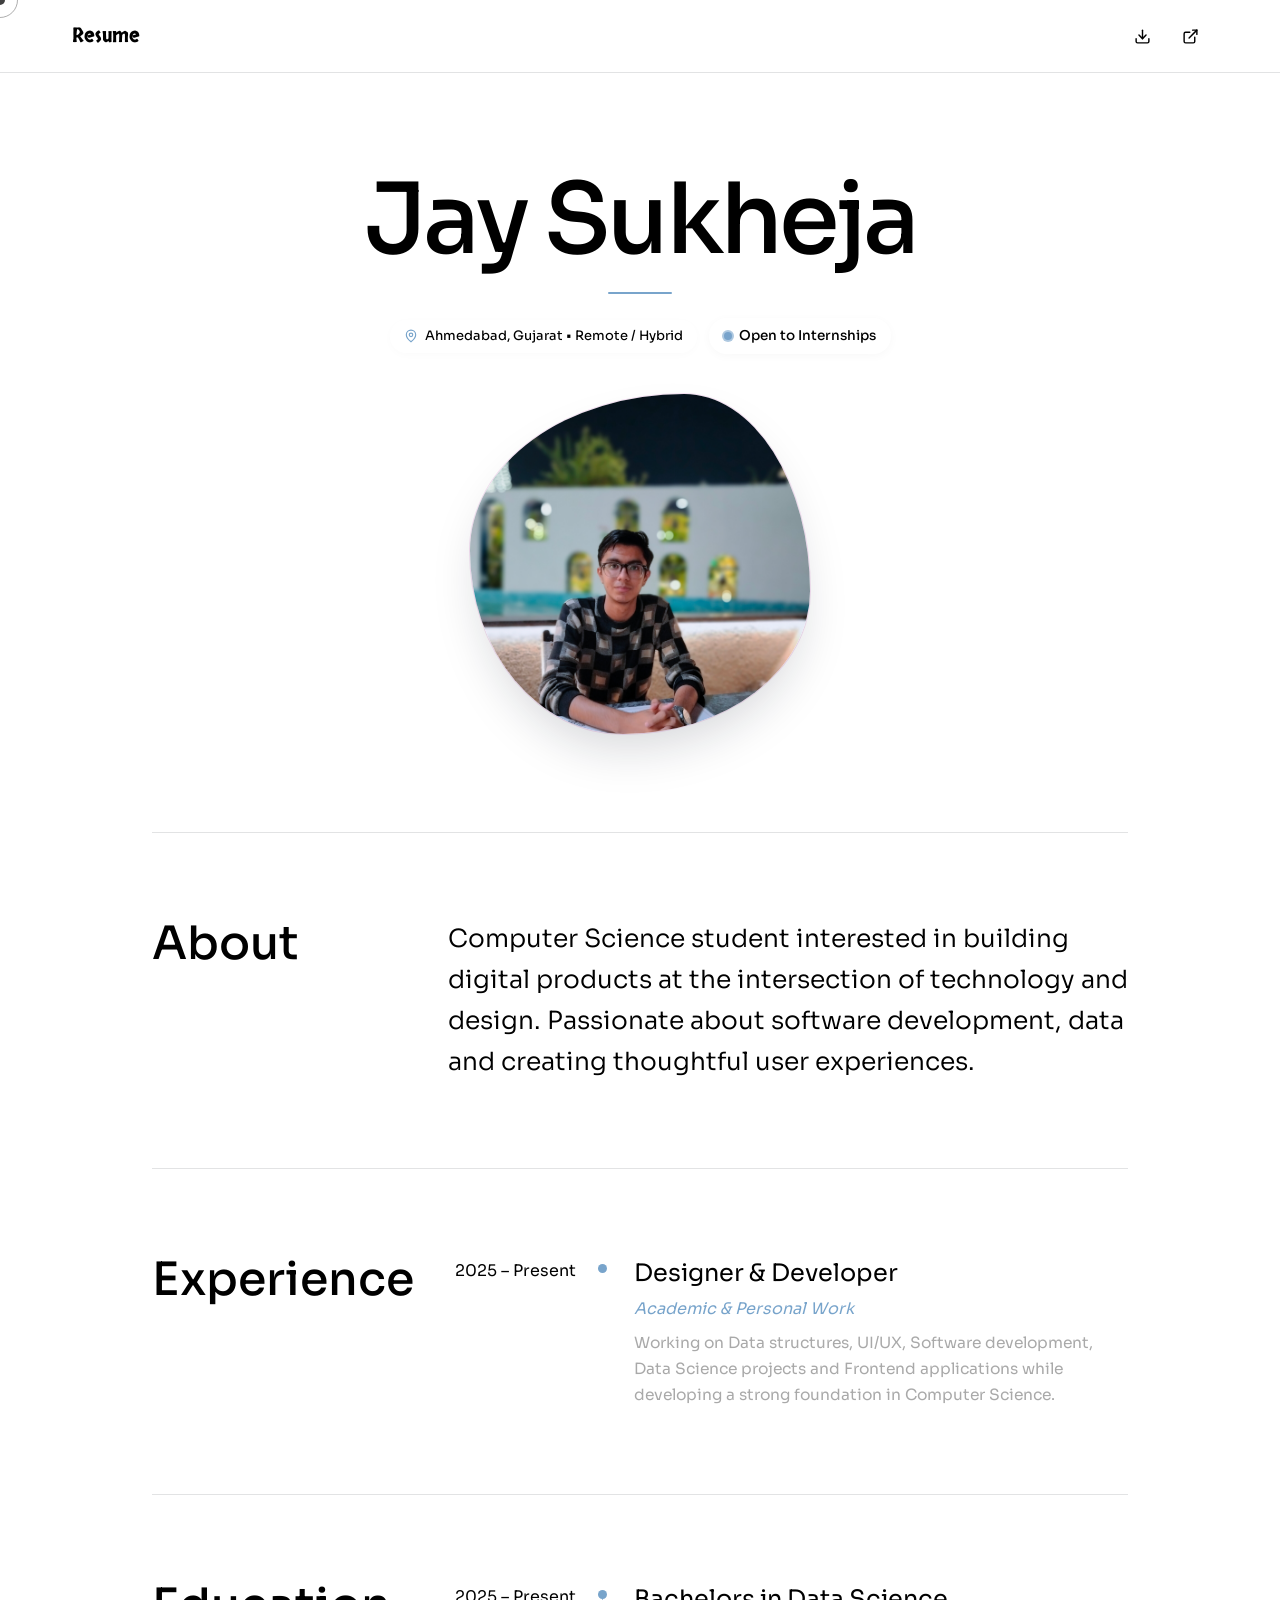
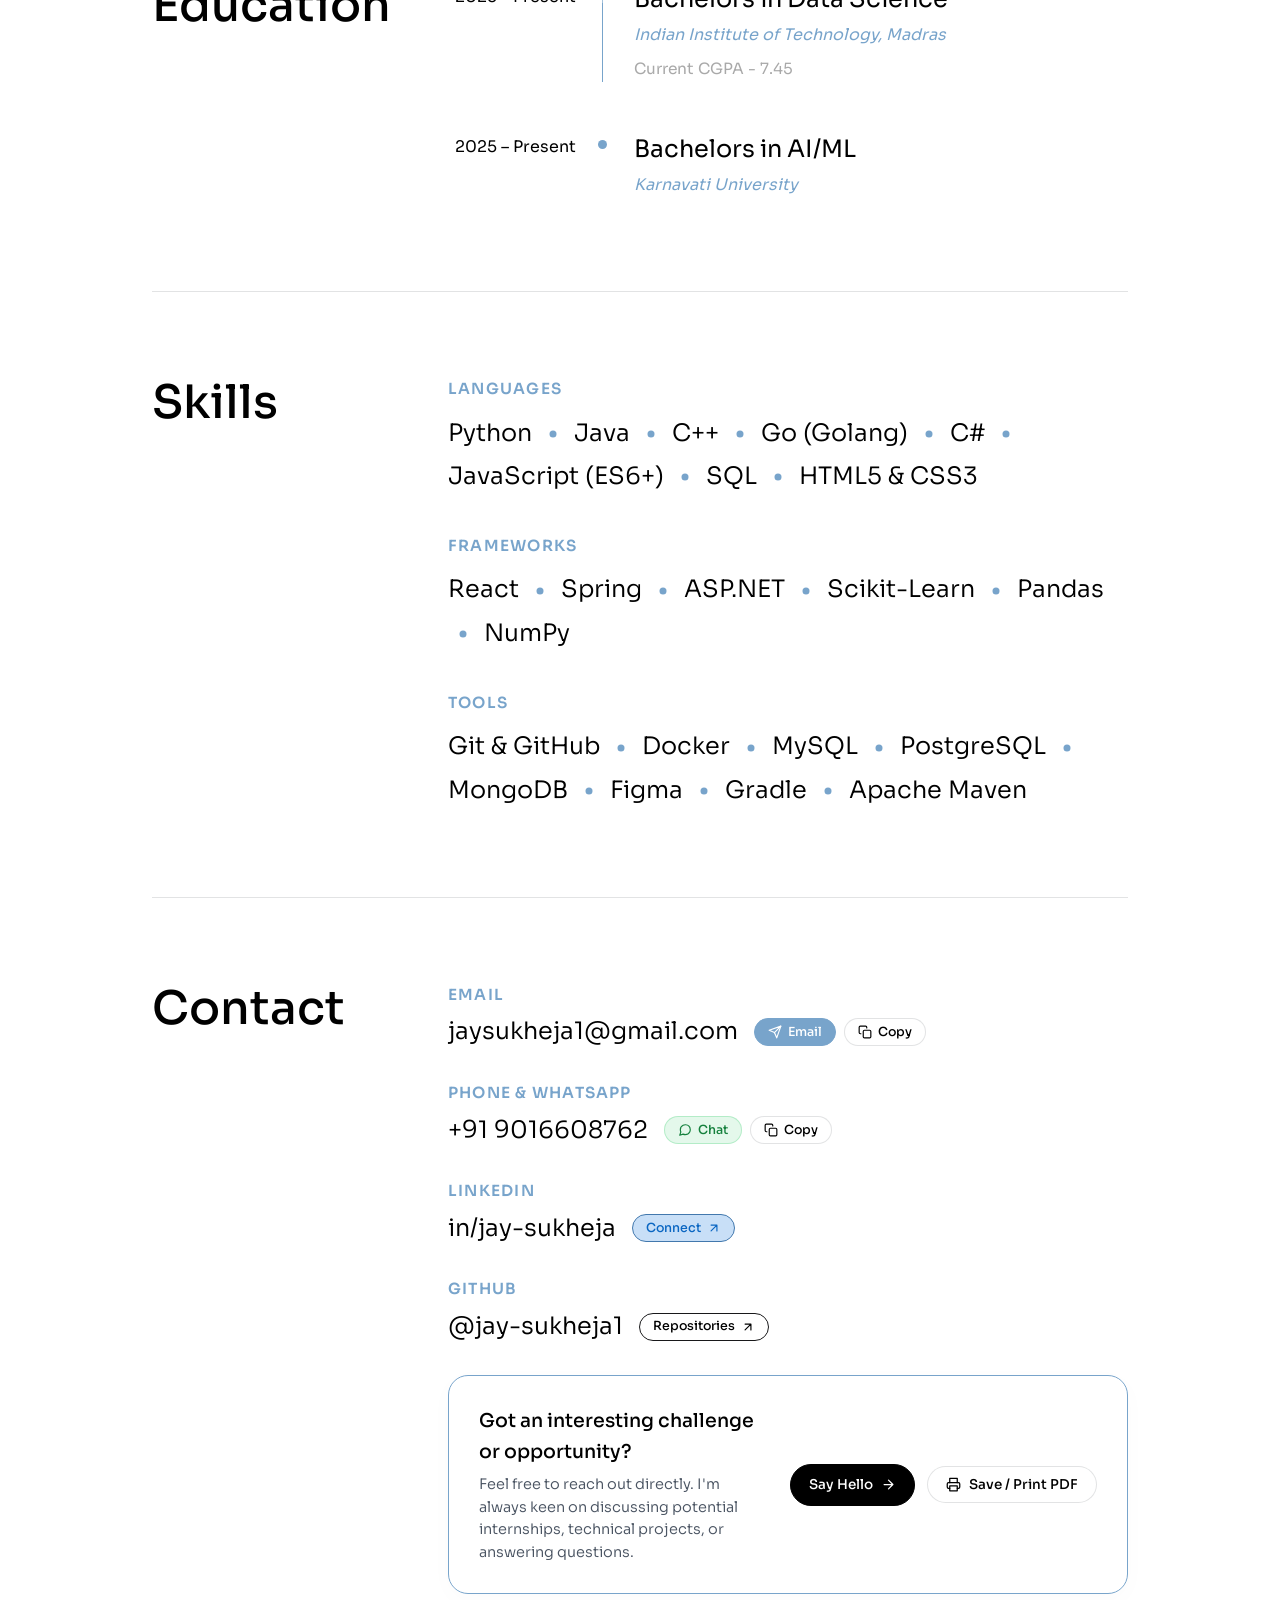
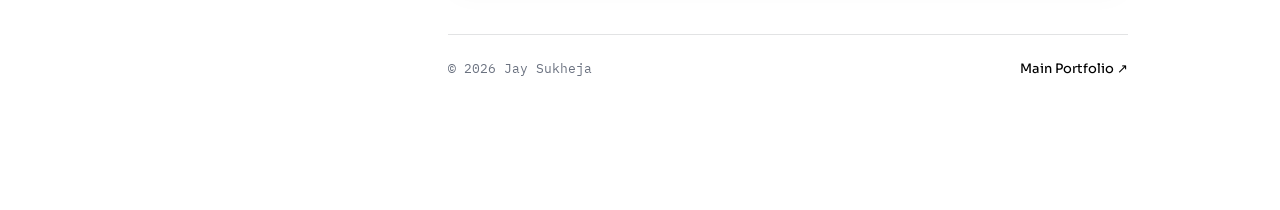
<file: resume.html>
<!doctype html>
<html lang="en">
  <head>
    <meta charset="UTF-8" />
    <meta name="viewport" content="width=device-width, initial-scale=1.0" />
    <title>Jay's Resume</title>
    <meta
      name="description"
      content="Resume and portfolio of Jay Sukheja - Designer & Developer specializing in Software Development, Data Science, and UI/UX."
    />
    <link rel="stylesheet" href="css/resume.css" />
    <link
      rel="icon"
      href="data:image/svg+xml,<svg xmlns=%22http://www.w3.org/2000/svg%22 viewBox=%220 0 100 100%22><text y=%22.9em%22 font-size=%2290%22>🥐</text></svg>"
    />
  </head>
  <body>
    <div class="cursor" id="cursor"></div>
    <div class="cursor-follower" id="cursorFollower"></div>

    <!-- ── FIXED TOP BAR ── -->
    <header class="top-nav" id="topNav">
      <div class="top-nav-inner">
        <!-- Left: Brand Title -->
        <a href="#hero" class="nav-brand"> Resume </a>

        <!-- Right: Action Icons -->
        <nav class="nav-actions" aria-label="Quick links">
          <!-- Download CV -->
          <a
            href="javascript:window.print()"
            class="nav-icon-link"
            title="Download / Print CV"
            aria-label="Download or Print CV"
          >
            <svg
              viewBox="0 0 24 24"
              fill="none"
              stroke="currentColor"
              stroke-width="2"
              stroke-linecap="round"
              stroke-linejoin="round"
            >
              <path d="M21 15v4a2 2 0 0 1-2 2H5a2 2 0 0 1-2-2v-4"></path>
              <polyline points="7 10 12 15 17 10"></polyline>
              <line x1="12" y1="15" x2="12" y2="3"></line>
            </svg>
          </a>

          <!-- Portfolio Link -->
          <a
            href="index.html"
            class="nav-icon-link"
            title="View Main Portfolio"
            aria-label="View Main Portfolio"
          >
            <svg
              viewBox="0 0 24 24"
              fill="none"
              stroke="currentColor"
              stroke-width="2"
              stroke-linecap="round"
              stroke-linejoin="round"
            >
              <path
                d="M18 13v6a2 2 0 0 1-2 2H5a2 2 0 0 1-2-2V8a2 2 0 0 1 2-2h6"
              ></path>
              <polyline points="15 3 21 3 21 9"></polyline>
              <line x1="10" y1="14" x2="21" y2="3"></line>
            </svg>
          </a>
        </nav>
      </div>
    </header>

    <main class="page-container">
      <!-- ── HERO SECTION ── -->
      <section class="hero-section" id="hero">
        <h1 class="hero-title">Jay Sukheja</h1>
        <hr class="hero-rule" aria-hidden="true" />
        <div class="hero-badges">
          <div class="contact-lead-wrap">
            <div class="contact-status-badges">
              <span class="contact-status-badge location">
                <svg
                  viewBox="0 0 24 24"
                  width="14"
                  height="14"
                  fill="none"
                  stroke="currentColor"
                  stroke-width="2"
                  stroke-linecap="round"
                  stroke-linejoin="round"
                  aria-hidden="true"
                >
                  <path d="M20 10c0 6-8 12-8 12s-8-6-8-12a8 8 0 0 1 16 0Z" />
                  <circle cx="12" cy="10" r="3" />
                </svg>
                Ahmedabad, Gujarat &bull; Remote / Hybrid
              </span>
            </div>
          </div>
          <a
            href="#contact"
            class="hero-badge badge-available"
            title="Scroll to Contact section"
            aria-label="Open to Internships - Jump to Contact section"
          >
            <span class="pulse-dot" aria-hidden="true"></span>
            Open to Internships
          </a>
        </div>
        <div class="hero-portrait-wrap">
          <img
            src="resources/resume-picture.webp"
            alt="Portrait of Jay Sukheja"
            class="hero-portrait-blob"
          />
        </div>
      </section>

      <!-- ── ABOUT SECTION ── -->
      <section class="portfolio-section about-section" id="about">
        <h2 class="section-title">About</h2>
        <div class="about-content">
          <p class="about-text">
            Computer Science student interested in building digital products at
            the intersection of technology and design. Passionate about software
            development, data and creating thoughtful user experiences.
          </p>
        </div>
      </section>

      <!-- ── EXPERIENCE SECTION ── -->
      <section class="portfolio-section experience-section" id="experience">
        <!-- 3 centered decorative teal dots -->

        <h2 class="section-title">Experience</h2>

        <div class="timeline-list">
          <!-- Item 1 -->
          <article class="timeline-entry">
            <div class="timeline-date-col">
              <span class="timeline-date">2025 &ndash; Present</span>
            </div>
            <div class="timeline-spine-col" aria-hidden="true">
              <div class="timeline-node"></div>
              <div class="timeline-line"></div>
            </div>
            <div class="timeline-details-col">
              <h3 class="timeline-role">Designer &amp; Developer</h3>
              <p class="timeline-org">Academic &amp; Personal Work</p>
              <p class="timeline-desc">
                Working on Data structures, UI/UX, Software development, Data
                Science projects and Frontend applications while developing a
                strong foundation in Computer Science.
              </p>
            </div>
          </article>

          <!--          &lt;!&ndash; Item 2 &ndash;&gt;-->
          <!--          <article class="timeline-entry">-->
          <!--            <div class="timeline-date-col">-->
          <!--              <span class="timeline-date">2016 &ndash; 2019</span>-->
          <!--            </div>-->
          <!--            <div class="timeline-spine-col" aria-hidden="true">-->
          <!--              <div class="timeline-node"></div>-->
          <!--              <div class="timeline-line"></div>-->
          <!--            </div>-->
          <!--            <div class="timeline-details-col">-->
          <!--              <h3 class="timeline-role">Associate Creative Director</h3>-->
          <!--              <p class="timeline-org">Mother New York</p>-->
          <!--              <p class="timeline-desc">-->
          <!--                Led creative direction for major brand campaigns including-->
          <!--                Target&rsquo;s holiday campaign and Stella Artois rebrand.-->
          <!--                Managed cross-functional teams of 15+ across design, copy, and-->
          <!--                production. Won 3 Cannes Lions and 2 D&amp;AD Pencils. Mentored-->
          <!--                junior creatives and established internal design critique-->
          <!--                program.-->
          <!--              </p>-->
          <!--            </div>-->
          <!--          </article>-->

          <!--          &lt;!&ndash; Item 3 &ndash;&gt;-->
          <!--          <article class="timeline-entry">-->
          <!--            <div class="timeline-date-col">-->
          <!--              <span class="timeline-date">2013 &ndash; 2016</span>-->
          <!--            </div>-->
          <!--            <div class="timeline-spine-col" aria-hidden="true">-->
          <!--              <div class="timeline-node"></div>-->
          <!--              <div class="timeline-line"></div>-->
          <!--            </div>-->
          <!--            <div class="timeline-details-col">-->
          <!--              <h3 class="timeline-role">Senior Designer</h3>-->
          <!--              <p class="timeline-org">Pentagram</p>-->
          <!--              <p class="timeline-desc">-->
          <!--                Collaborated with partners on brand identity projects for-->
          <!--                cultural institutions and tech companies. Key projects included-->
          <!--                identity systems for the Whitney Museum pop-up exhibition and-->
          <!--                Mastercard&rsquo;s sonic branding visual companion. Developed-->
          <!--                expertise in large-scale identity systems and brand guidelines.-->
          <!--              </p>-->
          <!--            </div>-->
          <!--          </article>-->

          <!--          &lt;!&ndash; Item 4 &ndash;&gt;-->
          <!--          <article class="timeline-entry">-->
          <!--            <div class="timeline-date-col">-->
          <!--              <span class="timeline-date">2011 &ndash; 2013</span>-->
          <!--            </div>-->
          <!--            <div class="timeline-spine-col" aria-hidden="true">-->
          <!--              <div class="timeline-node"></div>-->
          <!--              <div class="timeline-line"></div>-->
          <!--            </div>-->
          <!--            <div class="timeline-details-col">-->
          <!--              <h3 class="timeline-role">Junior Designer</h3>-->
          <!--              <p class="timeline-org">Sagmeister &amp; Walsh</p>-->
          <!--              <p class="timeline-desc">-->
          <!--                Cut my teeth in one of the world&rsquo;s most innovative design-->
          <!--                studios. Contributed to campaigns for Adobe, Levi&rsquo;s, and-->
          <!--                The New York Times. Learned the art of conceptual thinking and-->
          <!--                experimental typography. This experience shaped my belief that-->
          <!--                design should provoke emotion.-->
          <!--              </p>-->
          <!--            </div>-->
          <!--          </article>-->
        </div>
      </section>

      <!-- ── EDUCATION SECTION ── -->
      <section class="portfolio-section education-section" id="education">
        <!-- 3 centered decorative teal dots -->
        <h2 class="section-title">Education</h2>

        <div class="timeline-list">
          <!-- Item 1 -->
          <article class="timeline-entry">
            <div class="timeline-date-col">
              <span class="timeline-date">2025 &ndash; Present</span>
            </div>
            <div class="timeline-spine-col" aria-hidden="true">
              <div class="timeline-node"></div>
              <div class="timeline-line"></div>
            </div>
            <div class="timeline-details-col">
              <h3 class="timeline-role">Bachelors in Data Science</h3>
              <p class="timeline-org">Indian Institute of Technology, Madras</p>
              <p class="timeline-desc">Current CGPA - 7.45</p>
            </div>
          </article>

          <!-- Item 2 -->
          <article class="timeline-entry">
            <div class="timeline-date-col">
              <span class="timeline-date">2025 &ndash; Present</span>
            </div>
            <div class="timeline-spine-col" aria-hidden="true">
              <div class="timeline-node"></div>
              <div class="timeline-line"></div>
            </div>
            <div class="timeline-details-col">
              <h3 class="timeline-role">Bachelors in AI/ML</h3>
              <p class="timeline-org">Karnavati University</p>
              <p class="timeline-desc"></p>
            </div>
          </article>
        </div>
      </section>

      <!-- ── SKILLS SECTION ── -->
      <section class="portfolio-section skills-section" id="skills">
        <h2 class="section-title">Skills</h2>

        <div class="skills-container">
          <!-- Languages Subsection -->
          <div class="skills-group">
            <h3 class="skills-group-title">Languages</h3>
            <p class="skills-inline-list">
              <span class="skill-tag">Python</span>
              <svg
                class="skill-dot"
                width="10"
                height="10"
                viewBox="0 0 10 10"
                aria-hidden="true"
              >
                <circle cx="5" cy="5" r="3.5" fill="#78A4CB" />
              </svg>
              <span class="skill-tag">Java</span>
              <svg
                class="skill-dot"
                width="10"
                height="10"
                viewBox="0 0 10 10"
                aria-hidden="true"
              >
                <circle cx="5" cy="5" r="3.5" fill="#78A4CB" />
              </svg>
              <span class="skill-tag">C++</span>
              <svg
                class="skill-dot"
                width="10"
                height="10"
                viewBox="0 0 10 10"
                aria-hidden="true"
              >
                <circle cx="5" cy="5" r="3.5" fill="#78A4CB" />
              </svg>
              <span class="skill-tag">Go (Golang)</span>
              <svg
                class="skill-dot"
                width="10"
                height="10"
                viewBox="0 0 10 10"
                aria-hidden="true"
              >
                <circle cx="5" cy="5" r="3.5" fill="#78A4CB" />
              </svg>
              <span class="skill-tag">C#</span>
              <svg
                class="skill-dot"
                width="10"
                height="10"
                viewBox="0 0 10 10"
                aria-hidden="true"
              >
                <circle cx="5" cy="5" r="3.5" fill="#78A4CB" />
              </svg>
              <span class="skill-tag">JavaScript (ES6+)</span>
              <svg
                class="skill-dot"
                width="10"
                height="10"
                viewBox="0 0 10 10"
                aria-hidden="true"
              >
                <circle cx="5" cy="5" r="3.5" fill="#78A4CB" />
              </svg>
              <span class="skill-tag">SQL</span>
              <svg
                class="skill-dot"
                width="10"
                height="10"
                viewBox="0 0 10 10"
                aria-hidden="true"
              >
                <circle cx="5" cy="5" r="3.5" fill="#78A4CB" />
              </svg>
              <span class="skill-tag">HTML5 &amp; CSS3</span>
            </p>
          </div>

          <!-- Frameworks Subsection -->
          <div class="skills-group">
            <h3 class="skills-group-title">Frameworks</h3>
            <p class="skills-inline-list">
              <span class="skill-tag">React</span>
              <svg
                class="skill-dot"
                width="10"
                height="10"
                viewBox="0 0 10 10"
                aria-hidden="true"
              >
                <circle cx="5" cy="5" r="3.5" fill="#78A4CB" />
              </svg>
              <span class="skill-tag">Spring</span>
              <svg
                class="skill-dot"
                width="10"
                height="10"
                viewBox="0 0 10 10"
                aria-hidden="true"
              >
                <circle cx="5" cy="5" r="3.5" fill="#78A4CB" />
              </svg>
              <span class="skill-tag">ASP.NET</span>
              <svg
                class="skill-dot"
                width="10"
                height="10"
                viewBox="0 0 10 10"
                aria-hidden="true"
              >
                <circle cx="5" cy="5" r="3.5" fill="#78A4CB" />
              </svg>
              <span class="skill-tag">Scikit-Learn</span>
              <svg
                class="skill-dot"
                width="10"
                height="10"
                viewBox="0 0 10 10"
                aria-hidden="true"
              >
                <circle cx="5" cy="5" r="3.5" fill="#78A4CB" />
              </svg>
              <span class="skill-tag">Pandas</span>
              <svg
                class="skill-dot"
                width="10"
                height="10"
                viewBox="0 0 10 10"
                aria-hidden="true"
              >
                <circle cx="5" cy="5" r="3.5" fill="#78A4CB" />
              </svg>
              <span class="skill-tag">NumPy</span>
            </p>
          </div>

          <!-- Tools Subsection -->
          <div class="skills-group">
            <h3 class="skills-group-title">Tools</h3>
            <p class="skills-inline-list">
              <span class="skill-tag">Git &amp; GitHub</span>
              <svg
                class="skill-dot"
                width="10"
                height="10"
                viewBox="0 0 10 10"
                aria-hidden="true"
              >
                <circle cx="5" cy="5" r="3.5" fill="#78A4CB" />
              </svg>
              <span class="skill-tag">Docker</span>
              <svg
                class="skill-dot"
                width="10"
                height="10"
                viewBox="0 0 10 10"
                aria-hidden="true"
              >
                <circle cx="5" cy="5" r="3.5" fill="#78A4CB" />
              </svg>
              <span class="skill-tag">MySQL</span>
              <svg
                      class="skill-dot"
                      width="10"
                      height="10"
                      viewBox="0 0 10 10"
                      aria-hidden="true"
              >
                <circle cx="5" cy="5" r="3.5" fill="#78A4CB" />
              </svg>
              <span class="skill-tag">PostgreSQL</span>
              <svg
                class="skill-dot"
                width="10"
                height="10"
                viewBox="0 0 10 10"
                aria-hidden="true"
              >
                <circle cx="5" cy="5" r="3.5" fill="#78A4CB" />
              </svg>
              <span class="skill-tag">MongoDB</span>
              <svg
                class="skill-dot"
                width="10"
                height="10"
                viewBox="0 0 10 10"
                aria-hidden="true"
              >
                <circle cx="5" cy="5" r="3.5" fill="#78A4CB" />
              </svg>
              <span class="skill-tag">Figma</span>
              <svg
                class="skill-dot"
                width="10"
                height="10"
                viewBox="0 0 10 10"
                aria-hidden="true"
              >
                <circle cx="5" cy="5" r="3.5" fill="#78A4CB" />
              </svg>
              <span class="skill-tag">Gradle</span>
              <svg
                      class="skill-dot"
                      width="10"
                      height="10"
                      viewBox="0 0 10 10"
                      aria-hidden="true"
              >
                <circle cx="5" cy="5" r="3.5" fill="#78A4CB" />
              </svg>
              <span class="skill-tag">Apache Maven</span>
            </p>
          </div>
        </div>
      </section>

      <!-- ── CONTACT SECTION & FOOTER ── -->
      <section class="portfolio-section contact-section" id="contact">
        <h2 class="section-title">Contact</h2>

        <div class="contact-content-wrap">
          <div class="contact-list">
            <!-- Email -->
            <div class="contact-group">
              <h3 class="contact-group-title">Email</h3>
              <div class="contact-row">
                <a
                  href="mailto:jaysukheja1@gmail.com"
                  class="contact-value"
                  title="Send email to jaysukheja1@gmail.com"
                  >jaysukheja1@gmail.com</a
                >
                <div class="contact-actions">
                  <a
                    href="mailto:jaysukheja1@gmail.com?subject=Hello%20Jay%20-%20From%20Resume"
                    class="contact-action-btn primary"
                    title="Send Email"
                  >
                    <svg
                      viewBox="0 0 24 24"
                      fill="none"
                      stroke="currentColor"
                      stroke-width="2"
                      stroke-linecap="round"
                      stroke-linejoin="round"
                    >
                      <line x1="22" y1="2" x2="11" y2="13"></line>
                      <polygon points="22 2 15 22 11 13 2 9 22 2"></polygon>
                    </svg>
                    <span>Email</span>
                  </a>
                  <button
                    type="button"
                    class="contact-action-btn copy-btn"
                    data-copy="jaysukheja1@gmail.com"
                    title="Copy email address"
                    aria-label="Copy email address"
                  >
                    <svg
                      class="copy-icon"
                      viewBox="0 0 24 24"
                      fill="none"
                      stroke="currentColor"
                      stroke-width="2"
                      stroke-linecap="round"
                      stroke-linejoin="round"
                    >
                      <rect
                        x="9"
                        y="9"
                        width="13"
                        height="13"
                        rx="2"
                        ry="2"
                      ></rect>
                      <path
                        d="M5 15H4a2 2 0 0 1-2-2V4a2 2 0 0 1 2-2h9a2 2 0 0 1 2 2v1"
                      ></path>
                    </svg>
                    <span class="copy-text">Copy</span>
                  </button>
                </div>
              </div>
            </div>

            <!-- Phone & WhatsApp -->
            <div class="contact-group">
              <h3 class="contact-group-title">Phone &amp; WhatsApp</h3>
              <div class="contact-row">
                <a href="tel:+919016608762" class="contact-value"
                  >+91 9016608762</a
                >
                <div class="contact-actions">
                  <a
                    href="https://wa.me/919016608762"
                    target="_blank"
                    rel="noopener noreferrer"
                    class="contact-action-btn whatsapp"
                    title="Chat on WhatsApp"
                  >
                    <svg
                      viewBox="0 0 24 24"
                      fill="none"
                      stroke="currentColor"
                      stroke-width="2"
                      stroke-linecap="round"
                      stroke-linejoin="round"
                    >
                      <path
                        d="M21 11.5a8.38 8.38 0 0 1-.9 3.8 8.5 8.5 0 0 1-7.6 4.7 8.38 8.38 0 0 1-3.8-.9L3 21l1.9-5.7a8.38 8.38 0 0 1-.9-3.8 8.5 8.5 0 0 1 4.7-7.6 8.38 8.38 0 0 1 3.8-.9h.5a8.48 8.48 0 0 1 8 8v.5z"
                      />
                    </svg>
                    <span>Chat</span>
                  </a>
                  <button
                    type="button"
                    class="contact-action-btn copy-btn"
                    data-copy="+919016608762"
                    title="Copy phone number"
                    aria-label="Copy phone number"
                  >
                    <svg
                      class="copy-icon"
                      viewBox="0 0 24 24"
                      fill="none"
                      stroke="currentColor"
                      stroke-width="2"
                      stroke-linecap="round"
                      stroke-linejoin="round"
                    >
                      <rect
                        x="9"
                        y="9"
                        width="13"
                        height="13"
                        rx="2"
                        ry="2"
                      ></rect>
                      <path
                        d="M5 15H4a2 2 0 0 1-2-2V4a2 2 0 0 1 2-2h9a2 2 0 0 1 2 2v1"
                      ></path>
                    </svg>
                    <span class="copy-text">Copy</span>
                  </button>
                </div>
              </div>
            </div>

            <!-- LinkedIn -->
            <div class="contact-group">
              <h3 class="contact-group-title">LinkedIn</h3>
              <div class="contact-row">
                <a
                  href="https://www.linkedin.com/in/jay-sukheja"
                  target="_blank"
                  rel="noopener noreferrer"
                  class="contact-value"
                  >in/jay-sukheja</a
                >
                <div class="contact-actions">
                  <a
                    href="https://www.linkedin.com/in/jay-sukheja"
                    target="_blank"
                    rel="noopener noreferrer"
                    class="contact-action-btn linkedin"
                  >
                    <span id="linkedin-connect">Connect</span>
                    <svg
                      viewBox="0 0 24 24"
                      width="14"
                      height="14"
                      fill="none"
                      stroke="currentColor"
                      stroke-width="2"
                      stroke-linecap="round"
                      stroke-linejoin="round"
                    >
                      <path d="M7 17L17 7M7 7h10v10" />
                    </svg>
                  </a>
                </div>
              </div>
            </div>

            <!-- GitHub -->
            <div class="contact-group">
              <h3 class="contact-group-title">GitHub</h3>
              <div class="contact-row">
                <a
                  href="https://github.com/jay-sukheja1"
                  target="_blank"
                  rel="noopener noreferrer"
                  class="contact-value"
                  >@jay-sukheja1</a
                >
                <div class="contact-actions">
                  <a
                    href="https://github.com/jay-sukheja1"
                    target="_blank"
                    rel="noopener noreferrer"
                    class="contact-action-btn github"
                  >
                    <span>Repositories</span>
                    <svg
                      viewBox="0 0 24 24"
                      width="14"
                      height="14"
                      fill="none"
                      stroke="currentColor"
                      stroke-width="2"
                      stroke-linecap="round"
                      stroke-linejoin="round"
                    >
                      <path d="M7 17L17 7M7 7h10v10" />
                    </svg>
                  </a>
                </div>
              </div>
            </div>
          </div>

          <!-- Quick Action / CTA Callout -->
          <div class="contact-cta-box">
            <div class="contact-cta-content">
              <h3 class="contact-cta-title">
                Got an interesting challenge or opportunity?
              </h3>
              <p class="contact-cta-desc">
                Feel free to reach out directly. I'm always keen on discussing
                potential internships, technical projects, or answering
                questions.
              </p>
            </div>
            <div class="contact-cta-actions">
              <a
                href="https://form.typeform.com/to/BeII9pUD"
                class="cta-pill-btn primary"
                target="_blank"
              >
                <span>Say Hello</span>
                <svg
                  viewBox="0 0 24 24"
                  width="15"
                  height="15"
                  fill="none"
                  stroke="currentColor"
                  stroke-width="2"
                  stroke-linecap="round"
                  stroke-linejoin="round"
                >
                  <path d="M5 12h14M12 5l7 7-7 7" />
                </svg>
              </a>
              <button
                type="button"
                onclick="window.print()"
                class="cta-pill-btn secondary"
                title="Print or Save PDF"
              >
                <svg
                  viewBox="0 0 24 24"
                  width="15"
                  height="15"
                  fill="none"
                  stroke="currentColor"
                  stroke-width="2"
                  stroke-linecap="round"
                  stroke-linejoin="round"
                >
                  <polyline points="6 9 6 2 18 2 18 9"></polyline>
                  <path
                    d="M6 18H4a2 2 0 0 1-2-2v-5a2 2 0 0 1 2-2h16a2 2 0 0 1 2 2v5a2 2 0 0 1-2 2h-2"
                  ></path>
                  <rect x="6" y="14" width="12" height="8"></rect>
                </svg>
                <span>Save / Print PDF</span>
              </button>
            </div>
          </div>

          <!-- Resume Footer -->
          <footer class="resume-footer">
            <div class="resume-footer-left">
              <span class="resume-footer-copy" style="font-family: var(--font-mono);">
                &copy; <span id="footerYear">2026</span> Jay Sukheja
              </span>
            </div>
            <div class="resume-footer-right">
              <a target="_blank" href="index.html" class="resume-footer-link"
                >Main Portfolio &nearr;</a
              >
            </div>
          </footer>
        </div>
      </section>
    </main>

    <!-- ── SCROLL OBSERVER & INTERACTION SCRIPTS ── -->
    <script>
      // Smooth dynamic reveal for header avatar once hero scrolls past
      const heroSection = document.getElementById("hero");
      const navAvatar = document.getElementById("navAvatar");
      const footerYear = document.getElementById("footerYear");

      if (footerYear) {
        footerYear.textContent = new Date().getFullYear();
      }

      if (heroSection && navAvatar) {
        const observer = new IntersectionObserver(
          (entries) => {
            entries.forEach((entry) => {
              if (entry.isIntersecting) {
                navAvatar.classList.remove("visible");
              } else {
                navAvatar.classList.add("visible");
              }
            });
          },
          {
            threshold: 0.15,
          },
        );

        observer.observe(heroSection);
      }

      // Copy-to-clipboard functionality with instant tactile feedback
      document.querySelectorAll(".copy-btn").forEach((button) => {
        button.addEventListener("click", async () => {
          const textToCopy = button.getAttribute("data-copy");
          if (!textToCopy) return;

          try {
            await navigator.clipboard.writeText(textToCopy);
            const copyTextSpan = button.querySelector(".copy-text");
            const originalText =
              copyTextSpan ? copyTextSpan.textContent : "Copy";
            button.classList.add("copied");
            if (copyTextSpan) copyTextSpan.textContent = "Copied! ✓";

            setTimeout(() => {
              button.classList.remove("copied");
              if (copyTextSpan) copyTextSpan.textContent = originalText;
            }, 2000);
          } catch (err) {
            console.error("Clipboard copy failed:", err);
          }
        });
      });

      // Smooth scroll to contact section when clicking "Open to Internships" badge
      const internshipBadge = document.querySelector(".badge-available");
      if (internshipBadge) {
        internshipBadge.addEventListener("click", (e) => {
          const contactSection = document.getElementById("contact");
          if (contactSection) {
            e.preventDefault();
            contactSection.scrollIntoView({ behavior: "smooth" });
            history.pushState(null, "", "#contact");
          }
        });
      }

      const cursor = document.getElementById("cursor");
      const follower = document.getElementById("cursorFollower");
      let mx = 0,
        my = 0,
        fx = 0,
        fy = 0;
      document.addEventListener("mousemove", (e) => {
        mx = e.clientX;
        my = e.clientY;
        cursor.style.left = mx + "px";
        cursor.style.top = my + "px";
      });
      (function loop() {
        fx += (mx - fx) * 0.13;
        fy += (my - fy) * 0.13;
        follower.style.left = fx + "px";
        follower.style.top = fy + "px";
        requestAnimationFrame(loop);
      })();
    </script>
  </body>
</html>
</file>
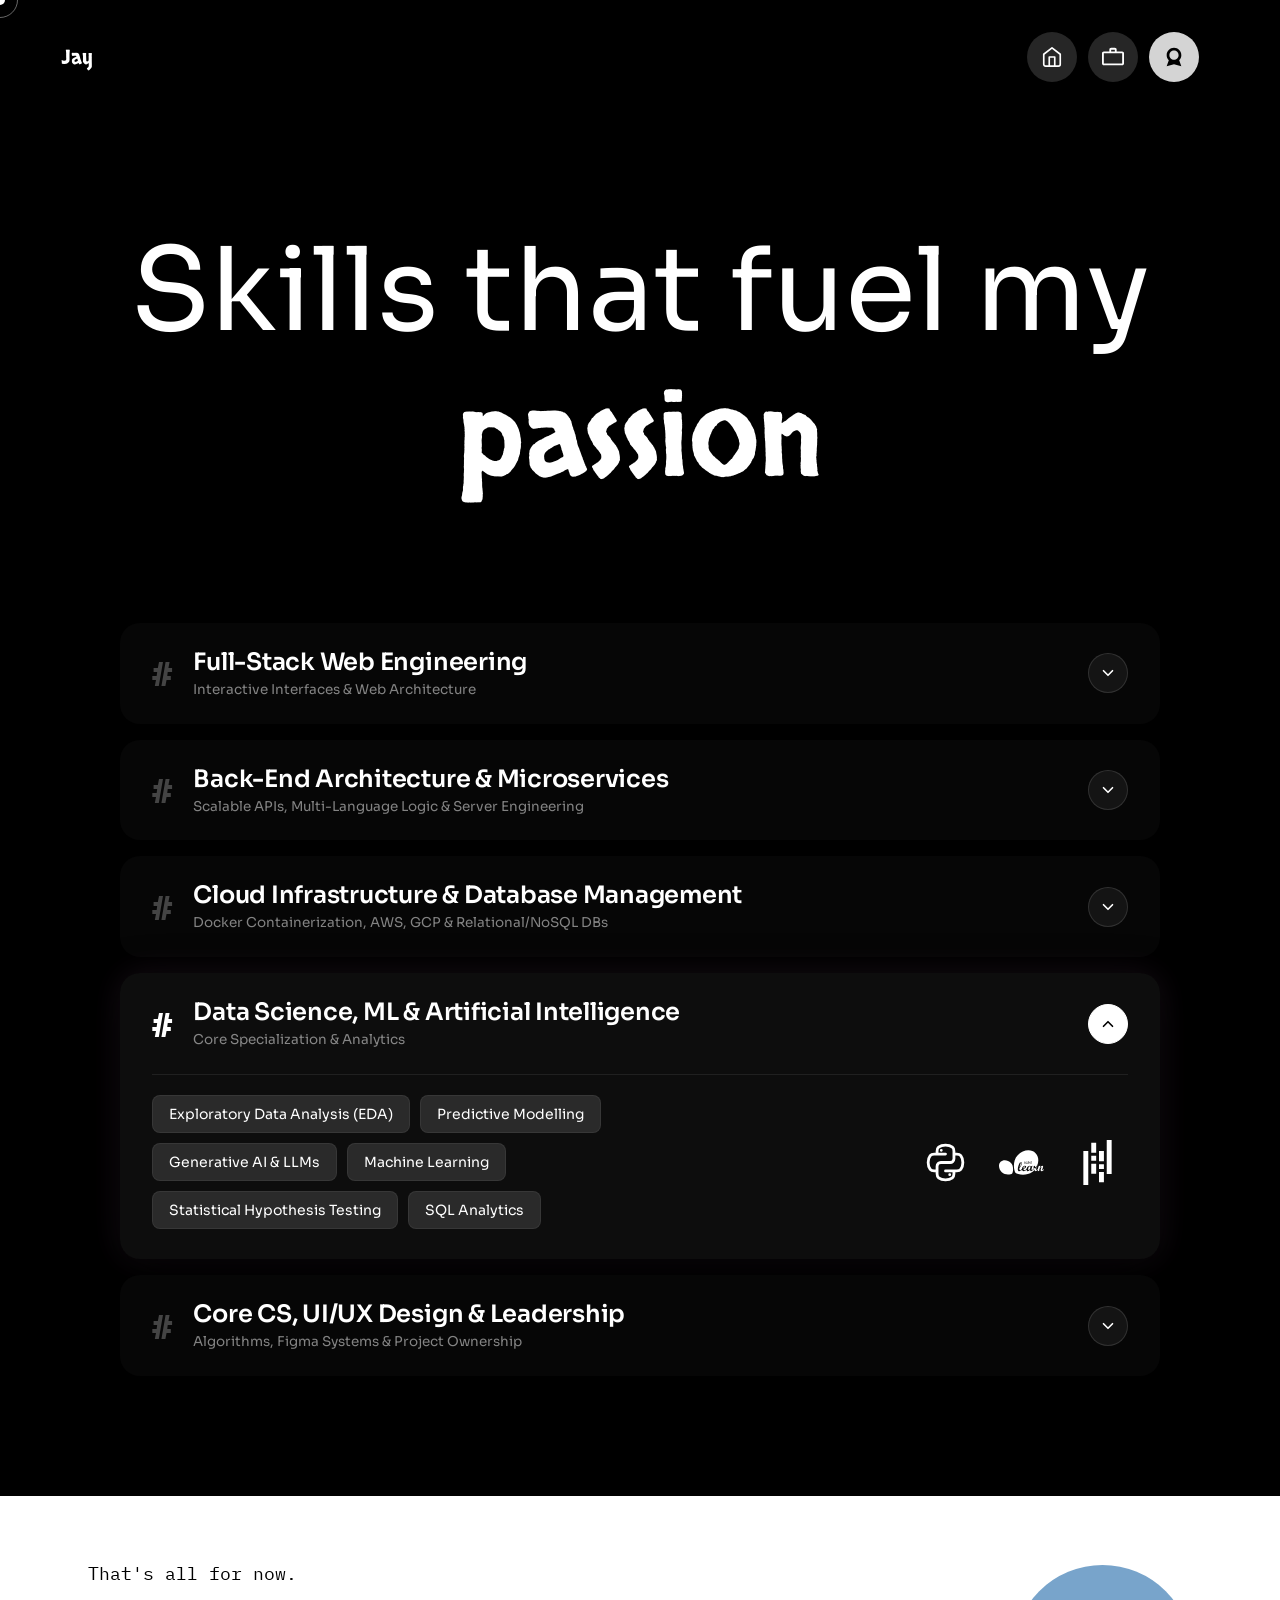
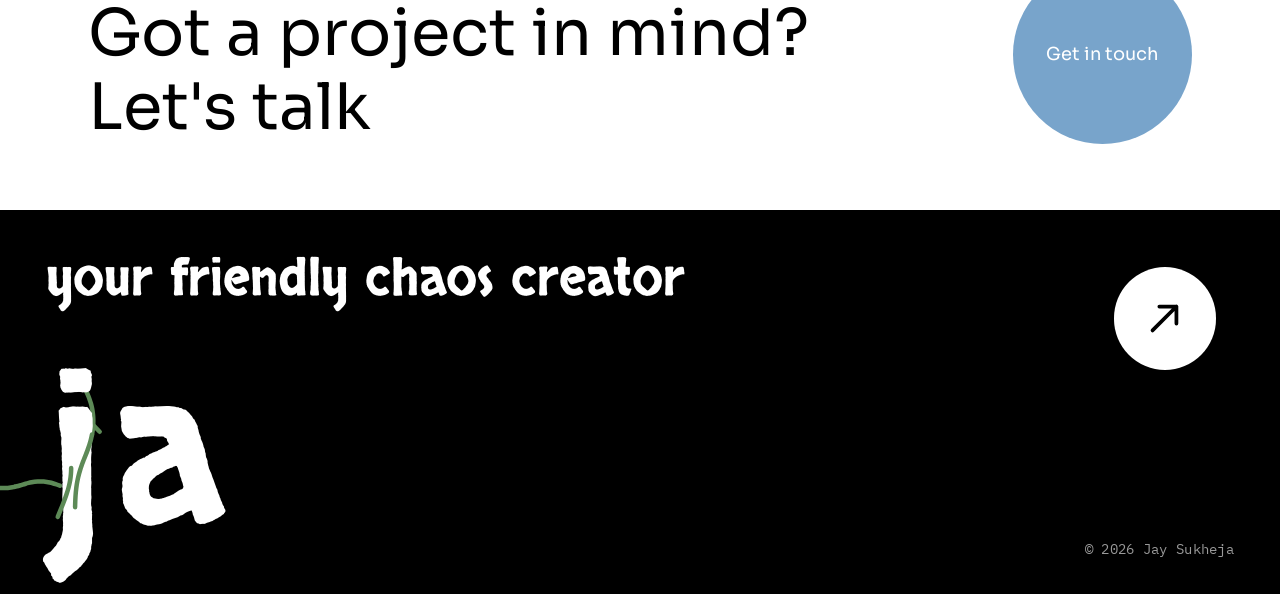
<file: skills copy.html>
<!doctype html>
<html lang="en">
  <head>
    <meta charset="UTF-8" />
    <meta name="viewport" content="width=device-width, initial-scale=1.0" />
    <title>Jay's Skills</title>
    <link rel="stylesheet" href="css/skills%20copy.css" />
    <link rel="stylesheet" href="css/tilt-card.css" />
    <link
      rel="icon"
      href="data:image/svg+xml,<svg xmlns=%22http://www.w3.org/2000/svg%22 viewBox=%220 0 100 100%22><text y=%22.9em%22 font-size=%2290%22>🥐</text></svg>"
    />
  </head>

  <body>
    <div class="cursor" id="cursor"></div>
    <div class="cursor-follower" id="cursorFollower"></div>

    <!-- Nav -->
    <nav class="nav">
      <a href="index.html" class="nav-logo">Jay</a>
      <!-- Navigation Pill -->
      <div class="nav-pill">
        <!-- Home -->
        <a
          href="index.html"
          class="nav-pill-btn"
          aria-label="Home"
          id="pill-home"
          title="Home"
        >
          <svg
            viewBox="0 0 24 24"
            fill="none"
            stroke="#fff"
            stroke-width="1.8"
            stroke-linecap="round"
            stroke-linejoin="round"
          >
            <path d="M3 9l9-7 9 7v11a2 2 0 0 1-2 2H5a2 2 0 0 1-2-2z" />
            <polyline points="9 22 9 12 15 12 15 22" />
          </svg>
        </a>
        <!-- Work -->
        <a
          href="work.html"
          class="nav-pill-btn"
          aria-label="Work"
          id="pill-work"
          title="Projects"
        >
          <svg xmlns="http://w3.org" viewBox="0 0 24 24" fill="#fff">
            <path
              d="M20 6h-4V4c0-1.11-.89-2-2-2h-4c-1.11 0-2 .89-2 2v2H2c-1.11 0-2 .89-2 2v11c0 1.11.89 2 2 2h20c1.11 0 2-.89 2-2V8c0-1.11-.89-2-2-2zM10 4h4v2h-4V4zm12 15H2V8h20v11z"
            />
          </svg>
        </a>
        <!-- Skills -->
        <a
          href="skills%20copy.html"
          class="nav-pill-btn active"
          aria-label="Skills"
          id="pill-skills"
          title="Skills"
        >
          <svg xmlns="http://w3.org" viewBox="0 0 24 24" fill="#000">
            <path
              d="M12 2C7.58 2 4 5.58 4 10c0 2.21.89 4.21 2.34 5.66L4 22l8-2 8 2-2.34-6.34C19.11 14.21 20 12.21 20 10c0-4.42-3.58-8-8-8zm0 13c-2.76 0-5-2.24-5-5s2.24-5 5-5 5 2.24 5 5-2.24 5-5 5z"
            />
          </svg>
        </a>
      </div>
    </nav>

    <!-- ── SKILLS HERO ── -->
    <section class="skills-hero dot-grid-container">
      <div class="dot-grid-bg"></div>
      <h1 class="skills-hero-title">Skills that fuel my</h1>
      <h1 id="passion">passion</h1>
    </section>

    <!-- ── INTERACTIVE CATEGORY ACCORDION SKILLS SECTION ── -->
    <section class="skills-section" id="skillsAccordionSection">
      <!-- Interactive Category Accordion Showcase -->
      <div class="skills-accordion-container">
        <!-- Panel 01: Data Science & AI -->

        <!-- Panel 02: Full-Stack Web Engineering -->
        <div class="accordion-panel">
          <div class="accordion-header">
            <div class="panel-header-left">
              <span class="panel-index">#</span>
              <div class="panel-title-group">
                <h3>Full-Stack Web Engineering</h3>
                <p>Interactive Interfaces & Web Architecture</p>
              </div>
            </div>
            <div class="panel-header-right">
              <div class="panel-arrow">
                <svg
                  viewBox="0 0 24 24"
                  fill="none"
                  stroke-width="2.2"
                  stroke-linecap="round"
                  stroke-linejoin="round"
                >
                  <path d="M6 9l6 6 6-6" />
                </svg>
              </div>
            </div>
          </div>
          <div class="accordion-content">
            <div class="accordion-body-inner">
              <div class="accordion-left-col">
                <div class="accordion-concept-pills">
                  <span class="concept-pill">Responsive Web Design</span>
                  <span class="concept-pill">State Management</span>
                  <span class="concept-pill">Single Page Apps (SPA)</span>
                  <span class="concept-pill">Micro-Animations</span>
                  <!--                  <span class="concept-pill">Web Speed & SEO</span>-->
                  <span class="concept-pill">REST API Integration</span>
                  <!--                  <span class="concept-pill">Cross-Browser UX</span>-->
                </div>
              </div>
              <div class="accordion-right-col">
                <div class="accordion-skills-grid">
                  <div class="skill-card-item" title="HTML5">
                    <svg
                      xmlns="http://www.w3.org/2000/svg"
                      width="1em"
                      height="1em"
                      viewBox="0 0 16 16"
                    >
                      <path d="M0 0h16v16H0z" fill="none" />
                      <path
                        fill="currentColor"
                        d="M.946 0L2.23 14.4L7.992 16l5.777-1.602L15.055 0zM12.26 4.71H5.502l.161 1.809H12.1l-.485 5.422l-3.623 1.004l-3.618-1.004l-.247-2.774H5.9l.126 1.41l1.967.53l.004-.001l1.968-.531l.204-2.29H4.048l-.476-5.341h8.847l-.158 1.766z"
                      />
                    </svg>
                  </div>
                  <div class="skill-card-item" title="JavaScript (ES6+)">
                    <svg
                      xmlns="http://www.w3.org/2000/svg"
                      width="0.88em"
                      height="1em"
                      viewBox="0 0 448 512"
                    >
                      <path d="M0 0h448v512H0z" fill="none" />
                      <path
                        fill="currentColor"
                        d="M400 32H48C21.5 32 0 53.5 0 80v352c0 26.5 21.5 48 48 48h352c26.5 0 48-21.5 48-48V80c0-26.5-21.5-48-48-48M243.8 381.4c0 43.6-25.6 63.5-62.9 63.5c-33.7 0-53.2-17.4-63.2-38.5l34.3-20.7c6.6 11.7 12.6 21.6 27.1 21.6c13.8 0 22.6-5.4 22.6-26.5V237.7h42.1zm99.6 63.5c-39.1 0-64.4-18.6-76.7-43l34.3-19.8c9 14.7 20.8 25.6 41.5 25.6c17.4 0 28.6-8.7 28.6-20.8c0-14.4-11.4-19.5-30.7-28l-10.5-4.5c-30.4-12.9-50.5-29.2-50.5-63.5c0-31.6 24.1-55.6 61.6-55.6c26.8 0 46 9.3 59.8 33.7L368 290c-7.2-12.9-15-18-27.1-18c-12.3 0-20.1 7.8-20.1 18c0 12.6 7.8 17.7 25.9 25.6l10.5 4.5c35.8 15.3 55.9 31 55.9 66.2c0 37.8-29.8 58.6-69.7 58.6"
                      />
                    </svg>
                  </div>
                  <div class="skill-card-item" title="CSS3 & Flexbox/Grid">
                    <svg
                      xmlns="http://www.w3.org/2000/svg"
                      width="1em"
                      height="1em"
                      viewBox="0 0 128 128"
                    >
                      <path d="M0 0h128v128H0z" fill="none" />
                      <path
                        fill="currentColor"
                        d="M0 107.52C0 118.831 9.168 128 20.48 128h87.04c11.312 0 20.48-9.168 20.48-20.48V20.48C128 9.169 118.832 0 107.52 0H0Zm45.836 10.242c-8.219-.008-13.293-4.64-13.195-13.16V83.05q0-6.481 3.793-9.852c4.543-4.379 15.082-4.644 19.53.067c2.743 2.418 3.778 7.355 3.532 11.964H50.06c.074-1.808-.024-4.554-1.09-5.586c-1.383-1.87-5.035-1.652-6.004.297c-.594 1.059-.89 2.621-.89 4.696v18.71q0 5.884 4.09 5.95q1.914-.001 2.905-1.39c.918-1.098 1.063-3.528.989-5.29h9.437c.645 8.969-4.652 15.254-13.66 15.145Zm29.957 0c-9.11.125-13.184-6.36-12.934-15.145h8.91c-.25 3.832 1.067 7.32 4.223 7.078q2.108 0 2.969-1.324c1.086-1.613 1.293-6.265-.266-8.066c-1.086-1.735-4.996-3.266-7.058-4.297q-4.423-2.115-6.367-5.027c-2.93-4.305-2.657-13.754 1.449-17.586c3.992-4.727 14.414-4.942 18.41-.098c2.465 2.496 3.539 7.41 3.332 11.934h-8.578c.074-1.86-.102-4.86-.824-5.95q-.762-1.39-2.871-1.39q-3.762.001-3.762 4.496c.027 3.18 1.27 4.488 4.16 5.816c3.742 1.453 8.5 3.938 10.226 6.942c5.145 9.16 1.614 23.148-11.019 22.613Zm28.77 0c-9.11.125-13.184-6.36-12.934-15.145h8.91c-.25 3.832 1.067 7.32 4.223 7.078q2.108 0 2.969-1.324c1.085-1.613 1.289-6.265-.266-8.066c-1.086-1.735-4.996-3.266-7.059-4.297q-4.423-2.115-6.367-5.027c-2.93-4.305-2.656-13.754 1.45-17.586c3.992-4.727 14.413-4.942 18.41-.098c2.464 2.496 3.539 7.41 3.332 11.934h-8.579c.07-1.86-.101-4.86-.824-5.95q-.762-1.39-2.871-1.39q-3.762.001-3.762 4.496c.028 3.18 1.27 4.488 4.16 5.816c3.743 1.453 8.5 3.938 10.227 6.942c5.145 9.16 1.613 23.148-11.02 22.613Z"
                      />
                    </svg>
                  </div>
                  <div class="skill-card-item" title="React">
                    <svg
                      xmlns="http://www.w3.org/2000/svg"
                      width="1em"
                      height="1em"
                      viewBox="0 0 24 24"
                    >
                      <path d="M0 0h24v24H0z" fill="none" />
                      <g fill="none">
                        <g fill="currentColor" clip-path="url(#SVGXv8lpc2Y)">
                          <path
                            d="M24 11.689c0-1.59-1.991-3.097-5.044-4.031c.705-3.111.392-5.587-.988-6.38a2.15 2.15 0 0 0-1.096-.273v1.09c.225 0 .406.045.558.128c.665.382.954 1.834.729 3.703c-.054.46-.142.944-.25 1.438a24 24 0 0 0-3.106-.533a24 24 0 0 0-2.035-2.446c1.595-1.482 3.092-2.294 4.11-2.294V1c-1.346 0-3.107.959-4.888 2.622C10.21 1.97 8.448 1.02 7.103 1.02v1.09c1.013 0 2.515.808 4.11 2.28c-.685.72-1.37 1.536-2.021 2.441a23 23 0 0 0-3.111.538q-.168-.734-.255-1.418c-.23-1.87.054-3.322.715-3.708c.146-.088.337-.128.562-.128v-1.09c-.41 0-.783.088-1.105.273c-1.375.793-1.683 3.263-.974 6.365C1.981 8.603 0 10.104 0 11.689c0 1.59 1.991 3.097 5.044 4.03c-.705 3.112-.392 5.588.988 6.38c.318.186.69.274 1.1.274c1.346 0 3.107-.959 4.888-2.622c1.78 1.653 3.541 2.602 4.887 2.602a2.2 2.2 0 0 0 1.105-.274c1.375-.792 1.683-3.262.974-6.364C22.019 14.781 24 13.274 24 11.689m-6.37-3.263a22 22 0 0 1-.66 1.932a26 26 0 0 0-1.345-2.319q1.044.153 2.006.387m-2.24 5.21a26 26 0 0 1-1.179 1.869a25.5 25.5 0 0 1-4.412.005a25.5 25.5 0 0 1-2.201-3.806a26 26 0 0 1 2.192-3.82a25.5 25.5 0 0 1 4.411-.006q.61.875 1.184 1.86q.557.961 1.018 1.946a27 27 0 0 1-1.013 1.952M16.97 13c.264.656.49 1.311.675 1.947c-.64.157-1.316.289-2.015.391A27 27 0 0 0 16.97 13m-4.96 5.22q-.684-.706-1.36-1.566c.44.02.89.035 1.345.035q.691.001 1.36-.035c-.44.573-.895 1.096-1.345 1.566m-3.64-2.882a22 22 0 0 1-2.006-.386c.181-.631.406-1.282.66-1.932c.201.39.412.782.642 1.174q.345.587.704 1.144m3.615-10.18q.684.706 1.36 1.566c-.44-.02-.89-.035-1.345-.035q-.691-.001-1.36.035c.44-.573.895-1.096 1.345-1.566M8.365 8.04a27 27 0 0 0-1.34 2.333a21 21 0 0 1-.675-1.947c.64-.152 1.316-.284 2.015-.386m-4.427 6.124c-1.732-.738-2.852-1.707-2.852-2.475s1.12-1.742 2.852-2.475c.42-.181.88-.343 1.355-.494c.279.958.646 1.956 1.1 2.979a23 23 0 0 0-1.085 2.964a15 15 0 0 1-1.37-.499m2.632 6.99c-.665-.38-.954-1.834-.729-3.702c.054-.46.142-.945.25-1.439c.958.235 2.005.416 3.106.534a24 24 0 0 0 2.035 2.446c-1.595 1.482-3.092 2.294-4.11 2.294a1.2 1.2 0 0 1-.552-.132m11.604-3.727c.23 1.869-.054 3.322-.715 3.708c-.146.088-.337.127-.562.127c-1.013 0-2.515-.807-4.11-2.28a23 23 0 0 0 2.021-2.44a23 23 0 0 0 3.111-.538q.171.74.255 1.423m1.883-3.263c-.42.181-.88.343-1.355.494a23.5 23.5 0 0 0-1.1-2.979c.45-1.017.811-2.01 1.085-2.964q.728.227 1.375.499c1.732.738 2.852 1.707 2.852 2.475c-.005.768-1.125 1.742-2.857 2.475"
                          />
                          <path
                            d="M11.995 13.925a2.236 2.236 0 1 0 0-4.472a2.236 2.236 0 0 0 0 4.472"
                          />
                        </g>
                        <defs>
                          <clipPath id="SVGXv8lpc2Y">
                            <path fill="#fff" d="M0 0h24v24H0z" />
                          </clipPath>
                        </defs>
                      </g>
                    </svg>
                  </div>
                </div>
              </div>
            </div>
          </div>
        </div>

        <!-- Panel 03: Back-End Architecture & Microservices -->
        <div class="accordion-panel">
          <div class="accordion-header">
            <div class="panel-header-left">
              <span class="panel-index">#</span>
              <div class="panel-title-group">
                <h3>Back-End Architecture & Microservices</h3>
                <p>Scalable APIs, Multi-Language Logic & Server Engineering</p>
              </div>
            </div>
            <div class="panel-header-right">
              <div class="panel-arrow">
                <svg
                  viewBox="0 0 24 24"
                  fill="none"
                  stroke-width="2.2"
                  stroke-linecap="round"
                  stroke-linejoin="round"
                >
                  <path d="M6 9l6 6 6-6" />
                </svg>
              </div>
            </div>
          </div>
          <div class="accordion-content">
            <div class="accordion-body-inner">
              <div class="accordion-left-col">
                <div class="accordion-concept-pills">
                  <span class="concept-pill">RESTful Microservices</span>
                  <span class="concept-pill">JDBC</span>
                  <!--                  <span class="concept-pill">Concurrent Processing</span>-->
                  <span class="concept-pill">System Architecture</span>
                  <!--                  <span class="concept-pill">Low-Latency Execution</span>-->
                  <span class="concept-pill">JSON Protocol Serialization</span>
                </div>
              </div>
              <div class="accordion-right-col">
                <div class="accordion-skills-grid">
                  <div class="skill-card-item" title="Java">
                    <svg
                      xmlns="http://www.w3.org/2000/svg"
                      width="0.75em"
                      height="1em"
                      viewBox="0 0 384 512"
                    >
                      <path d="M0 0h384v512H0z" fill="none" />
                      <path
                        fill="currentColor"
                        d="M277.74 312.9c9.8-6.7 23.4-12.5 23.4-12.5s-38.7 7-77.2 10.2c-47.1 3.9-97.7 4.7-123.1 1.3c-60.1-8 33-30.1 33-30.1s-36.1-2.4-80.6 19c-52.5 25.4 130 37 224.5 12.1m-85.4-32.1c-19-42.7-83.1-80.2 0-145.8C296 53.2 242.84 0 242.84 0c21.5 84.5-75.6 110.1-110.7 162.6c-23.9 35.9 11.7 74.4 60.2 118.2m114.6-176.2c.1 0-175.2 43.8-91.5 140.2c24.7 28.4-6.5 54-6.5 54s62.7-32.4 33.9-72.9c-26.9-37.8-47.5-56.6 64.1-121.3m-6.1 270.5a12.2 12.2 0 0 1-2 2.6c128.3-33.7 81.1-118.9 19.8-97.3a17.33 17.33 0 0 0-8.2 6.3a70.5 70.5 0 0 1 11-3c31-6.5 75.5 41.5-20.6 91.4M348 437.4s14.5 11.9-15.9 21.2c-57.9 17.5-240.8 22.8-291.6.7c-18.3-7.9 16-19 26.8-21.3c11.2-2.4 17.7-2 17.7-2c-20.3-14.3-131.3 28.1-56.4 40.2C232.84 509.4 401 461.3 348 437.4M124.44 396c-78.7 22 47.9 67.4 148.1 24.5a186 186 0 0 1-28.2-13.8c-44.7 8.5-65.4 9.1-106 4.5c-33.5-3.8-13.9-15.2-13.9-15.2m179.8 97.2c-78.7 14.8-175.8 13.1-233.3 3.6c0-.1 11.8 9.7 72.4 13.6c92.2 5.9 233.8-3.3 237.1-46.9c0 0-6.4 16.5-76.2 29.7M260.64 353c-59.2 11.4-93.5 11.1-136.8 6.6c-33.5-3.5-11.6-19.7-11.6-19.7c-86.8 28.8 48.2 61.4 169.5 25.9a60.4 60.4 0 0 1-21.1-12.8"
                      />
                    </svg>
                  </div>
                  <div class="skill-card-item" title="Spring">
                    <svg
                      xmlns="http://www.w3.org/2000/svg"
                      width="1em"
                      height="1em"
                      viewBox="0 0 32 32"
                    >
                      <path d="M0 0h32v32H0z" fill="none" />
                      <path
                        fill="currentColor"
                        d="M29.094 1.661a14.6 14.6 0 0 1-1.708 3.031A16.06 16.06 0 0 0 16.042-.001C7.24-.001 0 7.239 0 16.041a16.04 16.04 0 0 0 4.984 11.62l.589.526a16.07 16.07 0 0 0 10.333 3.776c8.37 0 15.401-6.552 16-14.896c.438-4.089-.766-9.255-2.813-15.401zM7.26 27.755a1.35 1.35 0 0 1-1.063.505c-.76 0-1.37-.615-1.375-1.37c0-.755.625-1.375 1.375-1.375c1.151.005 1.792 1.344 1.063 2.24m21.771-4.802c-3.958 5.271-12.417 3.495-17.833 3.75c0 0-.964.057-1.932.214c0 0 .365-.151.833-.333c3.807-1.323 5.604-1.578 7.917-2.766c4.354-2.214 8.661-7.057 9.557-12.094c-1.661 4.849-6.688 9.01-11.266 10.703c-3.135 1.156-8.802 2.281-8.802 2.281l-.229-.12c-3.859-1.875-3.974-10.229 3.036-12.927c3.068-1.177 6.01-.531 9.323-1.318c3.542-.844 7.641-3.5 9.307-6.964c1.865 5.542 4.109 14.214.089 19.573z"
                      />
                    </svg>
                  </div>
                  <div class="skill-card-item" title="Go (Golang)">
                    <svg
                      xmlns="http://www.w3.org/2000/svg"
                      width="1.25em"
                      height="1em"
                      viewBox="0 0 640 512"
                    >
                      <path d="M0 0h640v512H0z" fill="none" />
                      <path
                        fill="currentColor"
                        d="M400.1 194.8c-10.9 2.8-19.9 4.3-29.1 7.6c-7.3 1.9-14.7 3.9-23.2 6.1l-.6.1c-4.2 1.2-4.6 1.3-8.5-3.2c-4.7-5.3-8.1-8.7-14.6-11.9c-19.7-9.6-38.7-6.8-56.4 4.7c-21.2 13.7-32.1 34-31.8 59.2c.3 25 17.4 45.5 41.2 48.9c22 2.8 39.8-4.6 53.8-20.5c2.1-2.6 4-5.3 6.1-8.3c.8-1 1.5-2.1 2.3-3.3h-60.1c-6.5 0-8.1-4-5.9-9.3c4-9.7 11.5-25.9 15.9-34c.9-1.8 3.1-5.8 6.9-5.8h101.1c4.5-13.4 11.8-26.9 21.6-39.7c22.7-29.9 49.3-45.5 87.2-52c31.8-5.6 61.7-2.5 88.9 15.9c24.6 16.8 39.8 39.6 43.9 69.5c5.3 42.1-6.9 76.3-36.7 105.6c-19.7 20.9-44.9 34-73.9 39.9c-5.6 1-11.1 1.5-16.5 2c-2.9.2-5.7.5-8.5.8c-28.3-.6-54.2-8.7-76-27.4c-15.3-13.3-25.9-29.6-31.1-48.5c-3.7 7.3-8 14.4-14 21.1c-21.6 29.6-50.9 48-87.9 52.9c-30.6 4.1-58.9-1.8-83.9-20.5c-23-17.5-36.1-40.5-39.5-69.2c-4.1-34 5.9-65.4 26.4-91.3c22.2-29 51.5-47.4 87.3-53.9c29.3-6.2 57.3-1.9 82.6 15.3c16.5 10.9 28.3 25.8 36.1 43.9c1.9 2.8.6 4.4-3.1 5.3m-351.8 5.6c-1.25 0-1.56-.6-.94-1.6l6.55-8.4c.62-.9 2.18-1.5 3.43-1.5H168.6c1.2 0 1.5.9.9 1.8l-5.3 8.1c-.6 1-2.2 1.9-3.1 1.9zM1.246 229.1c-1.246 0-1.558-.7-.934-1.6l6.543-8.4c.624-.9 2.182-1.6 3.425-1.6H152.4c1.2 0 1.8 1 1.5 1.9l-2.5 7.5c-.3 1.2-1.5 1.9-2.8 1.9zm74.474 26.8c-.62.9-.31 1.8.93 1.8l67.95.3c.9 0 2.2-.9 2.2-2.1l.6-7.5c0-1.3-.6-2.2-1.9-2.2H83.2c-1.25 0-2.49.9-3.12 1.9zm501.48-18c-.2-2.6-.3-4.8-.7-7c-5.6-30.8-34-48.3-63.6-41.4c-29 6.5-47.7 24.9-54.5 54.2c-5.6 24.3 6.2 48.9 28.6 58.9c17.2 7.5 34.3 6.6 50.8-1.9c24.6-13.6 38-32.7 39.6-59.5c-.1-1.2-.1-2.3-.2-3.3"
                      />
                    </svg>
                  </div>
                  <div class="skill-card-item" title="C++">
                    <svg
                      xmlns="http://www.w3.org/2000/svg"
                      width="1em"
                      height="1em"
                      viewBox="0 0 24 24"
                    >
                      <path d="M0 0h24v24H0z" fill="none" />
                      <path
                        fill="currentColor"
                        d="M22.394 6c-.167-.29-.398-.543-.652-.69L12.926.22c-.509-.294-1.34-.294-1.848 0L2.26 5.31c-.508.293-.923 1.013-.923 1.6v10.18c0 .294.104.62.271.91s.398.543.652.69l8.816 5.09c.508.293 1.34.293 1.848 0l8.816-5.09c.254-.147.485-.4.652-.69s.27-.616.27-.91V6.91c.003-.294-.1-.62-.268-.91M12 19.11c-3.92 0-7.109-3.19-7.109-7.11s3.19-7.11 7.11-7.11a7.13 7.13 0 0 1 6.156 3.553l-3.076 1.78a3.57 3.57 0 0 0-3.08-1.78A3.56 3.56 0 0 0 8.444 12A3.56 3.56 0 0 0 12 15.555a3.57 3.57 0 0 0 3.08-1.778l3.078 1.78A7.14 7.14 0 0 1 12 19.11m7.11-6.715h-.79v.79h-.79v-.79h-.79v-.79h.79v-.79h.79v.79h.79zm2.962 0h-.79v.79h-.79v-.79h-.79v-.79h.79v-.79h.79v.79h.79z"
                      />
                    </svg>
                  </div>
                  <div class="skill-card-item" title="Gradle">
                    <svg
                      xmlns="http://www.w3.org/2000/svg"
                      width="1em"
                      height="1em"
                      viewBox="0 0 32 32"
                    >
                      <path d="M0 0h32v32H0z" fill="none" />
                      <path
                        fill="currentColor"
                        d="M30.265 5.735c-2-2-5.068-2-7.068-.136c-.129.136-.129.265-.129.401s0 .265.129.401l.667.667c.136.129.401.129.667 0c.537-.401 1.068-.537 1.735-.537c1.599 0 2.932 1.333 2.932 2.939q0 1.194-.796 2c-4 4-9.469-7.204-21.599-1.469C6 10.402 5.599 11.334 6 12.137v.129l2 3.599c.401.803 1.469 1.068 2.265.667l.932-.531a24 24 0 0 0 2.939-2.136c.129-.129.531-.129.667 0c.265.136.265.401.129.667l-.129.136c-.939.803-2 1.599-3.068 2.265l-.932.401a2.27 2.27 0 0 1-1.333.401c-.939 0-1.871-.537-2.272-1.333l-2-3.469C1.47 15.6-.931 20.804.402 27.334c0 .265.265.401.531.401h2.265c.272 0 .401-.136.537-.401C4 25.47 5.599 24.266 7.47 24.531c1.463.136 2.667 1.333 2.796 2.803c0 .265.265.401.537.401h2.129c.265 0 .401-.136.537-.401c.265-1.864 1.864-3.068 3.728-2.803A3.13 3.13 0 0 1 20 27.334c0 .265.265.401.531.401h2.136c.265 0 .531-.265.531-.537c0-3.061.939-6.531 3.204-8.265c7.864-6.129 5.735-11.333 3.864-13.197zM22 14.932l-1.599-.796c0-.537.401-.939.932-.939s.932.401.932.939c.136.395 0 .667-.265.796"
                      />
                    </svg>
                  </div>
                  <div class="skill-card-item" title="C#">
                    <svg
                      xmlns="http://www.w3.org/2000/svg"
                      width="1em"
                      height="1em"
                      viewBox="0 0 24 24"
                    >
                      <path d="M0 0h24v24H0z" fill="none" />
                      <path fill="currentColor" d="M17.16 11.5h.94v.94h-.94z" />
                      <path
                        fill="currentColor"
                        d="M20.68 7a1.76 1.76 0 0 0-.68-.64C17.67 5 15.29 3.64 12.93 2.27a1.73 1.73 0 0 0-1.89 0L4 6.36a1.67 1.67 0 0 0-.9 1.52v8.24a1.75 1.75 0 0 0 .21.87a2 2 0 0 0 .16.23l.08.09l.13.11a2 2 0 0 0 .25.18l.83.47l.27.16l.23.13l.12.07l.37.21l.32.19l.27.15l.54.31l.14.08l.35.2l.14.08l3.5 2a1.73 1.73 0 0 0 1.89 0l7.1-4.01a1.7 1.7 0 0 0 .65-.65a1.75 1.75 0 0 0 .21-.87V7.88a1.8 1.8 0 0 0-.18-.88m-8.56 11.61h-.07a6.61 6.61 0 1 1 0-13.22a6.61 6.61 0 0 1 5.71 3.28l-2.88 1.66a3.27 3.27 0 0 0-2.8-1.62A3.29 3.29 0 0 0 8.75 12a3.2 3.2 0 0 0 .44 1.63a3.29 3.29 0 0 0 5.73 0l2.88 1.66a6.6 6.6 0 0 1-5.68 3.32m7.38-7.11h-.93v.94h.93v.47h-.93v.94h-.47v-.94h-.94v.94h-.47v-.94h-.94v-.47h.94v-.94h-.94V11h.94v-.9h.47v.9h.94v-.9h.47v.9h.93z"
                      />
                    </svg>
                  </div>
                </div>
              </div>
            </div>
          </div>
        </div>

        <!-- Panel 04: Cloud Infrastructure & Database Management -->
        <div class="accordion-panel">
          <div class="accordion-header">
            <div class="panel-header-left">
              <span class="panel-index">#</span>
              <div class="panel-title-group">
                <h3>Cloud Infrastructure & Database Management</h3>
                <p>Docker Containerization, AWS, GCP & Relational/NoSQL DBs</p>
              </div>
            </div>
            <div class="panel-header-right">
              <div class="panel-arrow">
                <svg
                  viewBox="0 0 24 24"
                  fill="none"
                  stroke-width="2.2"
                  stroke-linecap="round"
                  stroke-linejoin="round"
                >
                  <path d="M6 9l6 6 6-6" />
                </svg>
              </div>
            </div>
          </div>
          <div class="accordion-content">
            <div class="accordion-body-inner">
              <div class="accordion-left-col">
                <div class="accordion-concept-pills">
                  <!--                  <span class="concept-pill">Docker Containerization</span>-->
                  <!--                  <span class="concept-pill">AWS Cloud Architecture</span>-->
                  <!--                  <span class="concept-pill">GCP Infrastructure</span>-->
                  <span class="concept-pill">Relational DB Normalization</span>
                  <span class="concept-pill">Real-Time NoSQL Storage</span>
                  <span class="concept-pill">CI/CD Pipelines</span>
                  <span class="concept-pill">Linux & Shell Scripting</span>
                </div>
              </div>
              <div class="accordion-right-col">
                <div class="accordion-skills-grid">
                  <div class="skill-card-item" title="Docker">
                    <svg
                      xmlns="http://www.w3.org/2000/svg"
                      width="1em"
                      height="1em"
                      viewBox="0 0 1024 1024"
                    >
                      <path d="M0 0h1024v1024H0z" fill="none" />
                      <path
                        fill="currentColor"
                        fill-rule="evenodd"
                        d="M555.877 488.236h-92.612v-82.784h92.612zm0-286.236h-92.612v85.59h92.612zm109.45 203.452h-92.612v82.784h92.612zm-218.9-101.024h-92.612v84.187h92.612zm109.45 0h-92.612v84.187h92.612zm388.688 140.311c-19.645-14.03-67.354-18.24-102.434-11.225c-4.21-33.674-23.855-63.14-57.532-89.8l-19.645-12.627l-12.628 19.644c-25.258 39.287-32.274 103.83-5.613 145.924c-12.63 7.015-36.484 15.434-67.354 15.434H67.56c-12.629 71.56 8.42 164.165 61.741 227.305C181.221 801.131 259.8 832 360.832 832c220.302 0 384.478-101.024 460.25-286.236c29.468 0 95.419 0 127.692-63.14c1.404-2.807 9.823-18.24 11.226-23.853zm-717.038-39.287h-92.612v82.784h92.612zm109.45 0h-92.612v82.784h92.612zm109.45 0h-92.612v82.784h92.612zm-109.45-101.024h-92.612v84.187h92.612z"
                      />
                    </svg>
                  </div>
                  <div class="skill-card-item" title="MySQL / Relational SQL">
                    <svg
                      xmlns="http://www.w3.org/2000/svg"
                      width="1em"
                      height="1em"
                      viewBox="0 0 32 32"
                    >
                      <path d="M0 0h32v32H0z" fill="none" />
                      <path
                        fill="currentColor"
                        d="M21.875 7.568c-.156 0-.26.021-.365.047v.016h.016c.073.135.193.24.286.365c.073.141.135.286.203.427l.021-.021c.125-.089.188-.229.188-.443c-.052-.063-.063-.13-.109-.188c-.052-.089-.167-.135-.24-.203M7.693 25.161H6.459a70 70 0 0 0-.359-5.88h-.01l-1.88 5.88h-.943l-1.865-5.88h-.016a99 99 0 0 0-.26 5.88H.001a75 75 0 0 1 .547-7.375h1.531l1.781 5.417h.01l1.797-5.417h1.458q.486 4.032.573 7.375zm5.354-5.442c-.5 2.729-1.167 4.714-1.984 5.948q-.968 1.43-2.115 1.432q-.303 0-.755-.188v-.656c.151.021.323.036.516.036c.359 0 .646-.104.865-.297q.39-.36.391-.807c0-.208-.099-.625-.307-1.26l-1.349-4.208h1.214l.969 3.146c.219.719.313 1.214.271 1.5c.536-1.417.906-2.969 1.115-4.646zm16.437 5.442h-3.51v-7.375h1.182v6.469h2.328zm-4.427.178l-1.354-.667q.18-.147.339-.333c.578-.672.865-1.677.865-3q0-3.663-2.875-3.661q-1.408-.002-2.198.927c-.573.677-.865 1.677-.865 2.995c0 1.297.255 2.245.766 2.854c.469.542 1.172.818 2.115.818q.525.001.964-.13l1.766 1.031l.484-.833zm-4.39-1.657c-.302-.479-.448-1.25-.448-2.313q-.001-2.787 1.693-2.786c.589 0 1.026.224 1.302.667c.297.484.448 1.245.448 2.297c0 1.87-.568 2.813-1.693 2.813c-.594 0-1.026-.224-1.307-.667zm-2.209-.562c0 .625-.229 1.141-.693 1.536c-.458.401-1.068.604-1.844.604c-.724 0-1.417-.229-2.099-.688l.318-.635c.583.292 1.109.438 1.589.438q.666-.001 1.042-.292c.25-.198.401-.474.401-.823c0-.438-.307-.813-.865-1.125c-.516-.286-1.552-.875-1.552-.875c-.563-.411-.839-.849-.839-1.573q0-.897.625-1.443c.422-.375.958-.557 1.625-.557a3.37 3.37 0 0 1 1.87.547l-.286.635a3.6 3.6 0 0 0-1.417-.307q-.57.002-.875.276c-.305.274-.328.411-.328.698c0 .438.313.813.885 1.135c.526.286 1.583.891 1.583.891c.578.406.865.844.865 1.557zm12.506-7.807c-.714-.016-1.266.057-1.729.255c-.13.052-.344.052-.365.219c.073.073.083.188.146.286c.109.177.292.417.464.542c.188.146.375.292.568.417c.349.214.74.339 1.083.552c.193.125.391.286.583.417c.099.068.161.188.286.229v-.026c-.063-.078-.078-.193-.141-.286c-.089-.089-.177-.167-.266-.255a4.2 4.2 0 0 0-.927-.901c-.286-.193-.911-.464-1.026-.792l-.016-.021c.193-.016.422-.089.609-.141c.302-.078.583-.063.896-.141a7 7 0 0 0 .427-.125v-.078c-.161-.161-.281-.38-.448-.531a12 12 0 0 0-1.469-1.094c-.281-.182-.635-.297-.932-.448c-.104-.052-.286-.078-.344-.167c-.161-.198-.255-.453-.37-.688a24 24 0 0 1-.729-1.552c-.161-.349-.255-.693-.453-1.016c-.917-1.516-1.917-2.432-3.448-3.333c-.328-.188-.724-.266-1.141-.365c-.224-.01-.443-.026-.667-.036c-.146-.063-.286-.229-.411-.313c-.51-.323-1.823-1.016-2.193-.099c-.24.583.354 1.151.563 1.443c.151.208.344.438.453.667c.063.156.078.318.141.479c.141.391.276.828.464 1.193c.099.188.203.385.328.552c.073.099.198.141.224.302c-.125.182-.135.448-.203.667c-.323 1.01-.198 2.255.255 3c.146.224.484.714.938.526c.401-.161.313-.667.427-1.115c.026-.109.01-.177.063-.25v.021c.13.25.255.49.37.74c.271.438.755.891 1.156 1.193c.214.161.38.438.646.536v-.026h-.021c-.057-.078-.13-.115-.203-.177a5 5 0 0 1-.469-.536c-.37-.5-.703-1.052-.995-1.62a11 11 0 0 1-.385-.859c-.052-.104-.052-.266-.141-.318c-.135.193-.333.359-.427.604c-.172.38-.188.854-.255 1.344c-.031.01-.016 0-.031.021c-.286-.073-.385-.365-.49-.615c-.271-.635-.313-1.651-.083-2.38c.063-.188.328-.776.224-.953c-.057-.172-.234-.271-.328-.406c-.12-.167-.24-.38-.323-.568c-.214-.5-.318-1.052-.552-1.552c-.104-.229-.292-.469-.443-.682c-.172-.24-.359-.411-.49-.693c-.047-.099-.109-.26-.036-.365c.016-.073.052-.099.125-.12c.115-.099.448.026.563.083c.328.13.604.255.88.443c.125.089.26.255.422.302h.188c.286.063.604.016.87.099c.474.151.901.37 1.286.609a7.96 7.96 0 0 1 2.776 3.052c.109.203.156.391.255.604c.182.443.417.885.604 1.307s.365.849.635 1.198c.135.188.667.286.911.38c.177.083.453.156.609.25c.307.188.609.401.896.609c.146.099.589.323.615.5z"
                      />
                    </svg>
                  </div>
                  <div class="skill-card-item" title="SQLite">
                    <svg
                      xmlns="http://www.w3.org/2000/svg"
                      width="0.8em"
                      height="0.8em"
                      viewBox="0 0 24 24"
                    >
                      <path d="M0 0h24v24H0z" fill="none" />
                      <path
                        fill="currentColor"
                        d="M21.678.521c-1.032-.92-2.28-.55-3.513.544a9 9 0 0 0-.547.535c-2.109 2.237-4.066 6.38-4.674 9.544c.237.48.422 1.093.544 1.561a13 13 0 0 1 .164.703s-.019-.071-.096-.296l-.05-.146l-.033-.08c-.138-.32-.518-.995-.686-1.289c-.143.423-.27.818-.376 1.176c.484.884.778 2.4.778 2.4s-.025-.099-.147-.442c-.107-.303-.644-1.244-.772-1.464c-.217.804-.304 1.346-.226 1.478c.152.256.296.698.422 1.186c.286 1.1.485 2.44.485 2.44l.017.224a22 22 0 0 0 .056 2.748c.095 1.146.273 2.13.5 2.657l.155-.084c-.334-1.038-.47-2.399-.41-3.967c.09-2.398.642-5.29 1.661-8.304c1.723-4.55 4.113-8.201 6.3-9.945c-1.993 1.8-4.692 7.63-5.5 9.788c-.904 2.416-1.545 4.684-1.931 6.857c.666-2.037 2.821-2.912 2.821-2.912s1.057-1.304 2.292-3.166c-.74.169-1.955.458-2.362.629c-.6.251-.762.337-.762.337s1.945-1.184 3.613-1.72C21.695 7.9 24.195 2.767 21.678.521m-18.573.543A1.84 1.84 0 0 0 1.27 2.9v16.608a1.84 1.84 0 0 0 1.835 1.834h9.418a23 23 0 0 1-.052-2.707c-.006-.062-.011-.141-.016-.2a27 27 0 0 0-.473-2.378c-.121-.47-.275-.898-.369-1.057c-.116-.197-.098-.31-.097-.432c0-.12.015-.245.037-.386a10 10 0 0 1 .234-1.045l.217-.028c-.017-.035-.014-.065-.031-.097l-.041-.381a33 33 0 0 1 .382-1.194l.2-.019c-.008-.016-.01-.038-.018-.053l-.043-.316c.63-3.28 2.587-7.443 4.8-9.791c.066-.069.133-.128.198-.194Z"
                      />
                    </svg>
                  </div>
                  <div class="skill-card-item" title="PostGreSQL">
                    <svg xmlns="http://www.w3.org/2000/svg" width="0.8em" height="0.8em" viewBox="0 0 128 128">
                      <path d="M0 0h128v128H0z" fill="none" />
                      <path fill="currentColor" fill-rule="evenodd" d="M123.258 76.784c-.45-2.918-2.901-4.829-5.752-4.958c-1.032-.047-2.08.061-3.109.192c-1.243.158-2.471.438-3.711.623c-.857.128-1.726.187-2.582.275l-.021-.111c1.598-3.018 3.263-6.003 4.775-9.064c1.159-2.348 2.151-4.781 3.176-7.194c1.696-3.998 3.051-8.12 4.173-12.309c1.075-4.011 1.995-8.066 2.284-12.227c.116-1.662.196-3.331.187-4.995c-.008-1.327-.151-2.656-.284-3.979c-.15-1.516-.608-2.953-1.242-4.336c-.836-1.822-2.132-3.317-3.496-4.737c-1.092-1.137-2.293-2.173-3.484-3.208c-1.698-1.477-3.607-2.656-5.59-3.703a32.2 32.2 0 0 0-7.09-2.75c-1.493-.381-3.02-.664-4.532-.966c-.544-.11-1.089-.337-1.633-.337H85.086c-.37 0-.737.191-1.11.233c-2.452.273-4.875.735-7.228 1.464c-.88.273-1.684.101-2.52.024c-.641-.059-1.271-.231-1.912-.263c-2.442-.122-4.887-.301-7.328-.275c-2.339.024-4.654.409-6.918 1.052c-1.895.538-3.749 1.195-5.447 2.191c-.727.426-1.303.346-2.055.129c-2.527-.729-5.072-1.414-7.639-1.989c-1.6-.358-3.245-.536-4.879-.707a57 57 0 0 0-4.718-.294c-1.538-.033-3.087-.032-4.618.104a30.2 30.2 0 0 0-7.158 1.513a23.8 23.8 0 0 0-7.086 3.865c-2.167 1.715-3.905 3.809-5.303 6.2c-1.473 2.523-2.483 5.224-3.111 8.061c-.34 1.537-.555 3.117-.788 4.678c-.073.486.732.972-.268 1.456v6.794c1 .452.208.903.266 1.356c.139 1.089.262 2.187.446 3.268c.291 1.711.636 3.417.988 5.117a325 325 0 0 0 1.546 7.111c.396 1.72.847 3.43 1.319 5.131c.721 2.598 1.431 5.201 2.246 7.77c.757 2.387 1.624 4.74 2.484 7.093c1.191 3.255 2.617 6.405 4.327 9.424c1.479 2.614 3.169 5.062 5.436 7.076c1.494 1.327 3.157 2.347 5.093 2.857c1.521.4 3.067.448 4.624.129a11 11 0 0 0 4.824-2.311c.163-.134.342-.236.535.01c.735.931 1.719 1.552 2.748 2.089c2.777 1.448 5.803 1.882 8.877 2.059c.744.043 1.496-.064 2.246-.085c1.461-.04 2.881-.325 4.278-.729c.732-.212 1.447-.481 2.192-.732c.039.793.089 1.557.112 2.321l.104 4.166c.019.634.044 1.27.103 1.901c.151 1.627.299 3.255.493 4.877c.135 1.118.275 2.245.538 3.336a38 38 0 0 0 2.158 6.428a13.8 13.8 0 0 0 3.9 5.185c2.22 1.836 4.822 2.619 7.632 2.764c1.162.061 2.357.004 3.501-.204a49 49 0 0 0 5.387-1.275c3.591-1.084 6.695-2.956 9.014-5.981c1.32-1.724 2.404-3.589 3.1-5.648c.574-1.701 1.115-3.419 1.545-5.16c.34-1.372.508-2.787.715-4.188c.137-.927.219-1.863.305-2.797c.14-1.517.283-3.033.384-4.553c.07-1.058.067-2.121.109-3.181c.013-.323.065-.644.095-.966c.028-.298.178-.401.482-.396c1.071.016 2.144.044 3.212-.004c1.197-.054 2.405-.105 3.583-.303a57 57 0 0 0 4.99-1.067c1.943-.508 3.725-1.418 5.44-2.455c1.998-1.207 3.819-2.623 5.297-4.447c1.285-1.591 1.894-3.43 1.584-5.438m-3.412.982c-.066.915-.485 1.699-1.093 2.369c-2.869 3.163-6.468 5.082-10.585 6.027c-1.564.358-3.178.544-4.779.692a32 32 0 0 1-4.114.097c-1.006-.038-2.004-.268-3.032-.416c-.103.94-.201 1.919-.32 2.896l-.479 3.745c-.145 1.187-.258 2.378-.407 3.564c-.146 1.151-.328 2.298-.481 3.449c-.143 1.072-.248 2.149-.407 3.219c-.245 1.64-.479 3.284-.799 4.911c-.384 1.945-.973 3.829-1.934 5.583c-1.172 2.141-2.834 3.772-4.949 4.98c-2.18 1.246-4.563 1.894-6.979 2.436c-1.71.384-3.472.447-5.204.291c-3.004-.272-5.568-1.557-7.506-3.886c-1.85-2.223-3.102-4.771-3.55-7.655a63 63 0 0 1-.491-4.136a108 108 0 0 1-.299-4.62a250 250 0 0 1-.197-5.871c-.053-2.406-.07-4.812-.104-7.218l-.006-.092c-1.224.734-2.427 1.538-3.703 2.2a12.4 12.4 0 0 1-4.798 1.353c-1.318.1-2.653.191-3.965.086c-2.151-.173-4.3-.51-6.226-1.569c-.781-.43-1.596-.953-2.134-1.64c-1.29-1.646-.672-3.726 1.273-4.727c1.344-.693 2.811-.982 4.268-1.319a44 44 0 0 0 3.761-1.029c1.222-.4 1.993-1.391 2.754-2.363l1.206-1.551c-.503-.053-.977-.107-1.451-.151c-1.439-.136-2.812-.532-4.125-1.114c-1.124-.497-1.141-.551-1.965.343c-1.376 1.494-2.714 3.023-4.062 4.542c-.992 1.117-1.978 2.241-2.965 3.361c-.978 1.108-1.894 2.279-2.947 3.31c-1.564 1.531-3.449 2.452-5.698 2.348c-1.443-.066-2.764-.572-3.952-1.399c-2.452-1.708-4.104-4.097-5.608-6.606c-1.927-3.215-3.406-6.64-4.672-10.159c-.876-2.432-1.756-4.866-2.521-7.333c-.831-2.681-1.56-5.396-2.277-8.11a157 157 0 0 1-1.482-6.182a216 216 0 0 1-1.464-7.079c-.298-1.599-.471-3.221-.712-4.831c-.325-2.17-.385-4.36-.267-6.539c.105-1.963.387-3.921.667-5.871c.388-2.698 1.277-5.244 2.556-7.648c.783-1.473 1.755-2.812 2.879-4.056c1.845-2.042 4.078-3.518 6.562-4.626c1.736-.774 3.57-1.24 5.439-1.604c2.774-.54 5.573-.519 8.373-.461c1.224.025 2.443.248 3.666.369c2.633.262 5.214.816 7.762 1.5c1.857.498 3.676 1.143 5.518 1.703c.185.056.456.051.607-.048c2.496-1.629 5.224-2.704 8.125-3.319c1.101-.233 2.237-.335 3.363-.407c1.369-.087 2.749-.167 4.115-.088c1.642.094 3.276.336 4.908.56c.792.108 1.565.383 2.359.458c.38.036.783-.242 1.185-.335c2.049-.473 4.089-1 6.156-1.374c1.539-.278 3.111-.409 4.676-.499c1.745-.1 3.503-.173 5.247-.089a36.7 36.7 0 0 1 6.555.923c2.677.623 5.245 1.528 7.686 2.784c1.824.938 3.558 2.026 5.119 3.364c1.023.878 2.07 1.745 2.994 2.723c1.14 1.206 2.303 2.413 3.018 3.958c.538 1.165.922 2.371 1.028 3.647c.132 1.586.292 3.178.277 4.766c-.014 1.519-.221 3.037-.368 4.552c-.334 3.454-1.085 6.833-1.997 10.167a117 117 0 0 1-2.589 8.17c-.879 2.481-1.893 4.917-2.918 7.343a80 80 0 0 1-2.458 5.303c-1.677 3.286-3.421 6.538-5.438 9.633c-.348.535-.678 1.083-1.018 1.629c.88.594 1.877.803 2.881.911c.955.104 1.929.166 2.883.095c1.527-.113 3.049-.331 4.567-.544c1.504-.21 2.978-.638 4.522-.525c1.542.112 2.645 1.284 2.54 2.729m-22.013-3.353c-.655-.846-1.323-1.682-1.964-2.538c-1.006-1.344-1.729-2.845-2.455-4.353c-.688-1.429-1.532-2.782-2.257-4.195c-1.265-2.465-2.553-4.922-3.718-7.435c-1.465-3.157-2.62-6.426-2.984-9.923c-.154-1.48-.193-2.958.106-4.424c.479-2.341 1.702-4.172 3.758-5.428c1.907-1.165 4.032-1.541 6.209-1.659c1.351-.073 2.708-.013 4.11-.013l-.047-.237c-.872-1.823-1.687-3.677-2.641-5.457c-1.346-2.512-3.068-4.777-4.986-6.877c-1.421-1.555-2.96-2.998-4.646-4.273c-1.658-1.255-3.405-2.376-5.269-3.293c-2.223-1.093-4.538-1.938-6.967-2.477c-2.334-.518-4.683-.835-7.077-.861c-2.042-.022-4.071.07-6.06.531c-3.002.695-5.748 1.931-8.137 3.933a21 21 0 0 0-3.517 3.77c-1.196 1.643-2.161 3.417-2.986 5.277c-1.132 2.552-1.909 5.208-2.44 7.938c-.266 1.361-.474 2.734-.686 4.106c-.074.48-.08.971-.123 1.521c.369-.192.635-.34.907-.472l.885-.397c2.993-1.369 6.094-2.25 9.427-2.149c1.416.043 2.771.323 4.03.943c2.415 1.191 3.828 3.216 4.442 5.779c.424 1.769.714 3.573.996 5.372c.221 1.405.447 2.825.473 4.242c.037 2.071-.068 4.146-.181 6.216a17.4 17.4 0 0 1-1.08 5.146c-1.12 2.993-2.368 5.937-3.534 8.913c-.385.983-.681 2.001-1.045 3.082c.562 0 1.018-.004 1.474.002c.178.003.36.008.532.049c1.34.316 2.502.923 3.455 1.954c1.271 1.372 1.938 2.973 1.972 4.826c.019 1.027-.089 2.057-.084 3.084c.021 4.786.057 9.572.097 14.357c.007.782.046 1.565.102 2.346c.117 1.635.235 3.271.395 4.902c.112 1.157.268 2.312.451 3.461c.259 1.628 1 3.077 1.841 4.462c.724 1.191 1.665 2.203 2.905 2.901c2.107 1.186 4.376 1.285 6.663.848c1.545-.295 3.062-.769 4.562-1.258a10.1 10.1 0 0 0 3.937-2.354c1.051-1.019 1.797-2.261 2.3-3.632c.976-2.659 1.28-5.459 1.684-8.237c.151-1.04.282-2.083.42-3.125c.157-1.186.316-2.371.468-3.556c.112-.883.214-1.768.322-2.651c.154-1.268.317-2.535.464-3.804c.113-.981.209-1.966.309-2.949c.129-1.256.268-2.512.379-3.77c.086-.955.051-1.927.22-2.864c.311-1.718 1.123-3.18 2.646-4.125c.637-.395 1.356-.655 2.063-.989zm-57.597-7.052a17.5 17.5 0 0 1-1.354-5.622c-.128-1.825.089-3.643.276-5.46c.182-1.76.333-3.528.386-5.296c.088-2.906-.108-5.808-.247-8.712c-.084-1.729.117-3.479.271-5.212c.139-1.561.312-3.126.607-4.664c.495-2.581 1.152-5.125 2.086-7.591c.887-2.338 1.906-4.615 3.345-6.665c.986-1.406 2.105-2.72 3.18-4.094l-.319-.113c-3.498-1.111-7.053-1.979-10.709-2.358c-1.729-.179-3.464-.284-5.198-.387c-.532-.032-1.072.04-1.606.091c-1.322.126-2.66.176-3.961.424c-2.214.421-4.338 1.129-6.305 2.282c-1.766 1.035-3.249 2.373-4.491 3.978c-1.372 1.772-2.295 3.776-2.958 5.913c-.783 2.521-1.156 5.115-1.257 7.733c-.088 2.295-.132 4.603.264 6.889c.295 1.702.492 3.422.817 5.117c.443 2.311.918 4.617 1.467 6.904c.785 3.274 1.569 6.553 2.499 9.787c.89 3.099 1.894 6.17 2.982 9.204c.89 2.476 1.919 4.906 3.003 7.304c.706 1.562 1.561 3.065 2.457 4.528c.953 1.553 2.037 3.027 3.508 4.154c1.856 1.423 3.293 1.644 5.179.083c.808-.669 1.491-1.495 2.194-2.282c1.117-1.25 2.195-2.534 3.307-3.788c1.416-1.598 2.85-3.179 4.273-4.769c.301-.336.59-.682.883-1.022l-.484-.425a17.7 17.7 0 0 1-4.095-5.931m53.688-47.569a62 62 0 0 1 3.309 4.204c2 2.809 3.598 5.842 4.775 9.087c.521 1.43.937 2.874.751 4.439c-.129 1.096-.118 2.208-.215 3.31c-.081.917-.226 1.829-.345 2.743c-.178 1.378-.436 2.752-.513 4.136c-.073 1.317.003 2.648.086 3.968c.084 1.341.265 2.676.388 4.015c.139 1.518.326 3.036.369 4.557c.035 1.249-.076 2.506-.185 3.753c-.13 1.502-.511 2.956-1.079 4.351c-.399.982-.876 1.934-1.327 2.917l.181.192l.275.213l.277-.496a94 94 0 0 0 6.222-11.493a186 186 0 0 0 3.287-7.766c1.624-4.064 2.909-8.242 3.903-12.503c.446-1.913.787-3.855 1.09-5.797c.236-1.518.433-3.054.477-4.586c.047-1.625-.043-3.263-.193-4.884c-.112-1.224-.414-2.456-1.181-3.451c-1.233-1.602-2.564-3.134-4.201-4.346c-1.378-1.021-2.751-2.068-4.23-2.927c-2.345-1.36-4.883-2.266-7.535-2.883c-2.588-.603-5.21-.863-7.849-.918c-1.556-.033-3.119.134-4.672.28c-1.407.132-2.805.357-4.222.543c1.52.855 3.019 1.615 4.433 2.511c2.973 1.883 5.637 4.149 7.924 6.831M55.299 72.514c.961-3.073 2.27-6.007 3.538-8.959c1.028-2.394 1.59-4.916 1.777-7.506c.093-1.277.067-2.57.004-3.851a45 45 0 0 0-.392-4.259c-.266-1.801-.569-3.603-.995-5.371c-.462-1.913-1.627-3.245-3.623-3.736c-1.216-.299-2.424-.287-3.653-.093c-3.002.473-5.75 1.579-8.31 3.199c-.515.326-.798.589-.709 1.328c.188 1.565.229 3.155.222 4.735c-.01 2.236-.105 4.472-.19 6.707c-.028.728-.133 1.452-.211 2.177c-.12 1.11-.351 2.219-.344 3.327c.007 1.142.124 2.311.401 3.417c.88 3.507 2.744 6.377 5.799 8.402c1.879 1.245 3.958 1.873 6.24 1.992c.155-.524.293-1.019.446-1.509m-3.586-30.087c-.402-.844-.172-1.543.76-1.867c.227-.08.461-.165.697-.188c.324-.032.654-.008.982-.008c1.182.006 2.319.171 3.295.923c.626.482.794 1.122.389 1.779c-.575.932-1.452 1.4-2.529 1.49c-1.697.141-2.888-.65-3.594-2.129m47.04-.308c.136-1.124.245-2.251.384-3.375c.056-.452-.182-.574-.561-.585c-1.192-.033-2.384-.075-3.576-.097c-1.344-.024-2.652.192-3.896.703c-1.38.568-2.431 1.478-2.86 2.98a9 9 0 0 0-.293 3.41a20 20 0 0 0 1.193 5.176c.834 2.221 1.707 4.441 2.75 6.569c1.413 2.881 3.012 5.67 4.513 8.507c.401.757.738 1.547 1.156 2.431a13.8 13.8 0 0 0 1.351-5.622c.041-1.61-.088-3.227-.182-4.838c-.059-.986-.198-1.966-.294-2.95c-.134-1.371-.337-2.741-.368-4.115c-.031-1.397.068-2.802.188-4.197c.113-1.338.334-2.665.495-3.997m-2.689-1.082c-.443 1.223-1.39 1.913-2.618 2.116c-1.145.188-2.148-.235-2.894-1.148c-.531-.65-.328-1.42.468-1.859c.914-.506 1.919-.634 3.104-.711c.322.059.807.108 1.268.24c.669.189.916.692.672 1.362m-35.422 37.66c-.655-.535-1.521-.566-2.144.021c-.773.73-1.453 1.565-2.133 2.388c-.785.951-1.521 1.94-2.534 2.677c-1.474 1.071-3.192 1.515-4.919 1.935c-1.373.334-2.752.644-4.129.965l-.017.178c.409.189.805.425 1.231.56c2.1.665 4.236.996 6.455.808c1.602-.136 3.128-.485 4.574-1.171c1.99-.943 3.521-2.437 4.823-4.175c.218-.29.317-.719.343-1.093c.089-1.321-.582-2.303-1.55-3.093m51.751.526c-1.69.181-3.382.373-5.077.47c-.818.047-1.648-.109-2.474-.176c-1.385-.112-2.737-.42-3.908-1.16c-.678-.427-1.241-.475-1.961-.233c-1.028.346-1.867.872-2.115 1.986c-.169.753-.23 1.533-.298 2.304c-.013.136.157.386.287.42c.793.209 1.59.456 2.401.529c.996.09 2.01.061 3.013.011c1.083-.054 2.173-.124 3.24-.304c2.515-.422 4.948-1.11 7.109-2.536c.779-.515 1.551-1.041 2.325-1.562l-.064-.11c-.826.123-1.648.273-2.478.361" clip-rule="evenodd" />
                    </svg>
                  </div>
                  <div class="skill-card-item" title="MongoDB">
                    <svg
                      xmlns="http://www.w3.org/2000/svg"
                      width="1em"
                      height="1em"
                      viewBox="0 0 24 24"
                    >
                      <path d="M0 0h24v24H0z" fill="none" />
                      <path
                        fill="currentColor"
                        d="M13.74 4.23c-.84-1-1.57-2-1.71-2.22H12c-.14.21-.87 1.22-1.71 2.22c-7.2 9.19 1.14 15.39 1.14 15.39l.07.05c.06.95.22 2.33.22 2.33h.62s.15-1.37.21-2.33l.07-.06s8.32-6.19 1.12-15.38M12 19.48a3.5 3.5 0 0 1-.48-.48L12 9l.45 10a3.6 3.6 0 0 1-.45.48"
                      />
                    </svg>
                  </div>
                  <div class="skill-card-item" title="Git & GitHub Workflows">
                    <svg
                      xmlns="http://www.w3.org/2000/svg"
                      width="1em"
                      height="1em"
                      viewBox="0 0 32 32"
                    >
                      <path d="M0 0h32v32H0z" fill="none" />
                      <path
                        fill="currentColor"
                        d="M16 .396c-8.839 0-16 7.167-16 16c0 7.073 4.584 13.068 10.937 15.183c.803.151 1.093-.344 1.093-.772c0-.38-.009-1.385-.015-2.719c-4.453.964-5.391-2.151-5.391-2.151c-.729-1.844-1.781-2.339-1.781-2.339c-1.448-.989.115-.968.115-.968c1.604.109 2.448 1.645 2.448 1.645c1.427 2.448 3.744 1.74 4.661 1.328c.14-1.031.557-1.74 1.011-2.135c-3.552-.401-7.287-1.776-7.287-7.907c0-1.751.62-3.177 1.645-4.297c-.177-.401-.719-2.031.141-4.235c0 0 1.339-.427 4.4 1.641a15.4 15.4 0 0 1 4-.541c1.36.009 2.719.187 4 .541c3.043-2.068 4.381-1.641 4.381-1.641c.859 2.204.317 3.833.161 4.235c1.015 1.12 1.635 2.547 1.635 4.297c0 6.145-3.74 7.5-7.296 7.891c.556.479 1.077 1.464 1.077 2.959c0 2.14-.02 3.864-.02 4.385c0 .416.28.916 1.104.755c6.4-2.093 10.979-8.093 10.979-15.156c0-8.833-7.161-16-16-16z"
                      />
                    </svg>
                  </div>
                </div>
              </div>
            </div>
          </div>
        </div>

        <div class="accordion-panel active">
          <div class="accordion-header">
            <div class="panel-header-left">
              <span class="panel-index">#</span>
              <div class="panel-title-group">
                <h3>Data Science, ML & Artificial Intelligence</h3>
                <p>Core Specialization & Analytics</p>
              </div>
            </div>
            <div class="panel-header-right">
              <div class="panel-arrow">
                <svg
                  viewBox="0 0 24 24"
                  fill="none"
                  stroke-width="2.2"
                  stroke-linecap="round"
                  stroke-linejoin="round"
                >
                  <path d="M6 9l6 6 6-6" />
                </svg>
              </div>
            </div>
          </div>
          <div class="accordion-content">
            <div class="accordion-body-inner">
              <div class="accordion-left-col">
                <div class="accordion-concept-pills">
                  <span class="concept-pill"
                    >Exploratory Data Analysis (EDA)</span
                  >
                  <span class="concept-pill">Predictive Modelling</span>
                  <span class="concept-pill">Generative AI & LLMs</span>
                  <span class="concept-pill">Machine Learning</span>
                  <span class="concept-pill"
                    >Statistical Hypothesis Testing</span
                  >
                  <!--                  <span class="concept-pill">Deep Learning</span>-->
                  <span class="concept-pill">SQL Analytics</span>
                </div>
              </div>
              <div class="accordion-right-col">
                <div class="accordion-skills-grid">
                  <div class="skill-card-item" title="Python">
                    <svg
                      xmlns="http://www.w3.org/2000/svg"
                      width="1em"
                      height="1em"
                      viewBox="0 0 24 24"
                    >
                      <path d="M0 0h24v24H0z" fill="none" />
                      <g fill="none">
                        <path
                          stroke="currentColor"
                          stroke-linecap="round"
                          stroke-linejoin="round"
                          stroke-width="1.5"
                          d="M12 7.5H7.5m4.5 9h4.5m0 0h1.521c.807 0 1.634-.188 2.13-.824c.531-.679 1.099-1.835 1.099-3.676c0-1.84-.568-2.997-1.098-3.676c-.497-.636-1.324-.824-2.13-.824H16.5m0 9v1.521c0 .807-.188 1.634-.824 2.13c-.679.531-1.835 1.099-3.676 1.099c-1.84 0-2.997-.568-3.676-1.098c-.636-.497-.824-1.324-.824-2.13V16.5m0-9H5.978c-.807 0-1.633.188-2.13.824c-.53.679-1.098 1.835-1.098 3.676c0 1.84.568 2.997 1.098 3.676c.497.636 1.323.824 2.13.824H7.5m0-9V5.978c0-.807.188-1.633.824-2.13c.679-.53 1.835-1.098 3.676-1.098c1.84 0 2.997.568 3.676 1.098c.636.497.824 1.323.824 2.13V7.5m-9 9V14a2 2 0 0 1 2-2h5a2 2 0 0 0 2-2V7.5"
                        />
                        <path
                          fill="currentColor"
                          d="M15 18.5a.75.75 0 1 1-1.5 0a.75.75 0 0 1 1.5 0m-6-13a.75.75 0 1 1 1.5 0a.75.75 0 0 1-1.5 0"
                        />
                      </g>
                    </svg>
                  </div>
                  <div class="skill-card-item" title="Scikit Learn">
                    <svg
                      xmlns="http://www.w3.org/2000/svg"
                      width="1em"
                      height="1em"
                      viewBox="0 0 24 24"
                    >
                      <path d="M0 0h24v24H0z" fill="none" />
                      <path
                        fill="currentColor"
                        d="M15.601 5.53c-1.91.035-3.981.91-5.63 2.56c-2.93 2.93-2.083 8.53-1.088 9.525c.805.804 6.595 1.843 9.526-1.088a10 10 0 0 0 .584-.643q.064-.437.489-1.106a1.9 1.9 0 0 1-.537.176q-.217.398-.676.855q-.53.503-.76.656a.8.8 0 0 1-.437.152q-.524 0-.494-.924q-.33.474-.612.7a.9.9 0 0 1-.578.224q-.292 0-.496-.273a1.03 1.03 0 0 1-.193-.507a4 4 0 0 1-.726.583q-.335.197-.74.197q-.45 0-.727-.288a1 1 0 0 1-.257-.524v.004q-.45.414-.79.611a1.3 1.3 0 0 1-.649.197a.7.7 0 0 1-.571-.275q-.218-.275-.218-.739q0-.695.302-1.67q.301-.976.733-1.797l.842-.312a.2.2 0 0 1 .06-.013q.095 0 .157.14q.06.142.061.38q0 .677-.312 1.31q-.31.633-.974 1.352q-.027.345-.027.474q0 .289.106.458q.107.17.282.169a.7.7 0 0 0 .382-.13q.198-.127.602-.523q.04-.626.482-1.142q.487-.57 1.08-.569q.308 0 .494.16a.52.52 0 0 1 .186.417q0 .687-1.459 1.114q.133.646.693.646a.8.8 0 0 0 .417-.117q.194-.115.575-.497q.048-.378.259-.728q.273-.45.701-.73q.427-.278.756-.278q.415 0 .58.381l.677-.374h.186l-.292.971q-.225.732-.226 1.004q0 .285.202.285q.129 0 .285-.137q.156-.138.437-.42v.001q.215-.233.392-.494q-.285-.127-.285-.375q0-.255.174-.545q.173-.29.479-.29q.258 0 .258.265q0 .209-.149.596q.55-.06.961-.842l.228-.01c1.059-2.438.828-5.075-.83-6.732c-1.019-1.02-2.408-1.5-3.895-1.471m4.725 8.203a9 9 0 0 1-1.333 2.151a1 1 0 0 0-.012.147q0 .252.14.423q.139.17.34.17q.444-.001 1.254-.787l-.003.121q0 .219.036.666l.733-.172q0-.3.01-.474q.016-.236.066-.517q.03-.166.152-.315l.186-.216a5 5 0 0 1 .378-.397q.093-.083.162-.13a.26.26 0 0 1 .123-.046q.083 0 .083.106q0 .105-.156.497q-.292.73-.292 1.084q0 .262.136.418a.45.45 0 0 0 .358.155q.548 0 1.313-.808v-.381q-.542.64-.784.64q-.163 0-.163-.2q0-.15.195-.65q.285-.73.285-1.048a.46.46 0 0 0-.112-.319a.36.36 0 0 0-.282-.127q-.247 0-.567.233q-.319.234-.863.84q.08-.393.335-1.08l-.809.156a6.5 6.5 0 0 0-.399 1.074q-.06.234-.092.48a8 8 0 0 1-.49.45a.38.38 0 0 1-.229.08a.21.21 0 0 1-.174-.082a.35.35 0 0 1-.064-.222q0-.15.056-.343t.249-.731l.308-.849zm-17.21-2.927c-.863-.016-1.67.263-2.261.854c-1.352 1.352-1.07 3.827.631 5.527c1.7 1.701 4.95 1.21 5.527.632c.467-.466 1.07-3.827-.631-5.527c-.957-.957-2.158-1.465-3.267-1.486zm12.285.358h.166v.21H15.4zm.427 0h.166v.865l.46-.455h.195l-.364.362l.428.684h-.198l-.357-.575l-.164.166v.41h-.166zm1.016 0h.166v.21h-.166zm.481.122h.166v.288h.172v.135h-.172v.717q0 .056.02.075q.018.02.074.02a.2.2 0 0 0 .078-.01v.141a1 1 0 0 1-.136.014a.23.23 0 0 1-.15-.043a.15.15 0 0 1-.052-.123v-.79h-.141v-.136h.141zm-3.562.258q.121 0 .207.038q.085.036.13.11a.26.26 0 0 1 .045.173h-.176q-.009-.167-.208-.167a.3.3 0 0 0-.164.041a.13.13 0 0 0-.06.117q0 .053.045.088q.045.036.15.06l.16.039a.47.47 0 0 1 .224.105q.07.069.07.186a.3.3 0 0 1-.052.175a.33.33 0 0 1-.152.116a.6.6 0 0 1-.226.041q-.205 0-.309-.088q-.103-.089-.109-.269h.176q.006.056.017.084a.2.2 0 0 0 .034.054q.066.065.204.065a.3.3 0 0 0 .177-.045a.14.14 0 0 0 .067-.119a.12.12 0 0 0-.038-.09a.3.3 0 0 0-.124-.055l-.156-.038a1 1 0 0 1-.159-.05a.4.4 0 0 1-.098-.061a.2.2 0 0 1-.058-.083a.3.3 0 0 1-.016-.108q0-.144.109-.232a.45.45 0 0 1 .29-.087m1.035 0a.5.5 0 0 1 .202.043a.35.35 0 0 1 .187.212a.6.6 0 0 1 .023.126h-.168a.26.26 0 0 0-.078-.168a.24.24 0 0 0-.17-.06a.25.25 0 0 0-.155.05a.3.3 0 0 0-.1.144a.7.7 0 0 0-.034.224a.6.6 0 0 0 .035.214a.3.3 0 0 0 .101.135a.26.26 0 0 0 .157.048q.213 0 .256-.252h.167a.5.5 0 0 1-.065.22a.35.35 0 0 1-.146.138a.5.5 0 0 1-.216.048a.45.45 0 0 1-.246-.066a.44.44 0 0 1-.161-.192a.7.7 0 0 1-.057-.293q0-.128.032-.233a.5.5 0 0 1 .095-.182a.4.4 0 0 1 .15-.117a.45.45 0 0 1 .191-.04zm.603.03h.166v1.046H15.4zm1.443 0h.166v1.046h-.166zm-5.05.618q-.121 0-.356.611q-.232.61-.459 1.71q.422-.468.683-1.05q.262-.58.262-.999a.5.5 0 0 0-.036-.197q-.038-.075-.093-.075zm4.662 1.797q-.332 0-.629.563q-.296.564-.296 1.038q0 .18.088.29a.27.27 0 0 0 .223.111q.332 0 .625-.565q.294-.566.294-1.043a.46.46 0 0 0-.083-.29a.27.27 0 0 0-.222-.104m-2.848.007q-.219 0-.417.333q-.2.332-.2.866q.849-.238.849-.881q0-.318-.232-.318"
                      />
                    </svg>
                  </div>
                  <div class="skill-card-item" title="Pandas">
                    <svg
                      xmlns="http://www.w3.org/2000/svg"
                      width="1em"
                      height="1em"
                      viewBox="0 0 128 128"
                    >
                      <path d="M0 0h128v128H0z" fill="none" />
                      <path
                        fill="currentColor"
                        d="M90.248 0v96.555h13.988V0zM46.236 7.566v29.05h13.989V7.565zm-22.472 23.88V128h13.988V31.445H23.764zm44.482.034v29.047h13.988V31.48zm-22.01 13.612v13.705h13.989V45.092zm0 22.143V96.28h13.989V67.234H46.236zm22.01 1.777v13.705h13.988V69.012zm0 22.19v29.046h13.988V91.201H68.246z"
                      />
                    </svg>
                  </div>
                </div>
              </div>
            </div>
          </div>
        </div>

        <!-- Panel 05: Core CS, UI/UX Design & Leadership -->
        <div class="accordion-panel">
          <div class="accordion-header">
            <div class="panel-header-left">
              <span class="panel-index">#</span>
              <div class="panel-title-group">
                <h3>Core CS, UI/UX Design & Leadership</h3>
                <p>Algorithms, Figma Systems & Project Ownership</p>
              </div>
            </div>
            <div class="panel-header-right">
              <div class="panel-arrow">
                <svg
                  viewBox="0 0 24 24"
                  fill="none"
                  stroke-width="2.2"
                  stroke-linecap="round"
                  stroke-linejoin="round"
                >
                  <path d="M6 9l6 6 6-6" />
                </svg>
              </div>
            </div>
          </div>
          <div class="accordion-content">
            <div class="accordion-body-inner">
              <div class="accordion-left-col">
                <div class="accordion-concept-pills">
                  <span class="concept-pill">Data Structures & Algorithms</span>
                  <span class="concept-pill"
                    >System Design Architecture & Scalability</span
                  >
                  <span class="concept-pill">Figma Wireframing & UI/UX</span>
                  <span class="concept-pill">Git Flow & Team Workflows</span>
                  <span class="concept-pill">Operating System Concepts</span>
                  <!--                  <span class="concept-pill">Computer Networks</span>-->
                  <span class="concept-pill">Project Planning</span>
                </div>
              </div>
              <div class="accordion-right-col">
                <div class="accordion-skills-grid">
                  <div
                    class="skill-card-item"
                    title="Data Structures & Algorithms"
                  >
                    <svg
                      xmlns="http://www.w3.org/2000/svg"
                      width="1em"
                      height="1em"
                      viewBox="0 0 24 24"
                    >
                      <path d="M0 0h24v24H0z" fill="none" />
                      <g
                        fill="none"
                        stroke="currentColor"
                        stroke-linejoin="round"
                        stroke-width="1.5"
                      >
                        <path
                          stroke-linecap="round"
                          d="M10.5 2v2m3-2v2M8 6.5H6m2 3H6m12-3h-2m2 3h-2M13.333 4h-2.666C9.41 4 8.78 4 8.39 4.39C8 4.782 8 5.41 8 6.668v2.666c0 1.257 0 1.886.39 2.277c.391.39 1.02.39 2.277.39h2.666c1.257 0 1.886 0 2.277-.39c.39-.391.39-1.02.39-2.277V6.667c0-1.257 0-1.886-.39-2.276C15.219 4 14.59 4 13.333 4"
                        />
                        <path
                          d="M3.617 21.924c.184.076.417.076.883.076s.699 0 .883-.076a1 1 0 0 0 .54-.541C6 21.199 6 20.966 6 20.5s0-.699-.076-.883a1 1 0 0 0-.541-.54C5.199 19 4.966 19 4.5 19s-.699 0-.883.076a1 1 0 0 0-.54.541C3 19.801 3 20.034 3 20.5s0 .699.076.883a1 1 0 0 0 .541.54Zm7.5 0c.184.076.417.076.883.076s.699 0 .883-.076a1 1 0 0 0 .54-.541c.077-.184.077-.417.077-.883s0-.699-.076-.883a1 1 0 0 0-.541-.54C12.699 19 12.466 19 12 19s-.699 0-.883.076a1 1 0 0 0-.54.541c-.077.184-.077.417-.077.883s0 .699.076.883a1 1 0 0 0 .541.54Z"
                        />
                        <path
                          stroke-linecap="round"
                          d="M12 19v-7m-7.5 7c0-1.404 0-2.107.337-2.611a2 2 0 0 1 .552-.552C5.893 15.5 6.596 15.5 8 15.5h8c1.404 0 2.107 0 2.611.337c.218.146.406.334.552.552c.337.504.337 1.207.337 2.611"
                        />
                        <path
                          d="M18.617 21.924c.184.076.417.076.883.076s.699 0 .883-.076a1 1 0 0 0 .54-.541c.077-.184.077-.417.077-.883s0-.699-.076-.883a1 1 0 0 0-.541-.54C20.199 19 19.966 19 19.5 19s-.699 0-.883.076a1 1 0 0 0-.54.541c-.077.184-.077.417-.077.883s0 .699.076.883a1 1 0 0 0 .541.54Z"
                        />
                      </g>
                    </svg>
                  </div>
                  <div class="skill-card-item" title="Figma UI/UX Design">
                    <svg
                      xmlns="http://www.w3.org/2000/svg"
                      width="1em"
                      height="1em"
                      viewBox="0 0 24 24"
                    >
                      <path d="M0 0h24v24H0z" fill="none" />
                      <path
                        fill="currentColor"
                        d="M18.94 5.74A3.74 3.74 0 0 0 15.2 2H8.8a3.74 3.74 0 0 0-3.74 3.74c0 1.31.68 2.47 1.7 3.13a3.73 3.73 0 0 0 0 6.26c-1.02.67-1.7 1.82-1.7 3.13c0 2.07 1.69 3.74 3.75 3.74s3.79-1.68 3.79-3.77v-3.48c.67.61 1.55.99 2.53.99h.07A3.74 3.74 0 0 0 18.94 12c0-1.31-.68-2.47-1.7-3.13c1.02-.67 1.7-1.82 1.7-3.13M11.4 18.23c0 1.41-1.16 2.56-2.58 2.56s-2.55-1.14-2.55-2.53s1.13-2.52 2.52-2.53h2.61v2.49Zm0-3.7H8.79c-1.39 0-2.52-1.13-2.52-2.53S7.4 9.47 8.8 9.47h2.6zm0-6.26H8.8c-1.4 0-2.53-1.13-2.53-2.53S7.4 3.21 8.8 3.21h2.6zm6.33 3.74c0 1.4-1.13 2.53-2.53 2.53h-.07c-1.4 0-2.53-1.13-2.53-2.53s1.13-2.53 2.53-2.53h.07c1.4 0 2.53 1.13 2.53 2.53M15.2 8.27h-2.6V3.21h2.6c1.4 0 2.53 1.13 2.53 2.53S16.6 8.27 15.2 8.27"
                      />
                    </svg>
                  </div>
                  <div class="skill-card-item" title="Git Flow & Collaboration">
                    <svg
                      xmlns="http://www.w3.org/2000/svg"
                      width="1em"
                      height="1em"
                      viewBox="0 0 16 16"
                    >
                      <path d="M0 0h16v16H0z" fill="none" />
                      <path
                        fill="currentColor"
                        d="M15.698 7.287L8.712.302a1.03 1.03 0 0 0-1.457 0l-1.45 1.45l1.84 1.84a1.223 1.223 0 0 1 1.55 1.56l1.773 1.774a1.224 1.224 0 0 1 1.267 2.025a1.226 1.226 0 0 1-2.002-1.334L8.58 5.963v4.353a1.226 1.226 0 1 1-1.008-.036V5.887a1.226 1.226 0 0 1-.666-1.608L5.093 2.465l-4.79 4.79a1.03 1.03 0 0 0 0 1.457l6.986 6.986a1.03 1.03 0 0 0 1.457 0l6.953-6.953a1.03 1.03 0 0 0 0-1.457"
                      />
                    </svg>
                  </div>
                </div>
              </div>
            </div>
          </div>
        </div>
      </div>
      <!-- /.skills-accordion-container -->
    </section>

    <!-- ── CTA ── -->
    <div class="cta-wrapper">
      <div class="cta-section">
        <div>
          <span class="cta-eyebrow">That's all for now.</span>
          <h2 class="cta-title">Got a project in mind?<br />Let's talk</h2>
        </div>
        <a class="cta-circle" id="ctaCircleBtn" style="cursor: pointer"
          ><span>Get in touch</span></a
        >
      </div>
    </div>

    <!-- ── FOOTER ── -->
    <footer>
      <div class="footer-item">
        <span class="footer-label">Email</span>
        <a href="mailto:jaysukheja1@gmail.com">jaysukheja1@gmail/outlook.com</a>
      </div>
      <div class="footer-item">
        <span class="footer-label">Phone</span>
        <p>(+91) 9016608762</p>
      </div>
      <div class="bottom-bar-socials">
        <!-- GitHub -->
        <a
          href="https://github.com/jay-sukheja1"
          target="_blank"
          class="bottom-social-btn"
          aria-label="GitHub"
          id="pill-github"
        >
          <svg viewBox="0 0 24 24">
            <path
              d="M12 .3C5.37.3 0 5.67 0 12.3c0 5.3 3.44 9.8 8.2 11.38.6.11.82-.26.82-.57v-2c-3.34.72-4.04-1.61-4.04-1.61-.55-1.39-1.34-1.76-1.34-1.76-1.09-.75.08-.73.08-.73 1.2.08 1.84 1.23 1.84 1.23 1.07 1.83 2.8 1.3 3.49 1 .1-.78.42-1.3.76-1.6-2.67-.3-5.47-1.33-5.47-5.93 0-1.31.47-2.38 1.24-3.22-.14-.3-.54-1.52.11-3.17 0 0 1-.32 3.3 1.23a11.5 11.5 0 0 1 3-.4c1.02 0 2.04.13 3 .4 2.28-1.55 3.29-1.23 3.29-1.23.65 1.65.25 2.87.12 3.17.77.84 1.23 1.91 1.23 3.22 0 4.61-2.8 5.63-5.48 5.92.43.37.81 1.1.81 2.22v3.29c0 .32.21.69.82.57C20.56 22.1 24 17.6 24 12.3 24 5.67 18.63.3 12 .3z"
            />
          </svg>
        </a>
        <!-- LinkedIn -->
        <a
          href="https://linkedin.com/in/jay-sukheja"
          target="_blank"
          class="bottom-social-btn"
          aria-label="LinkedIn"
          id="pill-linkedin"
        >
          <svg viewBox="0 0 24 24">
            <path
              d="M20.45 20.45h-3.55v-5.57c0-1.33-.03-3.04-1.85-3.04-1.85 0-2.13 1.45-2.13 2.94v5.67H9.37V9h3.41v1.56h.05c.47-.9 1.63-1.85 3.37-1.85 3.6 0 4.27 2.37 4.27 5.46v6.28zM5.34 7.43a2.06 2.06 0 1 1 0-4.12 2.06 2.06 0 0 1 0 4.12zM7.12 20.45H3.56V9h3.56v11.45zM22.22 0H1.77C.79 0 0 .77 0 1.73v20.54C0 23.23.79 24 1.77 24h20.45C23.2 24 24 23.23 24 22.27V1.73C24 .77 23.2 0 22.22 0z"
            />
          </svg>
        </a>
        <!-- Instagram -->
        <!-- <a href="https://instagram.com/jay.sukheja.1?igsh=MTNsOWhzbXpocmdsaw%3D%3D" target="_blank"
        class="bottom-social-btn" aria-label="Instagram" id="pill-instagram">
        <svg viewBox="0 0 24 24">
          <path
            d="M12 2.16c3.2 0 3.58.01 4.85.07 3.25.15 4.77 1.69 4.92 4.92.06 1.27.07 1.65.07 4.85 0 3.2-.01 3.58-.07 4.85-.15 3.23-1.66 4.77-4.92 4.92-1.27.06-1.64.07-4.85.07-3.2 0-3.58-.01-4.85-.07-3.26-.15-4.77-1.7-4.92-4.92C2.17 15.58 2.16 15.2 2.16 12c0-3.2.01-3.58.07-4.85C2.38 3.85 3.9 2.31 7.15 2.23 8.42 2.17 8.8 2.16 12 2.16zm0-2.16C8.74 0 8.33.01 7.05.07 2.7.27.27 2.7.07 7.05.01 8.33 0 8.74 0 12c0 3.26.01 3.67.07 4.95C.27 21.3 2.7 23.73 7.05 23.93 8.33 23.99 8.74 24 12 24c3.26 0 3.67-.01 4.95-.07 4.35-.2 6.78-2.62 6.98-6.98C23.99 15.67 24 15.26 24 12c0-3.26-.01-3.67-.07-4.95C23.73 2.7 21.3.27 16.95.07 15.67.01 15.26 0 12 0zm0 5.84a6.16 6.16 0 1 0 0 12.32A6.16 6.16 0 0 0 12 5.84zM12 16a4 4 0 1 1 0-8 4 4 0 0 1 0 8zm6.4-11.85a1.44 1.44 0 1 0 0 2.88 1.44 1.44 0 0 0 0-2.88z" />
        </svg>
      </a> -->
        <!-- Google -->
        <!-- <a href="https://me.developers.google.com/u/111715336896388096176" class="bottom-social-btn" aria-label="Google"
        id="pill-external" target="_blank">
        <svg viewBox="0 0 48 48">
          <path
            d="M45.12 24.5c0-1.56-.14-3.06-.4-4.5H24v8.51h11.84c-.51 2.75-2.06 5.08-4.39 6.64v5.52h7.11c4.16-3.83 6.56-9.47 6.56-16.17zM24 46c5.94 0 10.92-1.97 14.56-5.35l-7.11-5.52c-1.97 1.32-4.49 2.11-7.45 2.11-5.73 0-10.58-3.87-12.31-9.07H4.34v5.7C7.96 41.07 15.4 46 24 46zm-12.31-17.82c-.44-1.32-.69-2.73-.69-4.18s.25-2.86.69-4.18v-5.7H4.34C2.85 17.09 2 20.45 2 24s.85 6.91 2.34 9.88l7.35-5.7zm12.31-17.44c3.23 0 6.14 1.11 8.43 3.29l6.32-6.32C34.91 3.84 29.93 1.5 24 1.5 15.4 1.5 7.96 6.43 4.34 13.7l7.35 5.7c1.73-5.2 6.58-9.06 12.31-9.06z" />
        </svg>
      </a> -->
      </div>
    </footer>

    <!-- ── BOTTOM BAR ── -->
    <div class="bottom-bar dot-grid-container">
      <div class="dot-grid-bg"></div>
      <p class="bottom-bar-eyebrow">your friendly chaos creator</p>
      <link rel="stylesheet" href="css/jaykun-garden.css" />
      <p class="bottom-bar-name bottom-bar-name-garden">
        <span style="visibility: hidden">jaykun</span>
        <span id="jaykun-garden" role="img" aria-label="jaykun"></span>
      </p>
      <script src="js/jaykun-garden.js" defer></script>
      <button class="bottom-bar-arrow" aria-label="Back to top">
        <svg
          viewBox="0 0 24 24"
          fill="none"
          stroke="#000"
          stroke-width="2.2"
          stroke-linecap="round"
          stroke-linejoin="round"
        >
          <path d="M5 19L19 5M19 5H9M19 5v10" />
        </svg>
      </button>
      <p class="bottom-bar-copyright" style="font-family: var(--font-mono)">
        © 2026 Jay Sukheja
      </p>
    </div>

    <script src="js/tilt-card.js"></script>
    <script src="js/skills-grid.js"></script>
    <script>
      const cursor = document.getElementById("cursor");
      const follower = document.getElementById("cursorFollower");
      let mx = 0,
        my = 0,
        fx = 0,
        fy = 0;
      document.addEventListener("mousemove", (e) => {
        mx = e.clientX;
        my = e.clientY;
        cursor.style.left = mx + "px";
        cursor.style.top = my + "px";
      });
      (function loop() {
        fx += (mx - fx) * 0.13;
        fy += (my - fy) * 0.13;
        follower.style.left = fx + "px";
        follower.style.top = fy + "px";
        requestAnimationFrame(loop);
      })();

      // Get In Touch Footer Accent Toggle & Smooth Scroll
      const ctaCircleBtn = document.getElementById("ctaCircleBtn");
      const footerEl = document.querySelector("footer");

      if (ctaCircleBtn && footerEl) {
        ctaCircleBtn.addEventListener("click", (e) => {
          e.preventDefault();
          const isActive = footerEl.classList.toggle("active");

          if (isActive) {
            // Re-trigger animation effect
            footerEl.classList.remove("pulse-anim");
            void footerEl.offsetWidth; // trigger reflow
            footerEl.classList.add("pulse-anim");

            // Smooth scroll into view after expansion begins
            setTimeout(() => {
              footerEl.scrollIntoView({ behavior: "smooth", block: "center" });
            }, 80);
          }
        });
      }
    </script>
  </body>
</html>
</file>
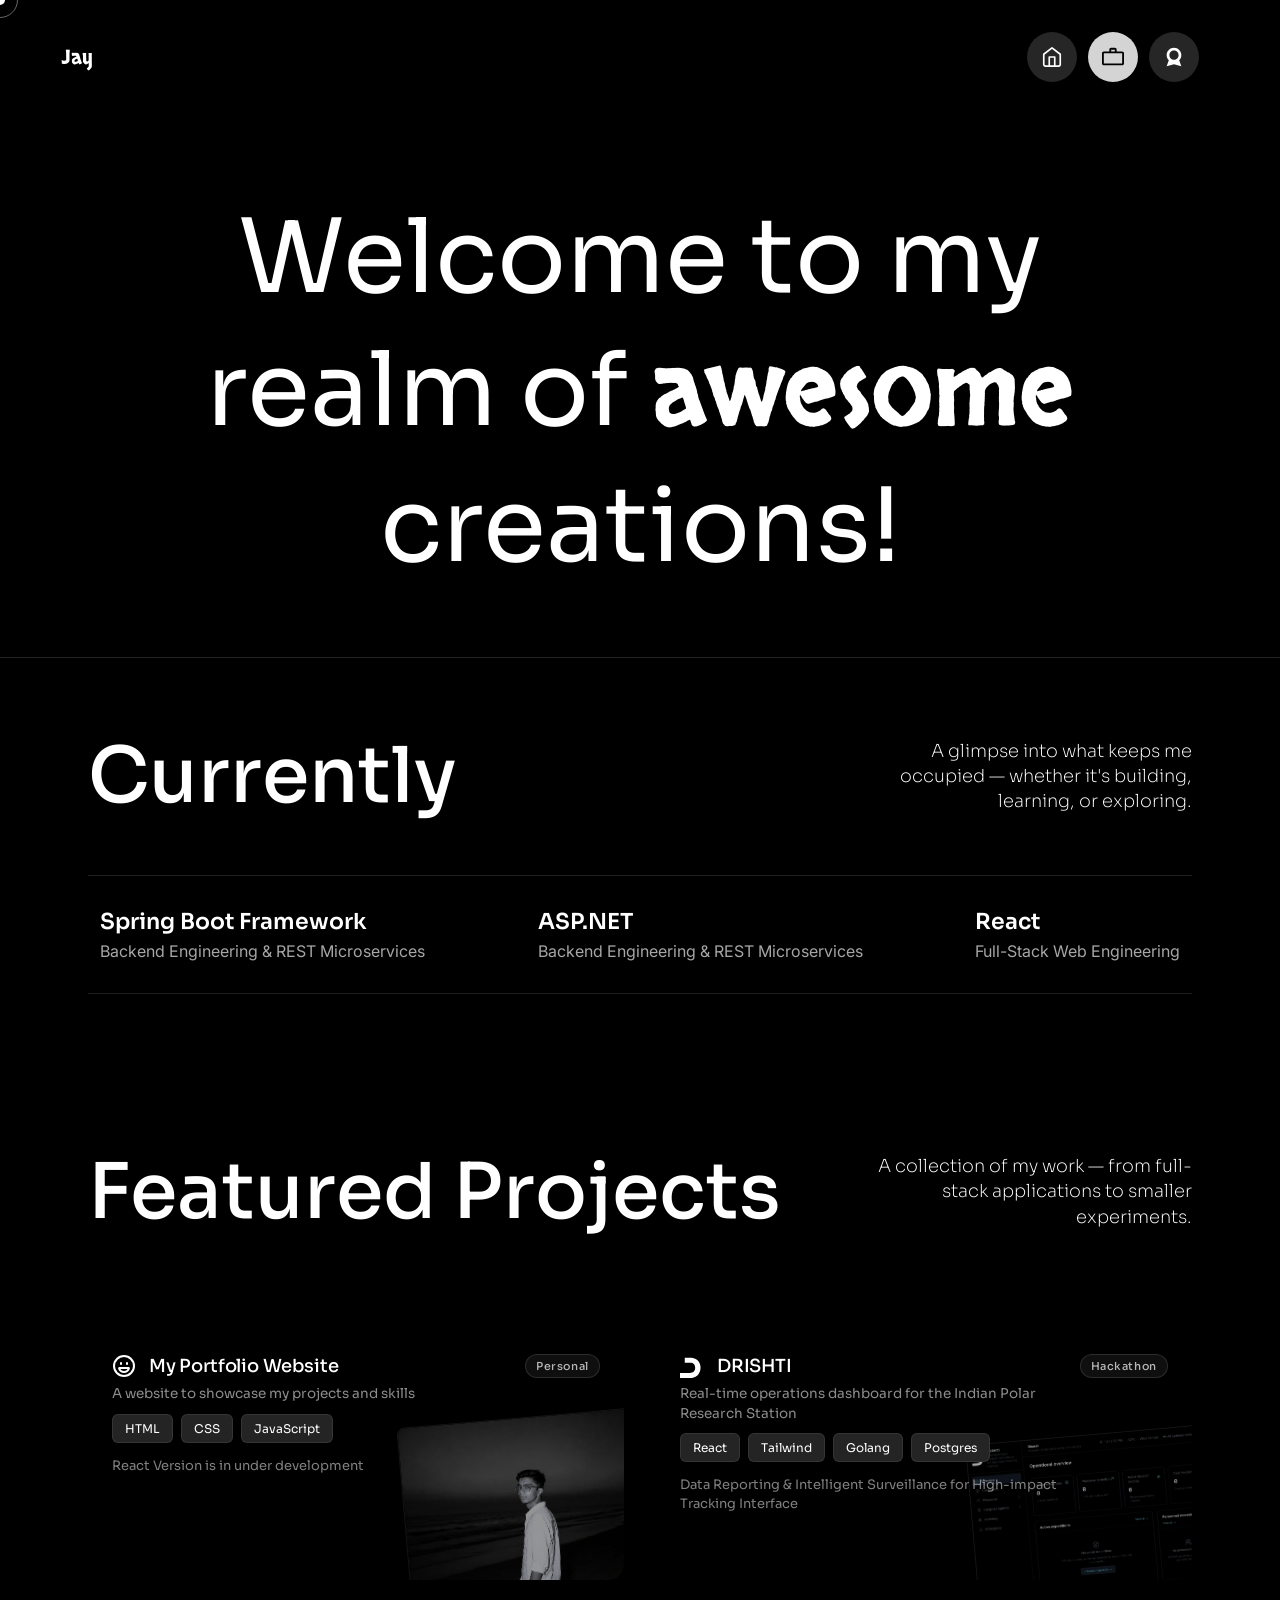
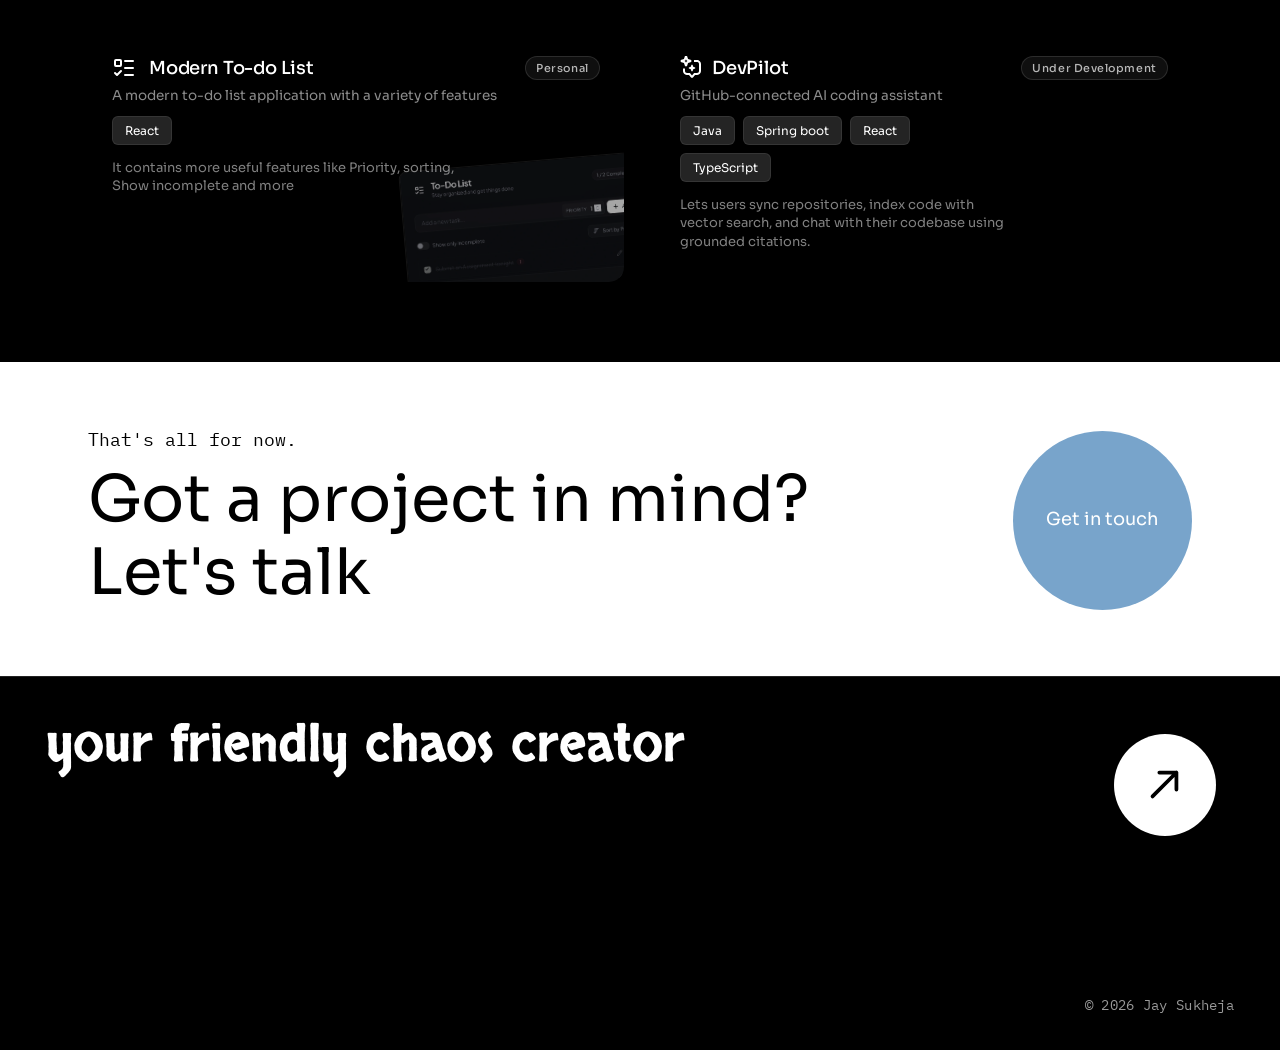
<file: work.html>
<!doctype html>
<html lang="en">
  <head>
    <meta charset="UTF-8" />
    <meta name="viewport" content="width=device-width, initial-scale=1.0" />
    <title>Jay's Work</title>
    <link rel="stylesheet" href="css/projects.css" />
    <link rel="stylesheet" href="css/tilt-card.css" />
    <link
      rel="icon"
      href="data:image/svg+xml,<svg xmlns=%22http://www.w3.org/2000/svg%22 viewBox=%220 0 100 100%22><text y=%22.9em%22 font-size=%2290%22>🥐</text></svg>"
    />
  </head>

  <body>
    <div class="cursor" id="cursor"></div>
    <div class="cursor-follower" id="cursorFollower"></div>

    <div class="work-upper-container">
      <!-- Nav -->
      <nav class="nav">
        <a href="index.html" class="nav-logo">Jay</a>
        <!-- Navigation Pill -->
        <div class="nav-pill">
          <!-- Home -->
          <a
            href="index.html"
            class="nav-pill-btn"
            aria-label="Home"
            id="pill-home"
            title="Home"
          >
            <svg
              viewBox="0 0 24 24"
              fill="none"
              stroke="#fff"
              stroke-width="1.8"
              stroke-linecap="round"
              stroke-linejoin="round"
            >
              <path d="M3 9l9-7 9 7v11a2 2 0 0 1-2 2H5a2 2 0 0 1-2-2z" />
              <polyline points="9 22 9 12 15 12 15 22" />
            </svg>
          </a>
          <!-- Work -->
          <a
            href="work.html"
            class="nav-pill-btn active"
            aria-label="Work"
            id="pill-work"
            title="Projects"
          >
            <svg xmlns="http://w3.org" viewBox="0 0 24 24" fill="#000">
              <path
                d="M20 6h-4V4c0-1.11-.89-2-2-2h-4c-1.11 0-2 .89-2 2v2H2c-1.11 0-2 .89-2 2v11c0 1.11.89 2 2 2h20c1.11 0 2-.89 2-2V8c0-1.11-.89-2-2-2zM10 4h4v2h-4V4zm12 15H2V8h20v11z"
              />
            </svg>
          </a>
          <!-- Skills -->
          <a
            href="skills copy.html"
            class="nav-pill-btn"
            aria-label="Skills"
            id="pill-skills"
            title="Skills"
          >
            <svg xmlns="http://w3.org" viewBox="0 0 24 24" fill="#fff">
              <path
                d="M12 2C7.58 2 4 5.58 4 10c0 2.21.89 4.21 2.34 5.66L4 22l8-2 8 2-2.34-6.34C19.11 14.21 20 12.21 20 10c0-4.42-3.58-8-8-8zm0 13c-2.76 0-5-2.24-5-5s2.24-5 5-5 5 2.24 5 5-2.24 5-5 5z"
              />
            </svg>
          </a>
        </div>
      </nav>

      <!-- ── PAGE HERO ── -->
      <section class="page-hero dot-grid-container">
        <div class="dot-grid-bg"></div>
        <h1 class="page-hero-title">
          Welcome to my realm of
          <span class="special-words">awesome</span> creations!
        </h1>
      </section>

      <section class="currently">
        <div class="currently-header">
          <h2 class="currently-title">Currently</h2>
          <p class="currently-desc">
            A glimpse into what keeps me occupied — whether it's building,
            learning, or exploring.
          </p>
        </div>
        <div class="currently-list">
          <!-- Active Learning -->
          <div class="currently-row">
            <!-- <div class="currently-left">
          <span class="currently-timeframe">Actively Learning</span>
        </div> -->
            <div class="currently-right">
              <div class="currently-item">
                <h3 class="currently-item-title">Spring Boot Framework</h3>
                <p class="currently-item-sub">
                  Backend Engineering &amp; REST Microservices
                </p>
                <!-- <ul class="currently-item-bullets">
              <li>Studying Spring MVC, Dependency Injection, JPA / Hibernate, and Spring Security.</li>
              <li>Building scalable REST APIs integrated with relational databases.</li>
            </ul> -->
              </div>
              <div class="currently-item">
                <h3 class="currently-item-title">ASP.NET</h3>
                <p class="currently-item-sub">
                  Backend Engineering &amp; REST Microservices
                </p>
                <!-- <ul class="currently-item-bullets">
              <li>Studying Dependency Injection, ORM, and backend fundamentals.</li>
              <li>Building scalable REST APIs integrated with relational databases.</li>
            </ul> -->
              </div>
              <div class="currently-item">
                <h3 class="currently-item-title">React</h3>
                <p class="currently-item-sub">Full-Stack Web Engineering</p>
              </div>
            </div>
          </div>
        </div>
      </section>

      <!-- ── PROJECTS ── -->
      <section class="works-section dot-grid-container">
        <div class="works-header">
          <h2 class="works-title">Featured Projects</h2>
          <p class="works-desc">
            A collection of my work — from full-stack applications to smaller
            experiments.
          </p>
        </div>

        <div class="projects-grid">
          <a class="link-to-project" href="https://jay-sukheja1.github.io">
            <div class="tilt-card-link">
              <div class="tilt-card">
                <div class="tilt-card-header">
                  <div class="tilt-card-text">
                    <span style="display: flex">
                      <svg
                        style="margin-right: 5px"
                        xmlns="http://www.w3.org/2000/svg"
                        width="24"
                        height="24"
                        viewBox="0 0 24 24"
                        fill="none"
                        stroke="currentColor"
                        stroke-width="2"
                        stroke-linecap="round"
                        stroke-linejoin="round"
                        class="lucide lucide-face-grinning-icon lucide-face-grinning"
                      >
                        <path d="M15 10V9" />
                        <path
                          d="M7.084 14.302a5.12 5.12 0 009.833 0 .24.24 0 00-.235-.302H7.32a.24.24 0 00-.235.302"
                        />
                        <path d="M9 10V9" />
                        <circle cx="12" cy="12" r="10" />
                      </svg>
                      <h2 class="tilt-card-title">My Portfolio Website</h2>
                    </span>
                    <p class="tilt-card-desc">
                      A website to showcase my projects and skills
                    </p>
                    <div class="tilt-card-stack">
                      <span class="tilt-card-stack-item">HTML</span>
                      <span class="tilt-card-stack-item">CSS</span>
                      <span class="tilt-card-stack-item">JavaScript</span>
                    </div>
                    <p class="tilt-card-desc-more">
                      React Version is in under development
                    </p>
                  </div>
                  <span class="tilt-card-tag">Personal</span>
                </div>
                <img
                  src="resources/hero-background.webp"
                  alt="My Portfolio Website"
                  class="tilt-card-image"
                />
              </div>
            </div>
          </a>

          <a
            class="link-to-project"
            target="_blank"
            href="https://github.com/TeamOrchestrators/drishti-frontend"
          >
            <div class="tilt-card-link">
              <div class="tilt-card">
                <div class="tilt-card-header">
                  <div class="tilt-card-text">
                    <span style="display: flex">
                      <img
                        src="resources/drishti-logo.svg"
                        alt="DRISHTI Logo"
                        style="width: 24px; height: 24px; margin-right: 5px"
                      />
                      <h2 class="tilt-card-title">DRISHTI</h2>
                    </span>

                    <p class="tilt-card-desc">
                      Real-time operations dashboard for the Indian Polar
                      Research Station
                    </p>

                    <div class="tilt-card-stack">
                      <span class="tilt-card-stack-item">React</span>
                      <span class="tilt-card-stack-item">Tailwind</span>
                      <span class="tilt-card-stack-item">Golang</span>
                      <span class="tilt-card-stack-item">Postgres</span>
                    </div>
                    <p class="tilt-card-desc-more">
                      Data Reporting & Intelligent Surveillance for High-impact
                      Tracking Interface
                    </p>
                  </div>
                  <span class="tilt-card-tag">Hackathon</span>
                </div>
                <img
                  src="resources/drishti.webp"
                  alt="To-Do List"
                  class="tilt-card-image"
                />
              </div>
            </div>
          </a>

          <a
            class="link-to-project"
            href="https://jay-sukheja1.github.io/to-do-list-React/"
            target="_blank"
          >
            <div class="tilt-card-link">
              <div class="tilt-card">
                <div class="tilt-card-header">
                  <div class="tilt-card-text">
                    <span style="display: flex">
                      <svg
                        style="margin-right: 5px"
                        xmlns="http://www.w3.org/2000/svg"
                        width="24"
                        height="24"
                        viewBox="0 0 24 24"
                        fill="none"
                        stroke="currentColor"
                        stroke-width="2"
                        stroke-linecap="round"
                        stroke-linejoin="round"
                        class="lucide lucide-list-todo-icon lucide-list-todo"
                      >
                        <path d="M13 5h8" />
                        <path d="M13 12h8" />
                        <path d="M13 19h8" />
                        <path d="m3 17 2 2 4-4" />
                        <rect x="3" y="4" width="6" height="6" rx="1" />
                      </svg>
                      <h2 class="tilt-card-title">Modern To-do List</h2>
                    </span>
                    <p class="tilt-card-desc">
                      A modern to-do list application with a variety of features
                    </p>
                    <div class="tilt-card-stack">
                      <span class="tilt-card-stack-item">React</span>
                    </div>
                    <p class="tilt-card-desc-more">
                      It contains more useful features like Priority, sorting,
                      Show incomplete and more
                    </p>
                  </div>
                  <span class="tilt-card-tag">Personal</span>
                </div>
                <img
                  src="resources/modern-to-do-list.webp"
                  alt="My Portfolio Website"
                  class="tilt-card-image"
                />
              </div>
            </div>
          </a>

          <a
            class="link-to-project"
            href="https://github.com/jay-sukheja1/devPilot"
            target="_blank"
          >
            <div class="tilt-card-link">
              <div class="tilt-card">
                <div class="tilt-card-header">
                  <div class="tilt-card-text">
                    <span style="display: flex">
                      <svg
                        width="24"
                        height="24"
                        viewBox="0 0 126 126"
                        fill="none"
                        xmlns="http://www.w3.org/2000/svg"
                      >
                        <g clip-path="url(#clip0_4_2396)">
                          <path
                            fill-rule="evenodd"
                            clip-rule="evenodd"
                            d="M20.7869 15.537L26.5193 -1.66022H36.4804L42.2128 15.537L59.41 21.2694V31.2306L42.2128 36.963L36.4804 54.1602H26.5193L20.7869 36.963L3.58966 31.2306V21.2694L20.7869 15.537ZM31.4999 16.6019L29.9179 21.3477L26.5976 24.6681L21.8518 26.25L26.5976 27.8319L29.9179 31.1523L31.4999 35.898L33.0818 31.1523L36.4022 27.8319L41.1479 26.25L36.4022 24.6681L33.0818 21.3477L31.4999 16.6019ZM89.7168 31.6972C87.3539 31.5041 84.2968 31.5 79.7998 31.5H73.4998V21H80.0166C84.2427 21 87.7306 20.9999 90.5719 21.232C93.5229 21.4731 96.2356 21.9906 98.7836 23.2889C102.735 25.3022 105.948 28.5148 107.961 32.4662C109.259 35.0142 109.777 37.7269 110.018 40.6779C110.25 43.5192 110.25 47.007 110.25 51.2331V69.5141C110.25 73.7401 110.25 77.2279 110.018 80.0692C109.777 83.0202 109.259 85.7329 107.961 88.2809C105.948 92.2323 102.735 95.4449 98.7836 97.4582C96.2356 98.7565 93.5229 99.274 90.5719 99.5151C87.7306 99.7472 84.2428 99.7471 80.0167 99.7471H78.9148L66.9862 113.666L59.0134 113.666L47.0849 99.7471H45.9828C41.7568 99.7471 38.2689 99.7472 35.4277 99.5151C32.4767 99.274 29.764 98.7565 27.216 97.4582C23.2646 95.4449 20.052 92.2323 18.0386 88.2809C16.7404 85.7329 16.2229 83.0202 15.9818 80.0692C15.7497 77.2279 15.7497 73.74 15.7498 69.5139L15.7498 65.6236H26.2498V69.2971C26.2498 73.7941 26.2539 76.8512 26.4469 79.2141C26.635 81.5158 26.9758 82.6929 27.3942 83.514C28.4009 85.4897 30.0072 87.096 31.9829 88.1026C32.804 88.521 33.981 88.8619 36.2827 89.0499C38.6457 89.243 41.7027 89.2471 46.1998 89.2471H51.9148L62.9998 102.182L74.0849 89.2471H79.7998C84.2968 89.2471 87.3539 89.243 89.7168 89.0499C92.0185 88.8619 93.1956 88.521 94.0167 88.1026C95.9924 87.096 97.5987 85.4897 98.6053 83.514C99.0237 82.6929 99.3646 81.5158 99.5526 79.2141C99.7457 76.8512 99.7498 73.7941 99.7498 69.2971V51.45C99.7498 46.953 99.7457 43.8959 99.5526 41.533C99.3646 39.2313 99.0237 38.0542 98.6053 37.2331C97.5987 35.2574 95.9924 33.6511 94.0167 32.6445C93.1956 32.2261 92.0185 31.8852 89.7168 31.6972Z"
                            fill="white"
                          />
                          <path
                            fill-rule="evenodd"
                            clip-rule="evenodd"
                            d="M56.5721 56.5722L60.0115 46.2539H65.9882L69.4277 56.5722L79.746 60.0116V65.9883L69.4277 69.4278L65.9882 79.7461H60.0115L56.5721 69.4278L46.2537 65.9883V60.0116L56.5721 56.5722Z"
                            fill="white"
                          />
                        </g>
                        <defs>
                          <clipPath id="clip0_4_2396">
                            <rect width="126" height="126" fill="white" />
                          </clipPath>
                        </defs>
                      </svg>
                      <h2 class="tilt-card-title">DevPilot</h2>
                    </span>
                    <p class="tilt-card-desc">
                      GitHub-connected AI coding assistant
                    </p>
                    <div class="tilt-card-stack">
                      <span class="tilt-card-stack-item">Java</span>
                      <span class="tilt-card-stack-item">Spring boot</span>
                      <span class="tilt-card-stack-item">React</span>
                      <span class="tilt-card-stack-item">TypeScript</span>
                    </div>
                    <p class="tilt-card-desc-more">
                      Lets users sync repositories, index code with vector
                      search, and chat with their codebase using grounded
                      citations.
                    </p>
                  </div>
                  <span class="tilt-card-tag">Under Development</span>
                </div>
                <!--                <img-->
                <!--                  src="resources/registration-app.webp"-->
                <!--                  alt="Registration App"-->
                <!--                  class="tilt-card-image"-->
                <!--                />-->
              </div>
            </div>
          </a>
        </div>
      </section>

      <!-- ── CTA ── -->
      <div class="cta-wrapper">
        <div class="cta-section">
          <div>
            <span class="cta-eyebrow">That's all for now.</span>
            <h2 class="cta-title">Got a project in mind?<br />Let's talk</h2>
          </div>
          <a class="cta-circle" id="ctaCircleBtn" style="cursor: pointer"
            ><span>Get in touch</span></a
          >
        </div>
      </div>
    </div>

    <!-- ── FOOTER ── -->
    <footer>
      <div class="footer-item">
        <span class="footer-label">Email</span>
        <a href="mailto:jaysukheja1@gmail.com">jaysukheja1@gmail/outlook.com</a>
      </div>
      <div class="footer-item">
        <span class="footer-label">Phone</span>
        <p>(+91) 9016608762</p>
      </div>
      <div class="bottom-bar-socials">
        <!-- GitHub -->
        <a
          href="https://github.com/jay-sukheja1"
          target="_blank"
          class="bottom-social-btn"
          aria-label="GitHub"
          id="pill-github"
        >
          <svg viewBox="0 0 24 24">
            <path
              d="M12 .3C5.37.3 0 5.67 0 12.3c0 5.3 3.44 9.8 8.2 11.38.6.11.82-.26.82-.57v-2c-3.34.72-4.04-1.61-4.04-1.61-.55-1.39-1.34-1.76-1.34-1.76-1.09-.75.08-.73.08-.73 1.2.08 1.84 1.23 1.84 1.23 1.07 1.83 2.8 1.3 3.49 1 .1-.78.42-1.3.76-1.6-2.67-.3-5.47-1.33-5.47-5.93 0-1.31.47-2.38 1.24-3.22-.14-.3-.54-1.52.11-3.17 0 0 1-.32 3.3 1.23a11.5 11.5 0 0 1 3-.4c1.02 0 2.04.13 3 .4 2.28-1.55 3.29-1.23 3.29-1.23.65 1.65.25 2.87.12 3.17.77.84 1.23 1.91 1.23 3.22 0 4.61-2.8 5.63-5.48 5.92.43.37.81 1.1.81 2.22v3.29c0 .32.21.69.82.57C20.56 22.1 24 17.6 24 12.3 24 5.67 18.63.3 12 .3z"
            />
          </svg>
        </a>
        <!-- LinkedIn -->
        <a
          href="https://linkedin.com/in/jay-sukheja"
          target="_blank"
          class="bottom-social-btn"
          aria-label="LinkedIn"
          id="pill-linkedin"
        >
          <svg viewBox="0 0 24 24">
            <path
              d="M20.45 20.45h-3.55v-5.57c0-1.33-.03-3.04-1.85-3.04-1.85 0-2.13 1.45-2.13 2.94v5.67H9.37V9h3.41v1.56h.05c.47-.9 1.63-1.85 3.37-1.85 3.6 0 4.27 2.37 4.27 5.46v6.28zM5.34 7.43a2.06 2.06 0 1 1 0-4.12 2.06 2.06 0 0 1 0 4.12zM7.12 20.45H3.56V9h3.56v11.45zM22.22 0H1.77C.79 0 0 .77 0 1.73v20.54C0 23.23.79 24 1.77 24h20.45C23.2 24 24 23.23 24 22.27V1.73C24 .77 23.2 0 22.22 0z"
            />
          </svg>
        </a>
        <!-- Instagram -->
        <!-- <a href="https://instagram.com/jay.sukheja.1?igsh=MTNsOWhzbXpocmdsaw%3D%3D" target="_blank"
        class="bottom-social-btn" aria-label="Instagram" id="pill-instagram">
        <svg viewBox="0 0 24 24">
          <path
            d="M12 2.16c3.2 0 3.58.01 4.85.07 3.25.15 4.77 1.69 4.92 4.92.06 1.27.07 1.65.07 4.85 0 3.2-.01 3.58-.07 4.85-.15 3.23-1.66 4.77-4.92 4.92-1.27.06-1.64.07-4.85.07-3.2 0-3.58-.01-4.85-.07-3.26-.15-4.77-1.7-4.92-4.92C2.17 15.58 2.16 15.2 2.16 12c0-3.2.01-3.58.07-4.85C2.38 3.85 3.9 2.31 7.15 2.23 8.42 2.17 8.8 2.16 12 2.16zm0-2.16C8.74 0 8.33.01 7.05.07 2.7.27.27 2.7.07 7.05.01 8.33 0 8.74 0 12c0 3.26.01 3.67.07 4.95C.27 21.3 2.7 23.73 7.05 23.93 8.33 23.99 8.74 24 12 24c3.26 0 3.67-.01 4.95-.07 4.35-.2 6.78-2.62 6.98-6.98C23.99 15.67 24 15.26 24 12c0-3.26-.01-3.67-.07-4.95C23.73 2.7 21.3.27 16.95.07 15.67.01 15.26 0 12 0zm0 5.84a6.16 6.16 0 1 0 0 12.32A6.16 6.16 0 0 0 12 5.84zM12 16a4 4 0 1 1 0-8 4 4 0 0 1 0 8zm6.4-11.85a1.44 1.44 0 1 0 0 2.88 1.44 1.44 0 0 0 0-2.88z" />
        </svg>
      </a> -->
        <!-- Google -->
        <!-- <a href="https://me.developers.google.com/u/111715336896388096176" class="bottom-social-btn" aria-label="Google"
        id="pill-external" target="_blank">
        <svg viewBox="0 0 48 48">
          <path
            d="M45.12 24.5c0-1.56-.14-3.06-.4-4.5H24v8.51h11.84c-.51 2.75-2.06 5.08-4.39 6.64v5.52h7.11c4.16-3.83 6.56-9.47 6.56-16.17zM24 46c5.94 0 10.92-1.97 14.56-5.35l-7.11-5.52c-1.97 1.32-4.49 2.11-7.45 2.11-5.73 0-10.58-3.87-12.31-9.07H4.34v5.7C7.96 41.07 15.4 46 24 46zm-12.31-17.82c-.44-1.32-.69-2.73-.69-4.18s.25-2.86.69-4.18v-5.7H4.34C2.85 17.09 2 20.45 2 24s.85 6.91 2.34 9.88l7.35-5.7zm12.31-17.44c3.23 0 6.14 1.11 8.43 3.29l6.32-6.32C34.91 3.84 29.93 1.5 24 1.5 15.4 1.5 7.96 6.43 4.34 13.7l7.35 5.7c1.73-5.2 6.58-9.06 12.31-9.06z" />
        </svg>
      </a> -->
      </div>
    </footer>

    <!-- ── BOTTOM BAR ── -->
    <div class="bottom-bar dot-grid-container">
      <div class="dot-grid-bg"></div>
      <p class="bottom-bar-eyebrow">your friendly chaos creator</p>
      <link rel="stylesheet" href="css/jaykun-garden.css">
      <p class="bottom-bar-name bottom-bar-name-garden">
        <span style="visibility: hidden;">jaykun</span>
        <span id="jaykun-garden" role="img" aria-label="jaykun"></span>
      </p>
      <script src="js/jaykun-garden.js" defer></script>
      <button
        class="bottom-bar-arrow"
        aria-label="Back to top"
      >
        <svg
          viewBox="0 0 24 24"
          fill="none"
          stroke="#000"
          stroke-width="2.2"
          stroke-linecap="round"
          stroke-linejoin="round"
        >
          <path d="M5 19L19 5M19 5H9M19 5v10" />
        </svg>
      </button>
      <p class="bottom-bar-copyright" style="font-family: var(--font-mono);">© 2026 Jay Sukheja</p>
    </div>

    <script>
      const cursor = document.getElementById("cursor");
      const follower = document.getElementById("cursorFollower");
      let mx = 0,
        my = 0,
        fx = 0,
        fy = 0;
      document.addEventListener("mousemove", (e) => {
        mx = e.clientX;
        my = e.clientY;
        cursor.style.left = mx + "px";
        cursor.style.top = my + "px";
      });
      (function loop() {
        fx += (mx - fx) * 0.13;
        fy += (my - fy) * 0.13;
        follower.style.left = fx + "px";
        follower.style.top = fy + "px";
        requestAnimationFrame(loop);
      })();

      const obs = new IntersectionObserver(
        (entries) => {
          entries.forEach((e) => {
            if (e.isIntersecting) {
              e.target.style.opacity = "1";
              e.target.style.transform = "translateY(0)";
            }
          });
        },
        { threshold: 0.08 },
      );
      document.querySelectorAll(".project-card").forEach((el, i) => {
        el.style.opacity = "0";
        el.style.transform = "translateY(28px)";
        el.style.transition = `opacity .5s ease ${i * 0.08}s, transform .5s cubic-bezier(.22,1,.36,1) ${i * 0.08}s`;
        obs.observe(el);
      });

      // Get In Touch Footer Accent Toggle & Smooth Scroll
      const ctaCircleBtn = document.getElementById("ctaCircleBtn");
      const footerEl = document.querySelector("footer");

      if (ctaCircleBtn && footerEl) {
        ctaCircleBtn.addEventListener("click", (e) => {
          e.preventDefault();
          const isActive = footerEl.classList.toggle("active");

          if (isActive) {
            // Re-trigger animation effect
            footerEl.classList.remove("pulse-anim");
            void footerEl.offsetWidth; // trigger reflow
            footerEl.classList.add("pulse-anim");

            // Smooth scroll into view after expansion begins
            setTimeout(() => {
              footerEl.scrollIntoView({ behavior: "smooth", block: "center" });
            }, 80);
          }
        });
      }
    </script>
    <script src="js/tilt-card.js" defer></script>
  </body>
</html>
</file>
<file: css/resume.css>
/* ── JAY SUKHEJA • RESUME STYLES ── */
@import url("https://fonts.googleapis.com/css2?family=Sora:wght@100..800&display=swap");
@import url("https://fonts.googleapis.com/css2?family=Skranji&display=swap");
@import url("https://fonts.googleapis.com/css2?family=IBM+Plex+Mono:wght@400;500&display=swap");

:root {
  --bg-sage: rgba(255, 255, 255, 0.322);
  --bg-sage-glass: rgba(255, 255, 255, 0.332);
  --text-dark: black;
  --text-muted: darkgrey;
  --accent-teal: #78A4CB;
  --accent-teal-soft: rgba(181, 131, 174, 0.15);
  --accent-teal-border: #78A4CB;
  --border-subtle: rgba(17, 24, 39, 0.12);
  --font-main: "Sora", "Inter", -apple-system, BlinkMacSystemFont, sans-serif;
  --font-accent: "Skranji", serif;
  --font-mono: "IBM Plex Mono", monospace;
}

*,
*::before,
*::after {
  box-sizing: border-box;
  margin: 0;
  padding: 0;
}

html {
  scroll-behavior: smooth;
  scroll-padding-top: 80px;
  background-color: var(--bg-sage);
}

body {
  font-family: var(--font-main);
  background-color: var(--bg-sage-glass);
  color: var(--text-dark);
  line-height: 1.6;
  -webkit-font-smoothing: antialiased;
  -moz-osx-font-smoothing: grayscale;
  overflow-x: hidden;
  cursor: none;
}

body::selection {
  color: var(--accent-teal);
  background: white;
}

/* ── Cursor ── */
.cursor {
  width: 10px;
  height: 10px;
  background: white;
  border-radius: 50%;
  position: fixed;
  top: 0;
  left: 0;
  pointer-events: none;
  z-index: 9999;
  transform: translate(-50%, -50%);
  transition:
    width 0.2s,
    height 0.2s;
  mix-blend-mode: difference;
}

.cursor-follower {
  width: 36px;
  height: 36px;
  border: 1.5px solid rgba(255, 255, 255, 0.4);
  border-radius: 50%;
  position: fixed;
  top: 0;
  left: 0;
  pointer-events: none;
  z-index: 9998;
  transform: translate(-50%, -50%);
  transition:
    width 0.3s,
    height 0.3s,
    left 0.12s ease,
    top 0.12s ease;
  mix-blend-mode: difference;
}

@media (hover: none) {
  .cursor,
  .cursor-follower {
    display: none !important;
  }

  body {
    cursor: auto !important;
  }
}

/* ── STICKY TOP BAR ── */
.top-nav {
  position: fixed;
  top: 0;
  left: 0;
  right: 0;
  z-index: 1000;
  background: var(--bg-sage-glass);
  backdrop-filter: blur(14px);
  -webkit-backdrop-filter: blur(14px);
  border-bottom: 1px solid var(--border-subtle);
  transition: all 0.3s ease;
}

.top-nav-inner {
  max-width: 1200px;
  margin: 0 auto;
  padding: 18px 32px;
  display: flex;
  align-items: center;
  justify-content: space-between;
  gap: 20px;
}

.nav-brand {
  font-family: var(--font-accent);
  font-weight: 500;
  font-size: 20px;
  color: var(--white);
  /* text-decoration: none; */
  color: var(--text-dark);
  text-decoration: none;
  white-space: nowrap;
  transition: color 0.2s ease;
}

.nav-brand:hover {
  color: var(--accent-teal);
}

.nav-center-avatar {
  display: flex;
  align-items: center;
  justify-content: center;
  opacity: 0;
  transform: scale(0.75);
  pointer-events: none;
  transition:
    opacity 0.35s cubic-bezier(0.16, 1, 0.3, 1),
    transform 0.35s cubic-bezier(0.16, 1, 0.3, 1);
  text-decoration: none;
}

.nav-center-avatar.visible {
  opacity: 1;
  transform: scale(1);
  pointer-events: auto;
}

.nav-avatar-img {
  width: 34px;
  height: 34px;
  border-radius: 50%;
  object-fit: cover;
  border: 1.5px solid var(--accent-teal);
  box-shadow: 0 2px 8px var(--accent-teal);
  transition: transform 0.2s ease;
}

.nav-center-avatar:hover .nav-avatar-img {
  transform: scale(1.08);
}

.nav-actions {
  display: flex;
  align-items: center;
  gap: 12px;
}

.nav-icon-link {
  display: inline-flex;
  align-items: center;
  justify-content: center;
  width: 36px;
  height: 36px;
  border-radius: 50%;
  color: var(--text-dark);
  text-decoration: none;
  /* border: 1px solid rgba(17, 24, 39, 0.12); */
  background: rgba(255, 255, 255, 0.25);
  transition: all 0.22s ease;
}

.nav-icon-link svg {
  width: 17px;
  height: 17px;
  transition: transform 0.2s ease;
}

.nav-icon-link:hover {
  background: var(--bg-sage);
  color: var(--accent-teal);
  /* border-color: var(--text-dark); */
  /* transform: translateY(-1px); */
}

.nav-icon-link:hover svg {
  transform: scale(1.05);
}

/* ── LAYOUT CONTAINER ── */
.page-container {
  max-width: 1040px;
  margin: 0 auto;
  padding: 130px 32px 80px;
}

/* ── DECORATIVE ACCENTS ── */
.dots-three {
  display: flex;
  align-items: center;
  justify-content: center;
  gap: 10px;
  margin-bottom: 20px;
}

.dot-unit {
  width: 7px;
  height: 7px;
  border-radius: 50%;
  background-color: var(--accent-teal);
  display: inline-block;
}

.dots-arc {
  display: flex;
  align-items: center;
  justify-content: center;
  margin-bottom: 20px;
}

.dots-arc svg {
  display: block;
}

/* ── HERO SECTION ── */
.hero-section {
  text-align: center;
  padding: 40px 0 90px;
}

.hero-title {
  font-size: clamp(52px, 8.5vw, 98px);
  font-weight: 500;
  line-height: 1.02;
  letter-spacing: -0.04em;
  margin-bottom: 22px;
}

.hero-rule {
  width: 64px;
  height: 2.5px;
  background-color: var(--accent-teal);
  border: none;
  margin: 0 auto 24px;
  border-radius: 2px;
}

.hero-badges {
  display: flex;
  align-items: center;
  justify-content: center;
  gap: 12px;
  flex-wrap: wrap;
  margin-bottom: 40px;
}

.hero-badge {
  display: inline-flex;
  align-items: center;
  gap: 7px;
  padding: 6px 14px;
  border-radius: 999px;
  font-size: 13.5px;
  font-weight: 500;
  color: var(--text-dark);
   /*background: rgba(255, 255, 255, 0.65);*/
  /* border: 1px solid var(--border-subtle); */
  backdrop-filter: blur(10px);
  -webkit-backdrop-filter: blur(10px);
  box-shadow: 0 2px 10px rgba(0, 0, 0, 0.03);
  transition: all 0.25s ease;
}

.hero-badge:hover {
  border-color: var(--accent-teal);
}

.hero-badge svg {
  color: var(--accent-teal);
  flex-shrink: 0;
}

.badge-available {
  border: 1px solid var(--bg-sage);
  text-decoration: none;
  color: var(--text-dark);
  cursor: pointer;
  transition: all 0.3s ease;
}

.badge-available:visited,
.badge-available:active,
.badge-available:focus {
  color: var(--text-dark);
  text-decoration: none;
}

.badge-available:hover {
  cursor: pointer;
  border: 1px solid var(--accent-teal);
  color: var(--text-dark);
}

.pulse-dot {
  width: 8px;
  height: 8px;
  border-radius: 50%;
  background-color: var(--accent-teal);
  position: relative;
  display: inline-block;
  flex-shrink: 0;
}

.pulse-dot::after {
  content: "";
  position: absolute;
  top: -2px;
  left: -2px;
  right: -2px;
  bottom: -2px;
  border-radius: 50%;
  background-color: var(--accent-teal);
  opacity: 0.6;
  animation: pulseGlow 2s cubic-bezier(0.4, 0, 0.6, 1) infinite;
}

@keyframes pulseGlow {
  0%,
  100% {
    transform: scale(1);
    opacity: 0.7;
  }
  50% {
    transform: scale(1.8);
    opacity: 0;
  }
}

.hero-portrait-wrap {
  display: inline-block;
  position: relative;
  margin: 0 auto;
}

.hero-portrait-blob {
  width: clamp(260px, 32vw, 340px);
  height: clamp(260px, 32vw, 340px);
  object-fit: cover;
  object-position: 50% 25%;
  border-radius: 63% 37% 55% 45% / 46% 58% 42% 54%;
  box-shadow:
    0 24px 50px -12px rgba(17, 24, 39, 0.18),
    0 0 0 1px rgba(199, 97, 190, 0.2);
  transition:
    border-radius 0.6s ease,
    transform 0.4s ease,
    box-shadow 0.4s ease;
  display: block;
}

.hero-portrait-wrap:hover .hero-portrait-blob {
  border-radius: 54% 46% 62% 38% / 58% 44% 56% 42%;
  transform: scale(1.01);
  box-shadow: 0 30px 60px -14px rgba(17, 24, 39, 0.22);
}

/* ── SECTION COMMON (HEADING LEFT, DESCRIPTION RIGHT) ── */
.portfolio-section {
  padding: 85px 0;
  border-top: 1px solid var(--border-subtle);
  display: grid;
  grid-template-columns: 240px 1fr;
  column-gap: 56px;
  row-gap: 32px;
  align-items: start;
  scroll-margin-top: 80px;
}

.section-title {
  font-weight: 500;
  font-size: clamp(32px, 3.6vw, 46px);
  line-height: 1.1;
  text-align: left;
  margin-bottom: 0;
  position: sticky;
  top: 96px;
  align-self: start;
}

/* ── ABOUT SECTION ── */
.about-content {
  max-width: 100%;
  margin: 0;
  text-align: left;
}

.about-text {
  font-weight: 350;
  font-size: clamp(19px, 2.2vw, 25px);
  line-height: 1.65;
}

/* ── TIMELINE (EXPERIENCE & EDUCATION) ── */
.timeline-list {
  display: flex;
  flex-direction: column;
  position: relative;
  max-width: 100%;
  margin: 0;
  width: 100%;
}

.timeline-entry {
  display: grid;
  grid-template-columns: 140px 28px 1fr;
  align-items: stretch;
  position: relative;
}

.timeline-entry:not(:last-child) {
  padding-bottom: 48px;
}

/* Date column (Left) */
.timeline-date-col {
  text-align: right;
  padding-top: 4px;
  padding-right: 12px;
}

.timeline-date {
  font-size: 16px;
  font-weight: 400;
  color: var(--text-dark);
}

/* Center spine & node */
.timeline-spine-col {
  position: relative;
  display: flex;
  flex-direction: column;
  align-items: center;
}

.timeline-node {
  width: 9px;
  height: 9px;
  border-radius: 50%;
  background-color: var(--accent-teal);
  margin-top: 10px;
  z-index: 2;
  box-shadow: 0 0 0 4px var(--bg-sage);
}

.timeline-line {
  position: absolute;
  top: 16px;
  bottom: 0;
  width: 1px;
  background-color: var(--accent-teal-border);
  z-index: 1;
}

.timeline-entry:last-child .timeline-line {
  display: none;
}

/* Details column (Right) */
.timeline-details-col {
  padding-left: 18px;
}

.timeline-role {
  font-size: 24px;
  font-weight: 400;
  color: var(--text-dark);
  margin-bottom: 4px;
}

.timeline-org {
  font-size: 16px;
  font-weight: 400;
  font-style: italic;
  color: var(--accent-teal);
  margin-bottom: 8px;
}

.timeline-desc {
  font-size: 15.5px;
  line-height: 1.7;
  color: var(--text-muted);
  max-width: 100%;
}

/* ── SKILLS SECTION ── */
.skills-container {
  display: flex;
  flex-direction: column;
  gap: 36px;
  max-width: 100%;
  margin: 0;
  text-align: left;
}

.skills-group {
  display: flex;
  flex-direction: column;
  gap: 8px;
}

.skills-group-title {
  font-size: clamp(14px, 1.2vw, 16px);
  font-weight: 600;
  letter-spacing: 0.08em;
  text-transform: uppercase;
  color: var(--accent-teal);
  margin-bottom: 2px;
}

.skills-inline-list {
  font-weight: 350;
  font-size: clamp(18px, 2.1vw, 24px);
  line-height: 1.8;
  color: var(--text-dark);
  text-align: left;
}

.skills-inline-list .skill-tag {
  display: inline;
  transition: color 0.2s ease;
  cursor: default;
}

.skills-inline-list .skill-tag:hover {
  color: var(--accent-teal);
}

.skills-inline-list .skill-dot {
  color: var(--accent-teal);
  margin: 0 10px;
  display: inline-block;
  vertical-align: middle;
}

/* ── CONTACT SECTION & FOOTER ── */
.contact-section {
  padding-top: 85px;
  padding-bottom: 50px;
}

.contact-content-wrap {
  display: flex;
  flex-direction: column;
  gap: 32px;
  width: 100%;
}

.contact-lead-wrap {
  display: flex;
  flex-direction: column;
  gap: 16px;
}

.contact-lead-text {
  font-weight: 350;
  font-size: clamp(18px, 2vw, 22px);
  line-height: 1.6;
  color: var(--text-dark);
}

.contact-status-badges {
  display: flex;
  align-items: center;
  gap: 10px;
  flex-wrap: wrap;
}

.contact-status-badge {
  display: inline-flex;
  align-items: center;
  gap: 7px;
  padding: 6px 14px;
  border-radius: 999px;
  font-size: 13px;
  font-weight: 450;
  color: var(--text-dark);
  background: transparent;
  /* border: 1px solid var(--border-subtle); */
  backdrop-filter: blur(10px);
  -webkit-backdrop-filter: blur(10px);
  box-shadow: 0 2px 8px rgba(0, 0, 0, 0.02);
  transition: all 0.25s ease;
}

.contact-status-badge.available {
  color: #166534;
  background: rgba(240, 253, 244, 0.85);
  border-color: rgba(34, 197, 94, 0.35);
}

.contact-status-badge svg {
  color: var(--accent-teal);
  flex-shrink: 0;
}

/* Contact List & Entries */
.contact-list {
  display: flex;
  flex-direction: column;
  gap: 32px;
  width: 100%;
}

.contact-group {
  display: flex;
  flex-direction: column;
  gap: 6px;
}

.contact-group-title {
  font-size: clamp(14px, 1.2vw, 16px);
  font-weight: 600;
  letter-spacing: 0.08em;
  text-transform: uppercase;
  color: var(--accent-teal);
  margin-bottom: 2px;
}

.contact-row {
  display: flex;
  align-items: center;
  flex-wrap: wrap;
  gap: 16px;
  row-gap: 8px;
}

.contact-value,
.contact-card-value {
  font-size: clamp(18px, 1.9vw, 24px);
  font-weight: 350;
  line-height: 1.4;
  color: var(--text-dark);
  text-decoration: none;
  word-break: break-word;
  transition: color 0.2s ease;
}

.contact-value:hover,
.contact-card-value:hover {
  color: var(--accent-teal);
}

.contact-actions,
.contact-card-actions {
  display: inline-flex;
  align-items: center;
  gap: 8px;
  flex-wrap: wrap;
}

.contact-action-btn {
  display: inline-flex;
  align-items: center;
  justify-content: center;
  gap: 6px;
  padding: 6px 13px;
  font-family: var(--font-main);
  font-size: 12.5px;
  font-weight: 500;
  line-height: 1;
  border-radius: 999px;
  text-decoration: none;
  background: rgba(255, 255, 255, 0.7);
  border: 1px solid var(--border-subtle);
  color: var(--text-dark);
  cursor: pointer;
  transition: all 0.22s ease;
  vertical-align: middle;
}

button.contact-action-btn {
  font-family: var(--font-main);
  outline: none;
}

.contact-action-btn:hover {
  background: var(--text-dark);
  border-color: var(--text-dark);
  color: #fff;
}

.contact-action-btn svg {
  width: 14px;
  height: 14px;
  display: block;
  flex-shrink: 0;
}

.contact-action-btn.primary {
  background: var(--accent-teal);
  border-color: var(--accent-teal);
  color: #fff;
}

.contact-action-btn.primary:hover {
  background: #5e84a9;
  border-color: #5e8ca9;
  /* transform: translateY(-1px); */
}

.contact-action-btn.whatsapp {
  background: rgba(34, 197, 94, 0.12);
  border-color: rgba(34, 197, 94, 0.25);
  color: #15803d;
}

.contact-action-btn.whatsapp:hover {
  background: #16a34a;
  border-color: #16a34a;
  color: #fff;
  /* transform: translateY(-1px); */
}

.contact-action-btn.copy-btn.copied {
  background: #000000;
  border-color: #000000;
  color: #fff;
}

.contact-action-btn.linkedin {
  background: #c8dff7;
  border-color: #4278ad;
  color: #0a66c2;
}

.contact-action-btn.linkedin:hover {
  background: #0a66c2;
  border-color: #0a66c2;
  color: #fff;
  /* transform: translateY(-1px); */
}

.contact-action-btn.github {
  background: #ffffff;
  border-color: #18181a;
  color: black;
}

.contact-action-btn.github:hover {
  background: #000000;
  border-color: #060607;
  color: #fff;
  /* transform: translateY(-1px); */
}

/* Callout Banner */
.contact-cta-box {
  background: rgba(255, 255, 255, 0.45);
  border: 1px solid rgb(120 164 203);
  border-radius: 20px;
  padding: 30px;
  display: flex;
  align-items: center;
  justify-content: space-between;
  gap: 24px;
  backdrop-filter: blur(14px);
  -webkit-backdrop-filter: blur(14px);
  box-shadow: 0 6px 24px rgba(0, 0, 0, 0.02);
  transition: all 0.3s ease;
}

.contact-cta-box:hover {
  background: rgba(255, 255, 255, 0.6);
  border-color: rgb(120 134 191 / 0.45);
}

.contact-cta-content {
  max-width: 520px;
}

.contact-cta-title {
  font-size: 19px;
  font-weight: 500;
  color: var(--text-dark);
  margin-bottom: 6px;
}

.contact-cta-desc {
  font-size: 14.5px;
  font-weight: 350;
  color: #4b5563;
  line-height: 1.55;
}

.contact-cta-actions {
  display: flex;
  align-items: center;
  gap: 12px;
  flex-shrink: 0;
}

.cta-pill-btn {
  display: inline-flex;
  align-items: center;
  gap: 8px;
  padding: 9px 18px;
  border-radius: 999px;
  font-family: var(--font-main);
  font-size: 13.5px;
  font-weight: 500;
  text-decoration: none;
  cursor: pointer;
  transition: all 0.5s cubic-bezier(0.16, 1, 0.3, 1);
}

.cta-pill-btn.primary {
  background: var(--text-dark);
  color: #fff;
  border: 1px solid var(--text-dark);
}

.cta-pill-btn.primary:hover {
  background: var(--accent-teal);
  border-color: var(--accent-teal);
  /* transform: translateY(-2px); */
  /* box-shadow: 0 6px 18px rgba(187, 120, 191, 0.35); */
}

.cta-pill-btn.secondary {
  background: rgba(255, 255, 255, 0.6);
  color: var(--text-dark);
  border: 1px solid var(--border-subtle);
}

.cta-pill-btn.secondary:hover {
  background: #fff;
  border-color: var(--accent-teal);
  color: var(--accent-teal);
  /* transform: translateY(-2px); */
}

/* Resume Footer */
.resume-footer {
  border-top: 1px solid var(--border-subtle);
  padding-top: 24px;
  margin-top: 8px;
  display: flex;
  align-items: center;
  justify-content: space-between;
  gap: 16px;
  flex-wrap: wrap;
  font-size: 13px;
  color: #6b7280;
}

.resume-footer-copy {
  font-family: var(--font-mono);
}

.resume-footer-right {
  display: flex;
  align-items: center;
  gap: 12px;
}

.resume-footer-link {
  color: var(--text-dark);
  text-decoration: none;
  font-weight: 450;
  transition: color 0.2s ease;
}

.resume-footer-link:hover {
  color: var(--accent-teal);
}

.resume-footer-sep {
  color: var(--border-subtle);
}

/* ── RESPONSIVE STYLES ── */
@media (max-width: 820px) {
  .top-nav-inner {
    padding: 14px 20px;
  }

  .nav-brand {
    font-size: 16px;
    max-width: 220px;
    overflow: hidden;
    text-overflow: ellipsis;
  }

  .page-container {
    padding: 110px 20px 60px;
  }

  .portfolio-section {
    grid-template-columns: 1fr;
    gap: 24px;
    padding: 60px 0;
  }

  .section-title {
    position: static;
    font-size: clamp(30px, 5.5vw, 40px);
    margin-bottom: 6px;
  }

  .timeline-entry {
    grid-template-columns: 1fr;
    gap: 8px;
  }

  .timeline-date-col {
    text-align: left;
    padding-right: 0;
  }

  .timeline-spine-col {
    display: none;
  }

  .timeline-details-col {
    padding-left: 0;
  }

  .timeline-entry:not(:last-child) {
    padding-bottom: 36px;
    border-bottom: 1px dashed var(--border-subtle);
    margin-bottom: 36px;
  }

  .contact-cta-box {
    flex-direction: column;
    align-items: flex-start;
    gap: 20px;
    padding: 24px;
  }

  .contact-cta-actions {
    width: 100%;
    flex-wrap: wrap;
  }

  .resume-footer {
    flex-direction: column;
    align-items: flex-start;
    gap: 14px;
  }
}

@media (max-width: 520px) {
  .contact-row {
    flex-direction: column;
    align-items: flex-start;
    gap: 10px;
  }

  .contact-actions,
  .contact-card-actions {
    width: 100%;
  }

  .contact-actions .contact-action-btn,
  .contact-card-actions .contact-action-btn {
    flex: 1;
    justify-content: center;
  }

  .contact-cta-actions {
    flex-direction: column;
    width: 100%;
  }

  .cta-pill-btn {
    width: 100%;
    justify-content: center;
  }
}

/* ── PRINT MEDIA QUERY ── */
@media print {
  /* Core Print Resets */
  html, body {
    background: #fff !important;
    color: #000 !important;
    -webkit-print-color-adjust: exact !important;
    print-color-adjust: exact !important;
    font-size: 9pt !important;
  }

  /* Hide Interactive/Unnecessary Elements */
  .top-nav,
  .contact-actions,
  .contact-card-actions,
  .contact-cta-box,
  .resume-footer-right,
  .cursor,
  .cursor-follower,
  .pulse-dot {
    display: none !important;
  }

  /* Reset layout constraints */
  .page-container {
    padding: 0 !important;
    margin: 0 auto !important;
    max-width: 100% !important;
  }

  /* Typography Contrast */
  h1, h2, h3, h4, h5, h6, p, span, li, a {
    color: #000 !important;
    text-decoration: none !important;
  }

  /* Page Break Management */
  .portfolio-section,
  .timeline-entry,
  .skills-card,
  .contact-card-item,
  .hero-section {
    page-break-inside: avoid;
    break-inside: avoid;
  }

  .portfolio-section {
    padding: 15px 0 !important;
  }

  /* Refine components for print */
  .contact-card-item {
    box-shadow: none !important;
    border: 1px solid #ccc !important;
    background: #fff !important;
  }

  .timeline-line {
    background-color: #ccc !important;
  }
  
  .timeline-node {
    border-color: #000 !important;
    background: #fff !important;
  }

  .skills-grid {
    gap: 10px !important;
  }

  /* Page Margin Settings */
  @page {
    margin: 1cm;
  }
}
</file>
<file: css/tilt-card.css>
/* ── tilt-card.css ──
   Faithful vanilla port of unlumen UI's TiltCard / Tilt / ClippedCircle
   (https://ui.unlumen.com/components/tilt-card)
*/

.link-to-project {
  display: flex;
  flex-direction: column;
  height: 100%;
}

.tilt-card-link {
  display: flex;
  flex-direction: column;
  height: 100%;
  text-decoration: none;
  cursor: pointer;
}

.tilt-card {
  position: relative;
  overflow: hidden;
  display: flex;
  flex-direction: column;
  justify-content: space-between;
  width: 100%;
  min-height: 220px;
  height: 100%;
  box-sizing: border-box;

  background: var(--black);
  border-radius: 15px;

  transform-style: preserve-3d;
  will-change: transform, box-shadow;
  transition: box-shadow 0.4s ease-out;
}

.tilt-card:hover {
  box-shadow: 0 20px 45px rgba(0, 0, 0, 0.45);
}

@media (min-width: 640px) {
  .tilt-card {
    min-height: 230px;
  }
}

@media (min-width: 768px) {
  .tilt-card {
    min-height: 240px;
  }
}

@media (min-width: 1024px) {
  .tilt-card {
    min-height: 250px;
  }
}

.tilt-card-header {
  position: relative;
  z-index: 3;
  display: flex;
  flex-direction: row;
  justify-content: space-between;
  align-items: flex-start;
  gap: 14px;
  padding: 18px 18px;
  width: 100%;
  height: 100%;
  box-sizing: border-box;
  flex: 1 1 auto;
  transition: all 0.2s;
}

.tilt-card-tag {
  font-family: var(--font-sora);
  font-size: 11px;
  font-weight: 500;
  letter-spacing: 0.05em;
  color: rgba(255, 255, 255, 0.7);
  background: rgba(255, 255, 255, 0.06);
  border: 1px solid rgba(255, 255, 255, 0.12);
  padding: 4px 10px;
  border-radius: 9999px;
  height: fit-content;
  white-space: nowrap;
  flex-shrink: 0;
  backdrop-filter: blur(8px);
  -webkit-backdrop-filter: blur(8px);
  user-select: none;
  transition: all 0.25s ease;
}

.tilt-card:hover .tilt-card-tag {
  color: rgba(255, 255, 255, 0.9);
  background: rgba(255, 255, 255, 0.1);
  border-color: rgba(255, 255, 255, 0.22);
}

@media (min-width: 640px) {
  .tilt-card-header {
    padding: 22px 22px;
  }
}

@media (min-width: 768px) {
  .tilt-card-header {
    padding: 24px 24px;
  }
}

.tilt-card-text {
  font-family: var(--font-sora);
  display: flex;
  flex-direction: column;
  gap: 6px;
  flex: 1 1 auto;
  min-width: 0;
}

.tilt-card-text > span {
  display: inline-flex;
  align-items: center;
  gap: 8px;
  min-width: 0;
  max-width: 100%;
}

.tilt-card-text > span svg,
.tilt-card-text > span img {
  flex-shrink: 0;
}

.tilt-card-title {
  font-size: 18px;
  letter-spacing: -0.01em;
  line-height: 1.25;
  font-weight: 500;
  color: var(--tc-title, #fff);
  margin: 0;
  word-break: break-word;
}

.tilt-card-desc {
  font-size: 13.5px;
  line-height: 1.45;
  color: var(--tc-desc, rgba(255, 255, 255, 0.55));
  margin: 0;
  word-break: break-word;
}

.tilt-card-desc-more {
  font-size: 13px;
  line-height: 1.45;
  color: var(--tc-desc, rgba(255, 255, 255, 0.5));
  margin-top: 6px;
  max-width: min(100%, 380px);
  word-break: break-word;
}

.tilt-card-stack {
  display: flex;
  flex-wrap: wrap;
  gap: 8px;
  align-items: center;
  margin-top: 4px;
  margin-bottom: 2px;
}

.tilt-card-stack-item {
  background: #242424;
  color: #ffffff;
  font-family: var(--font-sora);
  font-size: 12px;
  font-weight: 400;
  padding: 6px 12px;
  border-radius: 6px;
  display: inline-flex;
  align-items: center;
  justify-content: center;
  border: 1px solid rgba(255, 255, 255, 0.08);
  white-space: nowrap;
  user-select: none;
  -webkit-tap-highlight-color: transparent;
  transition:
    background 0.25s ease,
    transform 0.25s ease,
    border-color 0.25s ease;
}

.tilt-card-stack-item:hover {
  background: #333333;
  border-color: rgba(255, 255, 255, 0.25);
  color: #ffffff;
}

/* ── Floating image ── */
.tilt-card-image {
  position: absolute;
  z-index: 1;
  top: auto;
  bottom: -25px;
  right: -30px;
  width: 250px;
  max-width: 48%;
  object-fit: cover;
  opacity: 0.65;
  border: 1px solid var(--tc-border, rgba(255, 255, 255, 0.12));
  border-radius: 8px;

  transform: rotate(-5deg);
  transition:
    transform 0.3s ease-out,
    opacity 0.3s ease-out;
  pointer-events: none;
}

.tilt-card:hover .tilt-card-image {
  opacity: 0.85;
  transform: rotate(-3deg) translateY(-4px) translateX(-2px);
}

/* ── Clipped circle (radial shine on hover) ── */
.clipped-circle-wrap {
  position: absolute;
  inset: 0;
  overflow: hidden;
  pointer-events: none;
  z-index: 0;
}

.clipped-circle {
  position: absolute;
  width: 600px;
  height: 600px;
  border-radius: 50%;
  background: radial-gradient(
    circle,
    rgba(255, 255, 255, 0.18) 0%,
    rgba(255, 255, 255, 0) 70%
  );
  transform: translate(-50%, -50%) scale(0);
  transition: transform 0.5s cubic-bezier(0.19, 1, 0.22, 1);
  will-change: transform, left, top;
}

/* ── Mobile responsiveness ── */
@media (max-width: 640px) {
  .tilt-card {
    min-height: auto;
    height: auto;
    padding-bottom: 0;
    border-radius: 14px;
    border: 1px solid rgba(255, 255, 255, 0.08);
  }

  .tilt-card:active {
    transform: scale(0.985);
    border-color: rgba(255, 255, 255, 0.16);
  }

  .tilt-card-header {
    position: relative;
    padding: 16px 16px 18px;
    display: flex;
    flex-direction: column;
    gap: 8px;
  }

  /* Tag pinned cleanly at top-right */
  .tilt-card-tag {
    position: absolute;
    top: 16px;
    right: 16px;
    font-size: 10px;
    font-weight: 500;
    padding: 3px 8px;
    border-radius: 9999px;
  }

  .tilt-card-text {
    width: 100%;
    gap: 7px;
  }

  /* Provide safety right clearance on the title row for the tag */
  .tilt-card-text > span {
    padding-right: 90px;
  }

  .tilt-card-title {
    font-size: 16px;
    line-height: 1.25;
  }

  .tilt-card-text > span svg,
  .tilt-card-text > span img {
    width: 20px;
    height: 20px;
  }

  .tilt-card-desc {
    font-size: 13px;
    line-height: 1.5;
    color: var(--tc-desc, rgba(255, 255, 255, 0.65));
    max-width: 100%;
  }

  .tilt-card-stack {
    display: flex;
    flex-wrap: wrap;
    gap: 6px;
    margin-top: 4px;
    margin-bottom: 2px;
  }

  .tilt-card-stack-item {
    font-size: 11px;
    padding: 4px 9px;
    border-radius: 5px;
    background: #202020;
    border-color: rgba(255, 255, 255, 0.08);
  }

  .tilt-card-desc-more {
    font-size: 12px;
    line-height: 1.5;
    color: var(--tc-desc, rgba(255, 255, 255, 0.45));
    margin-top: 4px;
    max-width: 100%;
  }

  .tilt-card-image {
    display: none !important;
  }
}
</file>
<file: css/jaykun-garden.css>
/* CSS for the jaykun garden animation in the footer */

.bottom-bar-name-garden {
  position: relative;
  margin: 0 0 0em 0;
  display: inline-block;
  width: fit-content;
  max-width: calc(100% - clamp(60px, 8vw, 130px));
  align-self: flex-start;
  padding-right: 0.8em;
}

#jaykun-garden {
  position: absolute;
  top: -2.8em;
  bottom: -1.4em;
  left: -0.6em;
  right: -1.6em;
  pointer-events: none;
  z-index: 1;
  margin-bottom: 0;
}

#jaykun-garden canvas {
  position: absolute;
  inset: 0;
  width: 100%;
  height: 100%;
  display: block;
  touch-action: manipulation;
  pointer-events: auto;
}

.bottom-bar-arrow {
  position: absolute;
  z-index: 10;
  pointer-events: auto;
  touch-action: manipulation;
  transition: transform 0.4s cubic-bezier(0.34, 1.56, 0.64, 1);
}

.bottom-bar-arrow svg {
  pointer-events: none;
}

.bottom-bar-arrow.easter-egg-pulse {
  animation: egg-pulse 0.65s cubic-bezier(0.34, 1.56, 0.64, 1);
}

@keyframes egg-pulse {
  0% {
    transform: scale(1) rotate(0deg);
  }
  50% {
    transform: scale(1.35) rotate(360deg);
  }
  100% {
    transform: scale(1) rotate(360deg);
  }
}

.bottom-bar-eyebrow {
  transition:
    opacity 0.4s ease,
    transform 0.4s ease;
}
</file>
<file: css/projects.css>
/* ── projects.css ── */
@import url('https://fonts.googleapis.com/css2?family=Inter:wght@300;400;500;600;700&family=DM+Sans:wght@300;400;500;600;700&family=IBM+Plex+Mono:wght@400;500&display=swap');
@import url('https://fonts.googleapis.com/css2?family=Skranji&display=swap');
@import url('https://fonts.googleapis.com/css2?family=Coral+Pixels&display=swap');
@import url('https://fonts.googleapis.com/css2?family=Sora:wght@100..800&display=swap');

*,
*::before,
*::after {
  box-sizing: border-box;
  margin: 0;
  padding: 0;
}

:root {
  --black: #000000;
  --white: #FFFFFF;
  --gray-border: #AEAEAE;
  --accent: #78A4CB;
  --font-inter: 'Inter', sans-serif;
  --font-dm: 'DM Sans', sans-serif;
  --font-mono: 'IBM Plex Mono', monospace;
  --font-skranji: 'Skranji', sans-serif;
  --font-sora: 'Sora', sans-serif;
  --font-coral: 'Coral Pixels', sans-serif;
}

html {
  scroll-behavior: smooth;
}

body {
  font-family: var(--font-inter);
  background: var(--black);
  color: var(--white);
  overflow-x: hidden;
  cursor: none;
}

/* ── Cursor ── */
.cursor {
  width: 10px;
  height: 10px;
  background: var(--white);
  border-radius: 50%;
  position: fixed;
  top: 0;
  left: 0;
  pointer-events: none;
  z-index: 9999;
  transform: translate(-50%, -50%);
  transition:
    width 0.2s,
    height 0.2s;
  mix-blend-mode: difference;
}

.cursor-follower {
  width: 36px;
  height: 36px;
  border: 1.5px solid rgba(255, 255, 255, 0.4);
  border-radius: 50%;
  position: fixed;
  top: 0;
  left: 0;
  pointer-events: none;
  z-index: 9998;
  transform: translate(-50%, -50%);
  transition:
    width 0.3s,
    height 0.3s,
    left 0.12s ease,
    top 0.12s ease;
  mix-blend-mode: difference;
}

@media (hover: none) {

  .cursor,
  .cursor-follower {
    display: none !important;
  }

  body {
    cursor: auto !important;
  }
}

.work-upper-container::selection {
  background: var(--white);
  color: var(--black);
}


/* ── Nav ── */
.nav {
  position: relative;
  display: flex;
  justify-content: space-between;
  align-items: center;
  padding: 22px 61px;
  z-index: 10;
  background: var(--black);
}

.nav-logo {
  font-family: var(--font-skranji);
  font-weight: 500;
  font-size: 20px;
  color: var(--white);
  text-decoration: none;
}

.nav-logo::selection {
  color: var(--black);
  background: var(--white);
}

.nav-links {
  display: flex;
  align-items: center;
  gap: 32px;
}

.nav-link {
  font-family: var(--font-sora);
  font-weight: 400;
  font-size: 16px;
  color: rgba(255, 255, 255, 0.45);
  text-decoration: none;
  letter-spacing: 0.02em;
  transition: color 0.2s;
  position: relative;
}

.nav-link::after {
  content: '';
  position: absolute;
  bottom: -3px;
  left: 0;
  width: 0;
  height: 1px;
  background: var(--white);
  transition: width 0.25s ease;
}

.nav-link:hover {
  color: var(--white);
}

.nav-link:hover::after {
  width: 100%;
}

.nav-link--active {
  color: var(--white);
}

.nav-link--active::after {
  width: 100%;
}

/* ── Nav Pill (top right of page) ── */
.nav-pill {
  position: relative;
  z-index: 2;
  display: flex;
  align-items: center;
  gap: 11px;
  padding: 10px 20px;
  background: transparent;
  border-radius: 18px;
  width: fit-content;
}

.nav-pill-btn {
  width: 50px;
  height: 50px;
  border-radius: 31px;
  background: #262626;
  display: flex;
  align-items: center;
  justify-content: center;
  text-decoration: none;
  transition: background .2s;
  border: none;
}

.nav-pill-btn.active {
  background: #D4D4D4;
}

.nav-pill-btn:hover {
  background: #3a3a3a;
}

.nav-pill-btn svg {
  width: 22px;
  height: 22px;
}

/* ── Hero Header ── */
.page-hero {
  padding: clamp(48px, 6vw, 90px) clamp(32px, 6.9vw, 133px) clamp(48px, 5vw, 80px);
  border-bottom: 1px solid #222;
}

.page-hero-title {
  font-family: var(--font-sora);
  font-weight: 400;
  font-size: clamp(48px, 8vw, 130px);
  line-height: 1.3;
  text-align: center;
  color: var(--white);
  max-width: 1200px;
}

.page-hero-title::selection{
  color: var(--black);
  background: var(--white);
}

.special-words {
  font-family: var(--font-skranji);
  font-weight: 400;
  font-size: clamp(48px, 8vw, 130px);
  line-height: 1.3;
  color: var(--white);
  max-width: 1200px;
  transition: color 0.3s ease;
}

.special-words::selection {
  color: var(--black);
  background: var(--white);
}

.special-words:hover {
  color: var(--accent);
}

.currently {
  padding: 80px clamp(32px, 6.9vw, 133px);
}

.currently *::selection,
.currently::selection {
  background: var(--white);
  color: var(--black);
}

.currently-header {
  display: flex;
  justify-content: space-between;
  align-items: center;
  gap: 24px;
}

.currently-title {
  font-family: var(--font-sora);
  font-weight: 500;
  font-size: clamp(42px, 6vw, 80px);
  line-height: 1.0;
  color: var(--white);
}

.currently-desc {
  font-family: var(--font-sora);
  font-weight: 200;
  font-size: clamp(14px, 1.4vw, 20px);
  line-height: 1.4;
  color: var(--white);
  max-width: 340px;
  text-align: right;
}

.currently-list {
  display: flex;
  flex-direction: column;
  margin-top: 60px;
  border-top: 1px solid rgba(255, 255, 255, 0.12);
}

.currently-row {
  display: grid;
  grid-template-columns: minmax(240px) 1fr;
  gap: 32px;
  padding: 32px 12px;
  border-bottom: 1px solid rgba(255, 255, 255, 0.12);
}

.currently-left {
  display: flex;
  flex-direction: column;
  align-items: flex-start;
  gap: 8px;
}

.currently-timeframe {
  font-family: var(--font-sora);
  font-weight: 600;
  font-size: clamp(15px, 1.4vw, 18px);
  color: var(--white);
  line-height: 1.3;
}

.currently-status-pill {
  font-family: var(--font-mono);
  font-size: 11px;
  font-weight: 500;
  text-transform: uppercase;
  letter-spacing: 0.05em;
  padding: 3px 10px;
  border-radius: 100px;
  width: fit-content;
}

.currently-right {
  display: flex;
  font-family: var(--font-sora);
  flex-direction: row;
  justify-content: space-between;
}

.currently-item {
  display: flex;
  flex-direction: column;
}

.currently-item-title {
  font-family: var(--font-sora);
  font-weight: 600;
  font-size: clamp(18px, 1.8vw, 22px);
  color: var(--white);
  line-height: 1.3;
}

.currently-item-sub {
  font-family: var(--font-inter);
  font-weight: 400;
  font-size: clamp(14px, 1.3vw, 16px);
  color: rgba(255, 255, 255, 0.65);
  margin-top: 4px;
}

.currently-item-bullets {
  font-family: var(--font-inter);
  font-weight: 300;
  font-size: clamp(13px, 1.2vw, 15px);
  color: rgba(255, 255, 255, 0.75);
  line-height: 1.6;
  margin-top: 14px;
  padding-left: 20px;
  display: flex;
  flex-direction: column;
  gap: 6px;
}

@media (max-width: 768px) {
  .currently {
    padding: 48px 24px;
  }

  .currently-header {
    flex-direction: column;
    align-items: flex-start;
    gap: 12px;
  }

  .currently-desc {
    text-align: left;
    max-width: 100%;
  }

  .currently-list {
    margin-top: 36px;
  }

  .currently-row {
    grid-template-columns: 1fr;
    gap: 20px;
    padding: 24px 0;
  }

  .currently-right {
    flex-direction: column;
    gap: 20px;
  }

  footer {
    padding: 24px 24px 32px;
    flex-direction: column;
    /* gap: 24px; */
    align-items: flex-start;
  }
}

/* ── Projects Grid ── */

.link-to-project {
  text-decoration: none;
  color: white;
}

.works-header {
  display: flex;
  justify-content: space-between;
  align-items: center;
  margin-bottom: 40px;
  gap: 24px;
}

.works-section {
  padding: 80px clamp(32px, 6.9vw, 133px);
}

.works-section *::selection {
  background: var(--white);
  color: var(--black);
}

.works-title {
  font-family: var(--font-sora);
  font-weight: 500;
  font-size: clamp(42px, 6vw, 80px);
  line-height: 1.0;
  color: var(--white);
}

.works-desc {
  font-family: var(--font-sora);
  font-weight: 200;
  font-size: clamp(14px, 1.4vw, 20px);
  line-height: 1.4;
  color: var(--white);
  max-width: 340px;
  text-align: right;
}

.projects-grid {
  display: grid;
  margin-top: 100px;
  grid-template-columns: 1fr 1fr;
  gap: clamp(20px, 2.5vw, 40px);
  row-gap: clamp(32px, 4vw, 64px);
  background: transparent;
}

.project-card {
  cursor: pointer;
}

.project-thumb {
  width: 100%;
  aspect-ratio: 807/470;
  object-fit: cover;
  border-radius: 28px;
  display: block;
  transition: transform 0.4s cubic-bezier(0.22, 1, 0.36, 1), filter 0.3s;
}

.project-card:hover .project-thumb {
  transform: scale(1.02);
  filter: brightness(0.9);
}

.project-label {
  display: flex;
  align-items: center;
  gap: 13px;
  margin-top: 20px;
}

.project-name {
  font-family: var(--font-inter);
  font-weight: 400;
  font-size: clamp(18px, 2.2vw, 36px);
  color: var(--white);
  line-height: 1.2;
  transition: opacity .2s;
}

.project-card:hover .project-name {
  opacity: 0.6;
}

/* ── CTA Section ── */
.cta-section {
  display: flex;
  align-items: flex-end;
  justify-content: space-between;
  gap: 40px;
  padding: 66px clamp(32px, 6.9vw, 133px);
  background: var(--white);
  isolation: isolate;
}

.cta-eyebrow {
  font-family: var(--font-mono);
  font-weight: 400;
  font-size: 18px;
  color: var(--black);
  margin-bottom: 12px;
  display: block;
}

.cta-eyebrow::selection {
  background: var(--black);
  color: var(--white);
}

.cta-title {
  font-family: var(--font-sora);
  font-weight: 400;
  font-size: clamp(36px, 5vw, 72px);
  line-height: 1.15;
  color: var(--black);
}

.cta-title::selection {
  background: var(--black);
  color: var(--white);
}

.cta-circle {
  width: clamp(120px, 14vw, 220px);
  height: clamp(120px, 14vw, 220px);
  background: var(--accent);
  border-radius: 50%;
  display: flex;
  align-items: center;
  justify-content: center;
  text-decoration: none;
  flex-shrink: 0;
  transition: transform .3s ease, background .3s;
}

.cta-circle:hover {
  transform: scale(1.06);
  background: var(--black);
}

.cta-circle span {
  font-family: var(--font-sora);
  font-weight: 400;
  font-size: clamp(16px, 1.4vw, 22px);
  color: var(--white);
  text-align: center;
  line-height: 1.3;
}

/* ── Footer ── */
footer {
  max-height: 0;
  opacity: 0;
  overflow: hidden;
  padding: 0 clamp(32px, 6.9vw, 133px);
  border-top: 0px solid transparent;
  display: flex;
  gap: 57px;
  background: var(--accent);
  position: relative;
  visibility: hidden;
  pointer-events: none;
  transition:
    max-height 0.65s cubic-bezier(0.16, 1, 0.3, 1),
    opacity 0.45s ease,
    padding 0.65s cubic-bezier(0.16, 1, 0.3, 1),
    border-color 0.4s ease,
    background 0.6s cubic-bezier(0.16, 1, 0.3, 1),
    visibility 0.65s;
}

@keyframes footerAccentPulse {
  0% {
    transform: scale(0.98);
    box-shadow: inset 0 0 0 0 rgba(255, 255, 255, 0.4), 0 0 0 0 rgba(69, 92, 233, 0.6);
  }

  50% {
    transform: scale(1.012);
    box-shadow: inset 0 0 35px rgba(255, 255, 255, 0.25), 0 12px 35px rgba(69, 92, 233, 0.4);
  }

  100% {
    transform: scale(1);
    box-shadow: inset 0 0 0 0 rgba(255, 255, 255, 0), 0 0 0 0 rgba(69, 92, 233, 0);
  }
}

footer.pulse-anim {
  animation: footerAccentPulse 0.65s cubic-bezier(0.16, 1, 0.3, 1);
}

footer.active {
  max-height: 250px;
  opacity: 1;
  visibility: visible;
  pointer-events: auto;
  padding-top: 24px;
  padding-bottom: 32px;
  background: var(--accent);
  border-top: 1px solid var(--accent);
}

.footer-item,
footer .bottom-bar-socials {
  transform: translateY(40px);
  opacity: 0;
  transition:
    transform 0.4s cubic-bezier(0.16, 1, 0.3, 1),
    opacity 0.3s ease;
  transition-delay: 0s;
}

footer.active .footer-item,
footer.active .bottom-bar-socials {
  transform: translateY(0);
  opacity: 1;
}

footer.active .footer-item:nth-child(1) {
  transition:
    transform 0.55s cubic-bezier(0.16, 1, 0.3, 1) 0.08s,
    opacity 0.45s ease 0.08s;
}

footer.active .footer-item:nth-child(2) {
  transition:
    transform 0.55s cubic-bezier(0.16, 1, 0.3, 1) 0.16s,
    opacity 0.45s ease 0.16s;
}

footer.active .bottom-bar-socials {
  transition:
    transform 0.55s cubic-bezier(0.16, 1, 0.3, 1) 0.24s,
    opacity 0.45s ease 0.24s;
}

footer.active::selection {
  color: var(--accent);
  background: var(--white);
}

.footer-item .footer-label {
  font-family: var(--font-inter);
  font-weight: 400;
  font-size: 15px;
  color: #7E7E7E;
  display: block;
  margin-bottom: 6px;
  transition: color 0.4s ease;
}

footer.active .footer-item .footer-label::selection {
  color: var(--accent);
  background: var(--white);
}

footer.active .footer-item .footer-label {
  color: rgba(255, 255, 255, 0.8);
}

.footer-item .footer-label::selection {
  background: var(--black);
  color: var(--white);
}

.footer-item a {
  font-family: var(--font-sora);
  font-weight: 400;
  font-size: clamp(16px, 1.6vw, 22px);
  color: var(--black);
  text-decoration: none;
  transition: color 0.4s ease, opacity .2s;
}

footer.active .footer-item a {
  color: var(--white);
}

footer.active .footer-item a::selection {
  color: var(--accent);
  background: var(--white);
}

.footer-item a::selection {
  background: var(--black);
  color: var(--white);
}

.footer-item a:hover {
  opacity: 0.55;
}

.footer-item p {
  font-family: var(--font-mono);
  font-weight: 400;
  font-size: clamp(16px, 1.6vw, 22px);
  color: var(--black);
  text-decoration: none;
  transition: color 0.4s ease, opacity .2s;
}

footer.active .footer-item p {
  color: var(--white);
}

footer.active .footer-item p::selection {
  color: var(--accent);
  background: var(--white);
}

.footer-item p::selection {
  background: var(--black);
  color: var(--white);
}


.footer-item p:hover {
  opacity: 0.55;
}

footer.active .bottom-social-btn {
  background: rgba(255, 255, 255, 0.2);
  border-color: rgba(255, 255, 255, 0.3);
  color: #FFFFFF;
}

footer.active .bottom-social-btn:hover {
  background: #FFFFFF;
  color: var(--accent);
  border-color: #FFFFFF;
}

footer.active .bottom-social-btn:hover svg {
  fill: var(--accent);
}

.dot-grid-container {
  position: relative;
}

.dot-grid-bg {
  position: absolute;
  top: 0;
  left: 0;
  width: 100%;
  height: 100%;
  pointer-events: none;
  z-index: 0;
}

/* ── Bottom Black Bar ── */
.bottom-bar {
  background: var(--black);
  padding: clamp(24px, 4vh, 60px) clamp(32px, 3.6vw, 69px);
  position: relative;
  overflow: hidden;
  min-height: clamp(200px, 28vw, 440px);
  display: flex;
  flex-direction: column;
  justify-content: flex-end;
  border-top: 1px solid #222;
}


.bottom-bar-eyebrow {
  font-family: var(--font-skranji);
  font-weight: 300;
  width: 900px;
  font-size: clamp(22px, 4vw, 60px);
  color: var(--white);
  line-height: 1.3;
  margin-bottom: 30px;
}

.bottom-bar-eyebrow::selection {
  background: var(--white);
  color: var(--black);
}

.bottom-bar-name {
  font-family: var(--font-skranji);
  font-weight: 500;
  font-size: clamp(64px, 16vw, 240px);
  letter-spacing: 0.02em;
  line-height: 1;
  color: var(--white);
  white-space: nowrap;
}

.bottom-bar-name::selection {
  background: var(--white);
  color: var(--black);
}

.bottom-bar-arrow {
  position: absolute;
  top: clamp(24px, 5vw, 57px);
  right: clamp(24px, 5vw, 69px);
  width: clamp(60px, 8vw, 120px);
  height: clamp(60px, 8vw, 120px);
  background: var(--white);
  border-radius: 50%;
  display: flex;
  align-items: center;
  justify-content: center;
  cursor: pointer;
  border: none;
  transition: transform .3s;
  z-index: 10;
  pointer-events: auto;
  touch-action: manipulation;
}

.bottom-bar-arrow:hover {
  transform: scale(1.08);
}

.bottom-bar-arrow svg {
  width: 40%;
  height: 40%;
  pointer-events: none;
}

.bottom-bar-copyright {
  position: absolute;
  bottom: clamp(24px, 4vh, 60px);
  right: clamp(32px, 3.6vw, 69px);
  font-family: var(--font-mono);
  font-size: clamp(12px, 1.1vw, 15px);
  color: rgba(255, 255, 255, 0.6);
  letter-spacing: 0.02em;
  z-index: 2;
  margin: 0;
  pointer-events: auto;
}

.bottom-bar-copyright::selection {
  background: var(--white);
  color: var(--black);
}

.bottom-bar-socials {
  display: flex;
  align-items: center;
  gap: 12px;
  background: transparent;
  border-radius: 100px;
  padding: 8px 16px;
}

.bottom-social-btn {
  width: 44px;
  height: 44px;
  border-radius: 50%;
  display: flex;
  align-items: center;
  justify-content: center;
  background: transparent;
  border: 1px solid rgba(255, 255, 255, 0.1);
  color: #D4D4D4;
  text-decoration: none;
  position: relative;
  transition: all 1s ease;
}

.bottom-social-btn:hover {
  background: #FFFFFF;
  color: #000000;
  border-color: #FFFFFF;
}

.bottom-social-btn svg {
  width: 22px;
  height: 22px;
  fill: currentColor;
  transition: fill 0.3s ease;
}

.bottom-social-btn:hover svg {
  fill: #000000;
}

/* ── Responsive ── */
@media (max-width: 900px) {
  .nav {
    padding: 20px 24px;
  }

  .nav-tagline {
    display: none;
  }

  .page-hero {
    padding: 64px 24px 32px;
  }

  .works-header {
    flex-direction: column;
    align-items: flex-start;
    gap: 12px;
    margin-bottom: 32px;
  }

  .works-desc {
    text-align: left;
    max-width: 100%;
  }

  .works-section {
    padding: 48px 24px;
  }

  .projects-grid {
    grid-template-columns: 1fr;
    margin-top: 36px;
  }
}

@media (max-width: 768px) {
  .bottom-bar-top-right {
    top: 16px;
    right: 16px;
    gap: 8px;
  }

  footer {
    padding: 0 24px;
    flex-direction: column;
    gap: 15px;
    align-items: flex-start;
  }

  footer.active {
    padding: 24px 24px 32px;
    max-height: 480px;
  }

  .bottom-bar-socials {
    margin-top : 5px;
    padding: 0;
    /* gap: 6px; */
  }

  .bottom-social-btn {
    width: 36px;
    height: 36px;
  }

  .bottom-social-btn svg {
    width: 18px;
    height: 18px;
  }

  .bottom-bar-arrow {
    width: 48px;
    height: 48px;
  }

  .bottom-social-btn {
    width: 36px;
    height: 36px;
  }

  .bottom-bar {
    padding: 36px 24px 100px;
    min-height: 240px;
    display: flex;
    flex-direction: column;
    justify-content: space-between;
  }

  .bottom-bar-eyebrow {
    font-size: clamp(20px, 4.5vw, 32px);
    padding-right: 64px;
    margin-bottom: 0;
    line-height: 1.35;
  }

  .bottom-bar-name {
    font-size: clamp(48px, 13vw, 96px);
    white-space: normal;
    word-break: break-word;
    margin-top: 24px;
  }

  .bottom-bar-copyright {
    bottom: 72px;
    right: 24px;
    font-size: 12px;
  }

  .nav-pill {
    position: fixed;
    bottom: 20px;
    left: 50%;
    transform: translateX(-50%);
    z-index: 1000;
    margin: 0 !important;
    padding: 8px 12px;
    border-radius: 20px;
    background: transparent;
    display: flex;
    gap: 8px;
  }

  .nav-pill-btn {
    width: 38px;
    height: 38px;
  }

  .nav-pill-btn svg {
    width: 18px;
    height: 18px;
  }
}

@media (max-width: 480px) {
  .nav {
    padding: 16px 16px;
  }

  .page-hero {
    padding: 48px 16px 24px;
  }

  .currently {
    padding: 36px 16px;
  }

  .works-section {
    padding: 36px 16px;
  }

  .cta-section {
    padding: 36px 16px;
  }

  .page-hero-title{
    font-size: clamp(32px, 8.5vw, 44px);
  }

  .special-words{
    font-size: clamp(32px, 8.5vw, 44px);
  }

  footer {
    padding: 0 16px;
    flex-direction: column;
    gap: 16px;
    align-items: flex-start;
  }

  footer.active {
    padding: 24px 16px 32px;
    max-height: 480px;
  }

  .bottom-bar {
    padding: 28px 16px 100px;
    min-height: 220px;
  }

  .bottom-bar-eyebrow {
    font-size: clamp(16px, 5vw, 22px);
    padding-right: 52px;
  }

  .bottom-bar-arrow {
    width: 40px;
    height: 40px;
    top: 26px;
    right: 16px;
  }

  .bottom-bar-name {
    font-size: clamp(44px, 14vw, 68px);
    margin-top: 20px;
  }

  .bottom-bar-copyright {
    bottom: 72px;
    right: 16px;
    font-size: 11px;
  }
  
  .bottom-bar-arrow {
    width: 40px;
    height: 40px;
    top: 26px;
    right: 16px;
  }
}

@media (max-width: 380px) {
  .nav-pill {
    gap: 5px;
    padding: 6px 10px;
  }

  .nav-pill-btn {
    width: 34px;
    height: 34px;
  }

  .nav-pill-btn svg {
    width: 16px;
    height: 16px;
  }
}

.cta-wrapper {
  background: var(--white);
  width: 100%;
}
</file>
